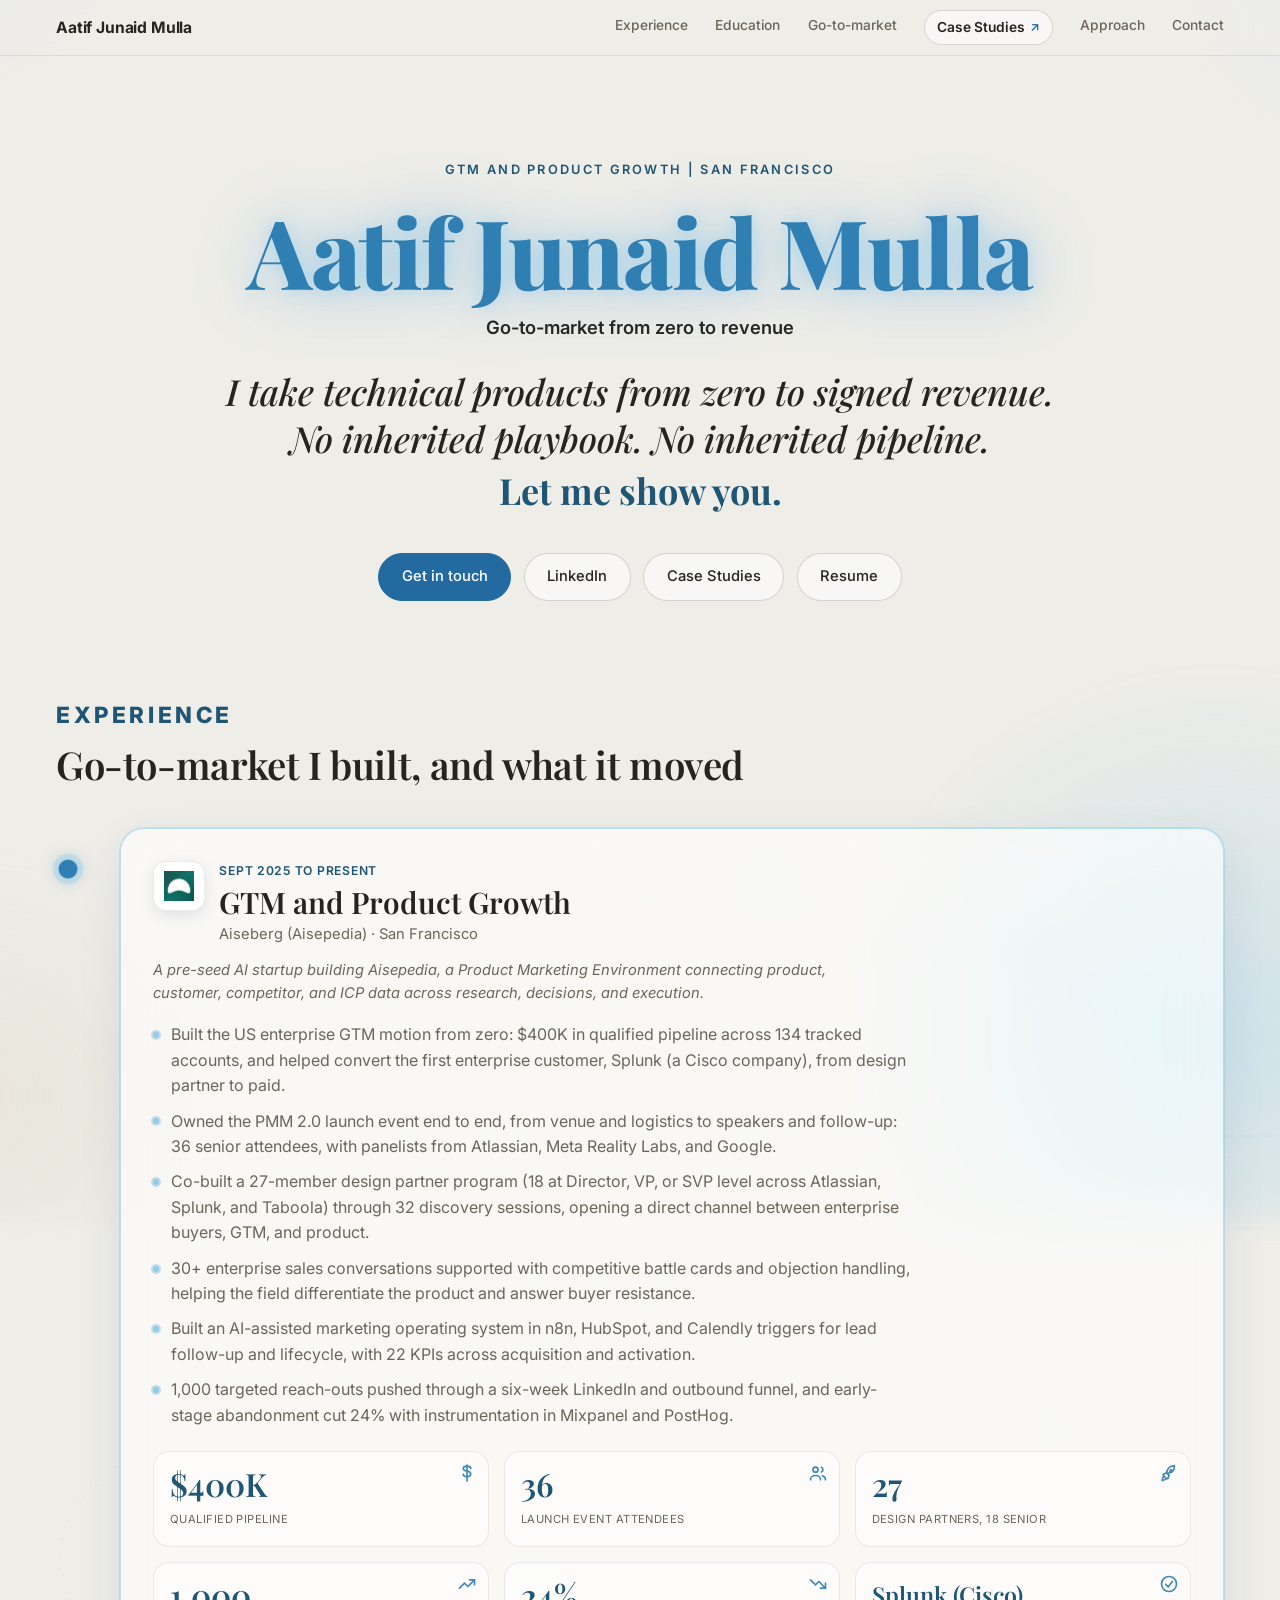
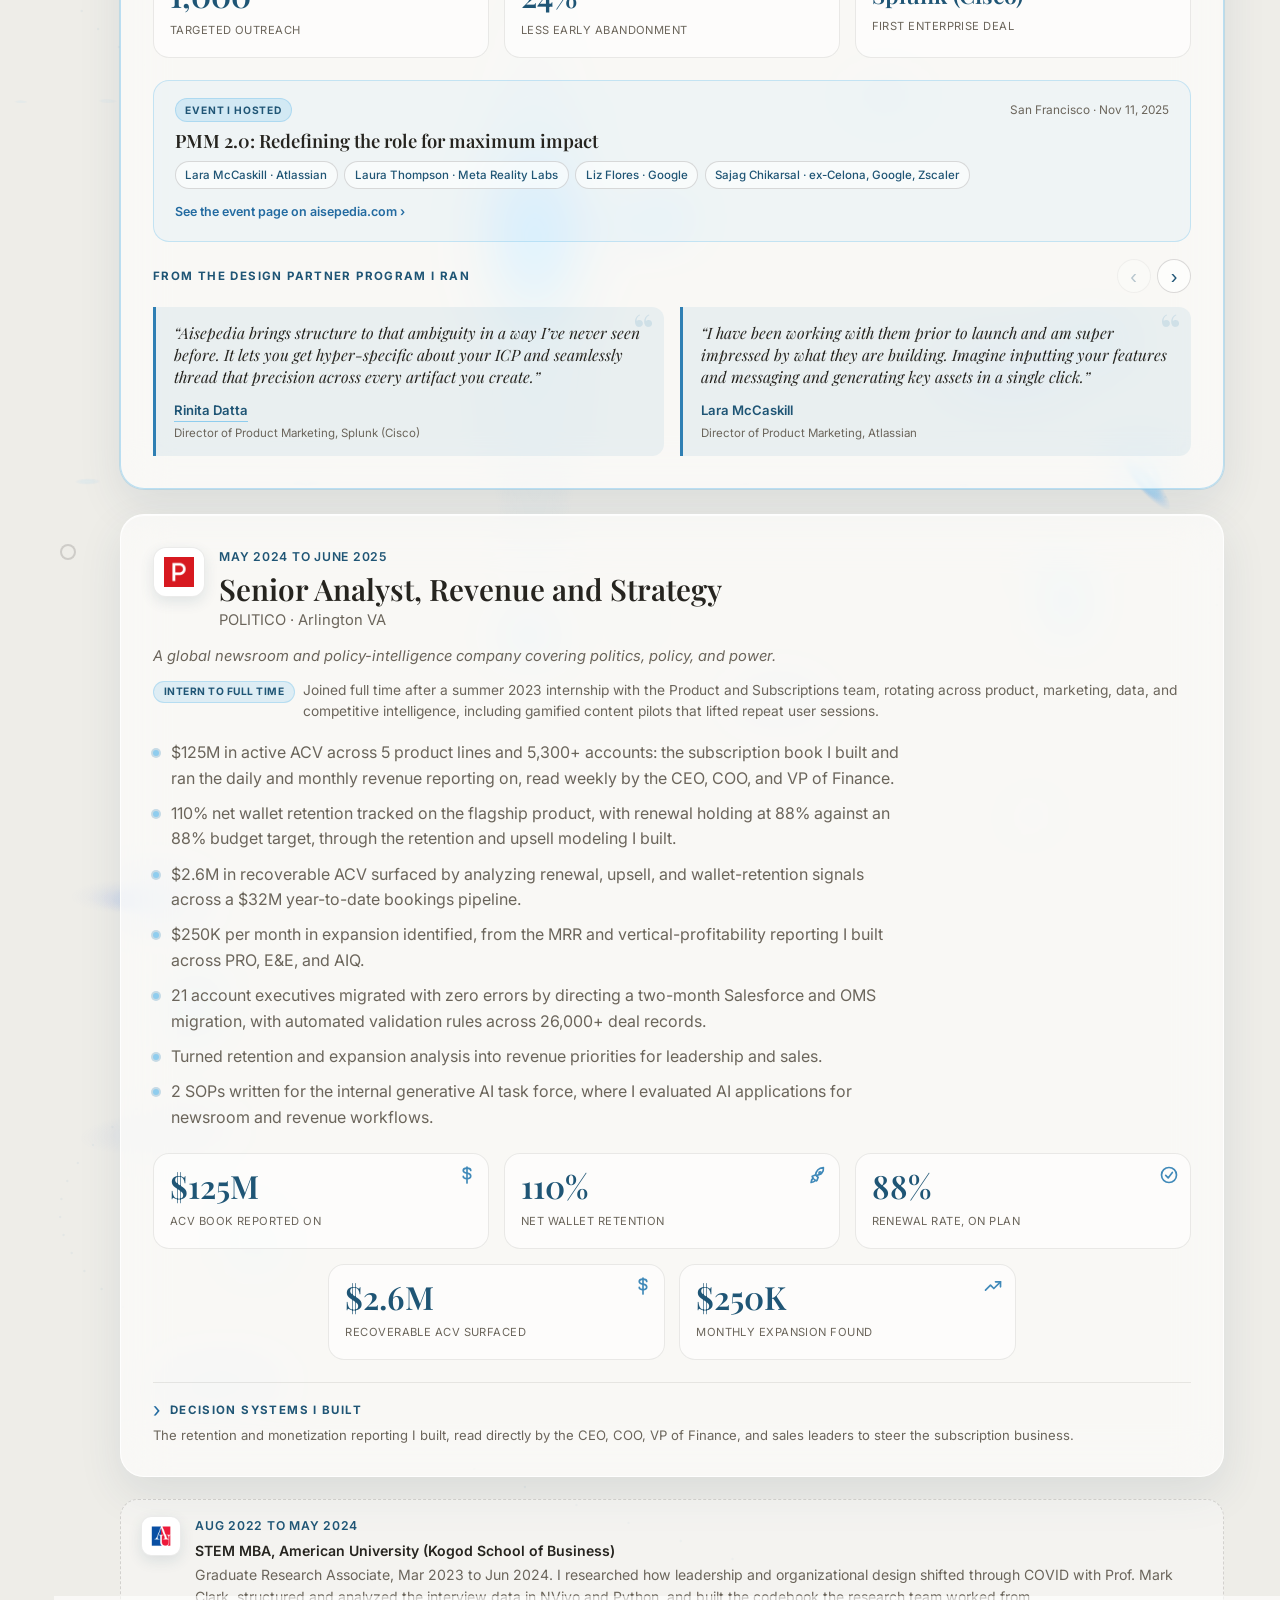
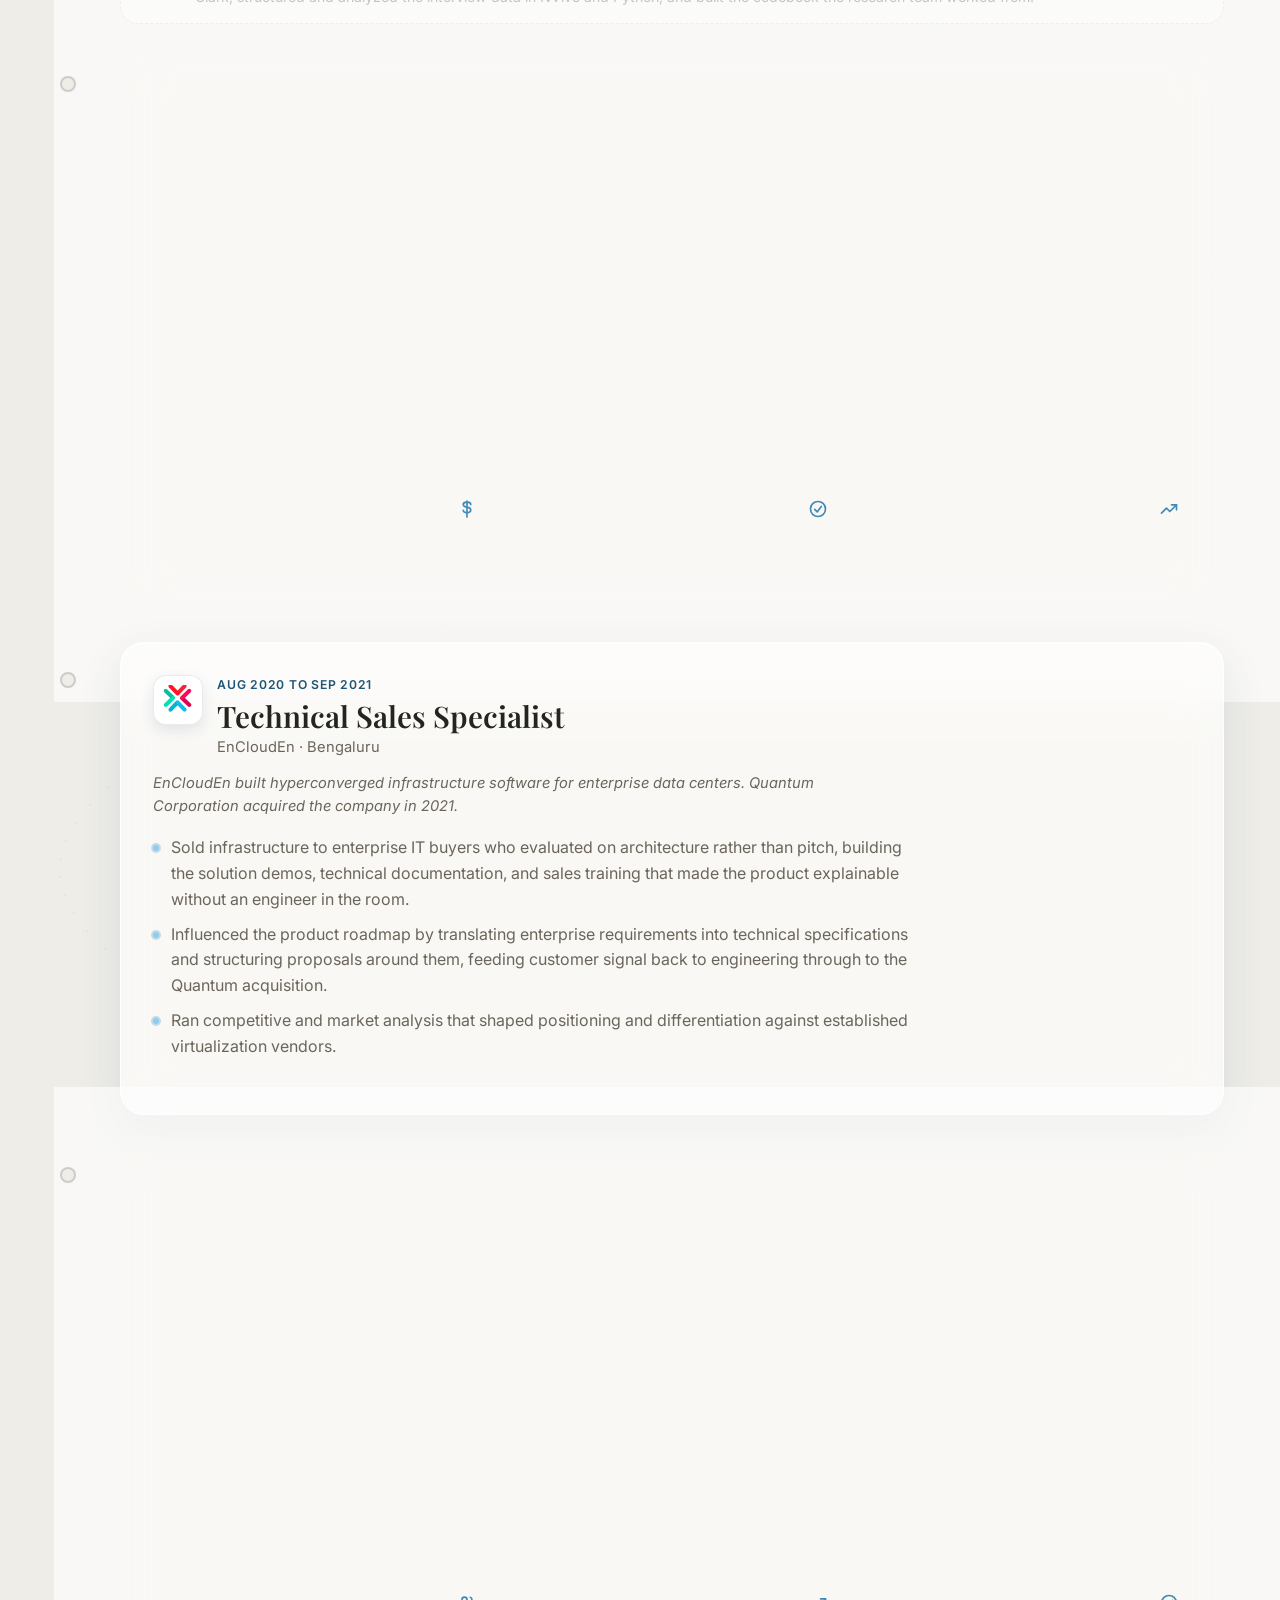
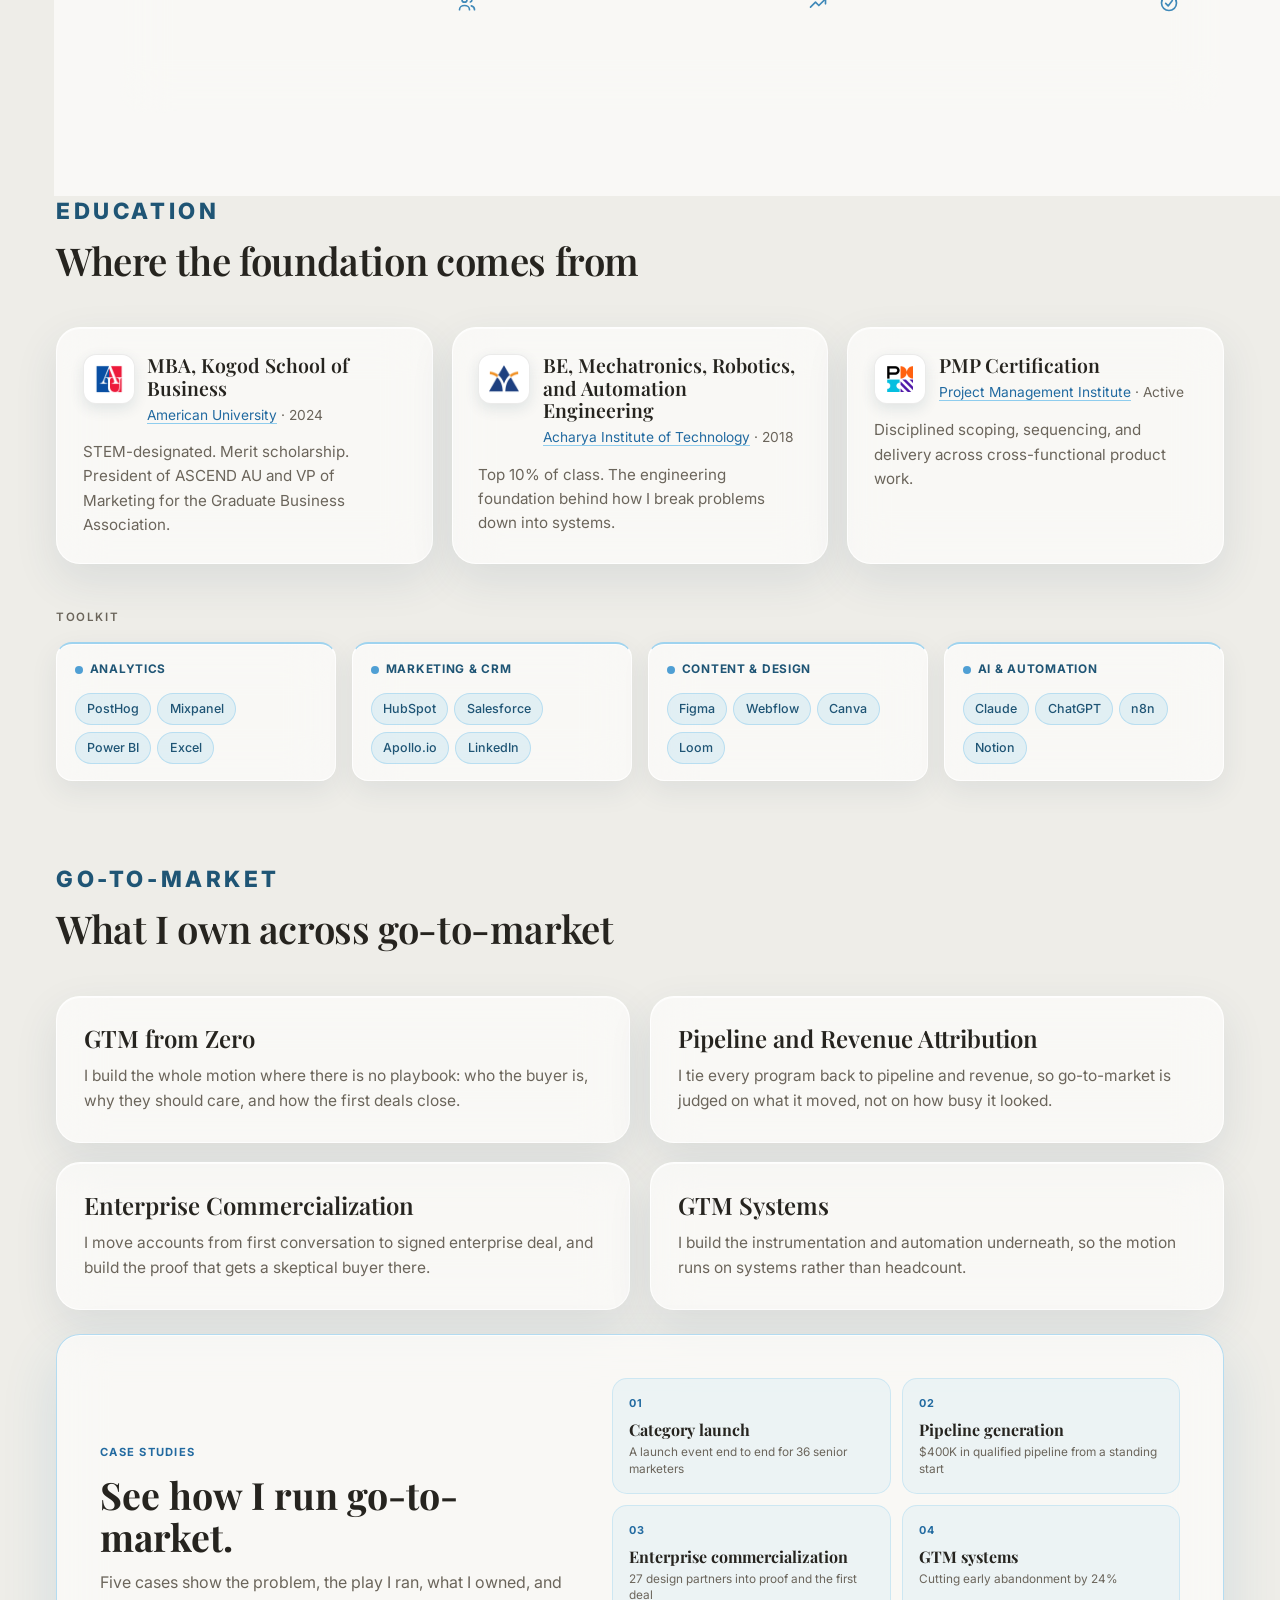
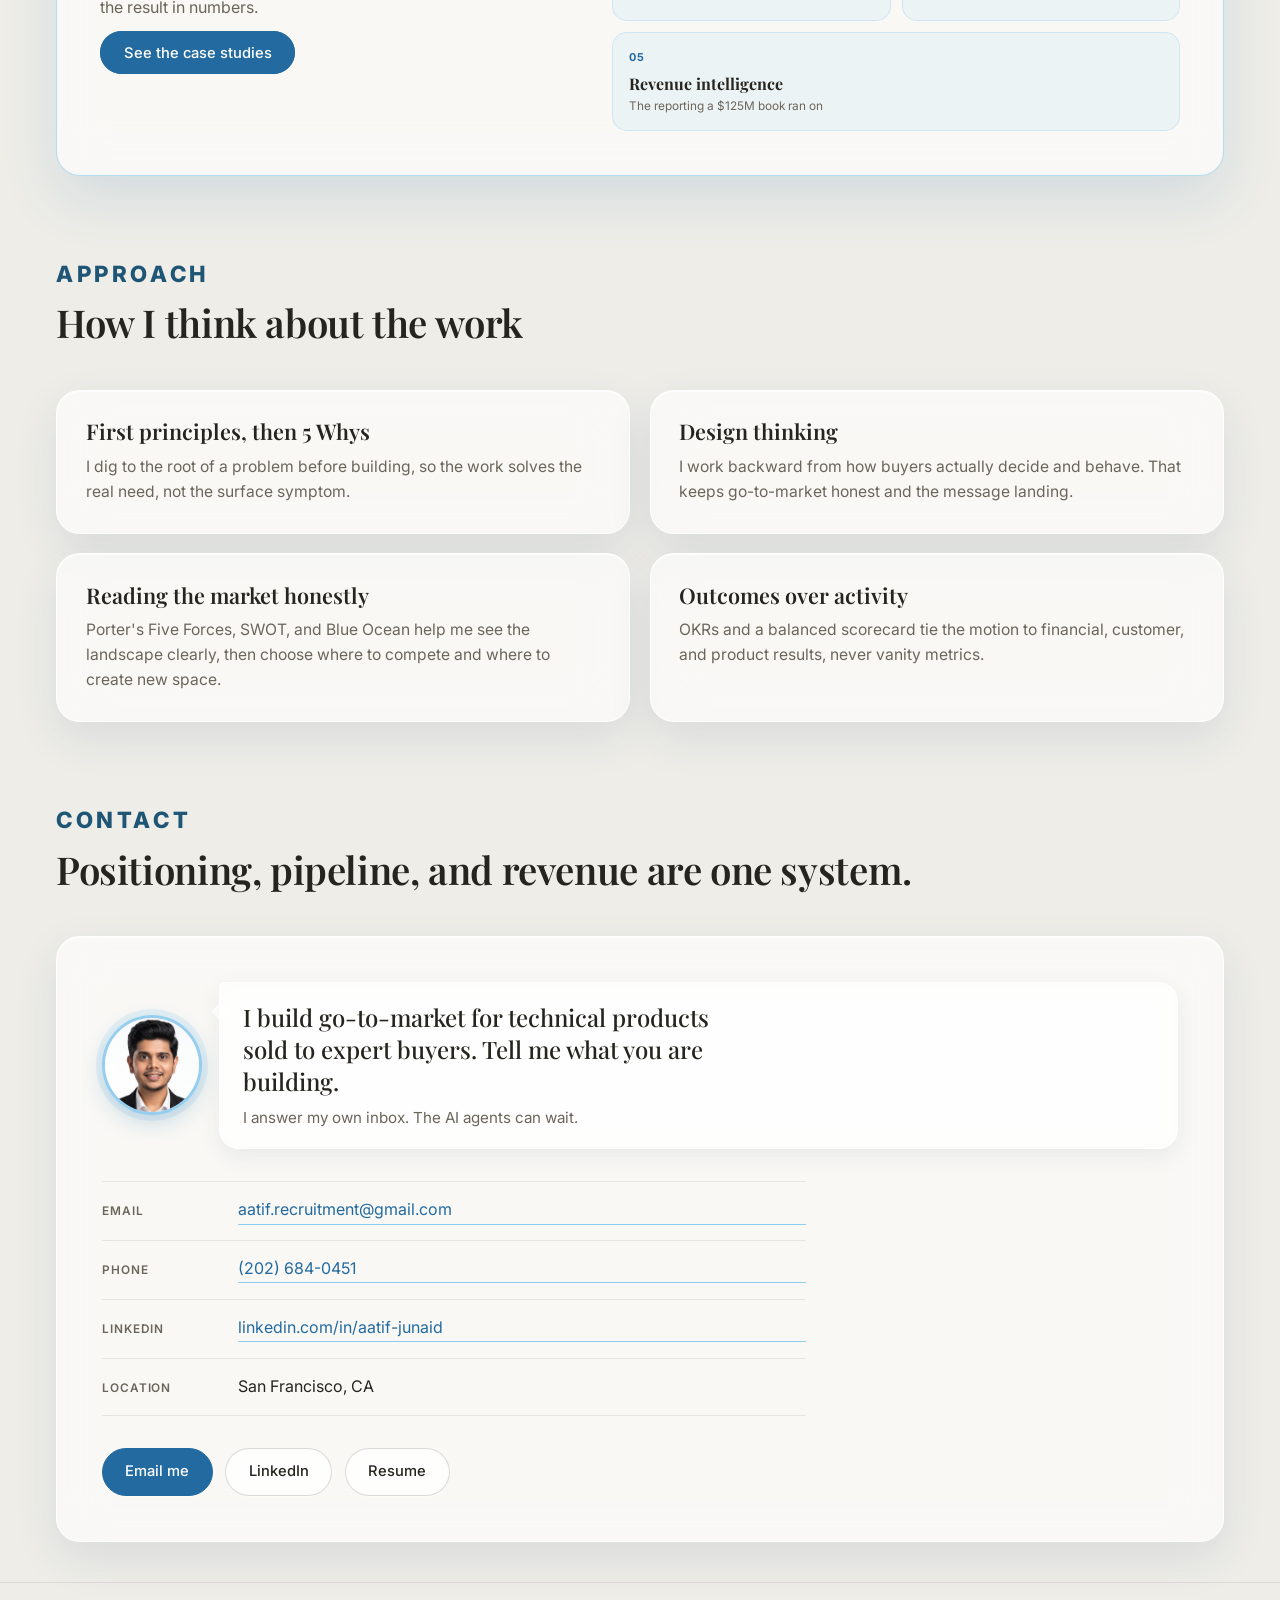
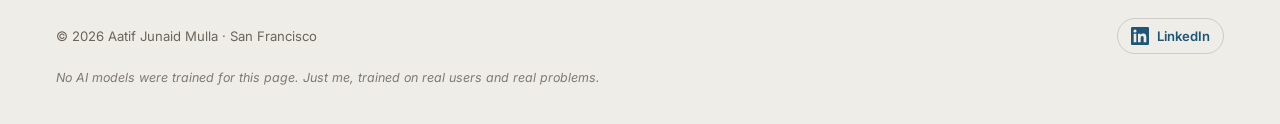
<file: index.html>
<!DOCTYPE html>
<html lang="en">
<head>
  <meta charset="UTF-8" />
  <meta name="viewport" content="width=device-width, initial-scale=1.0" />
  <title>Aatif Junaid Mulla · GTM and Product Growth</title>
  <meta name="description" content="Aatif Junaid Mulla works across GTM and product growth in San Francisco. He takes AI-native and B2B SaaS products from zero to signed revenue: positioning, demand, pipeline, and enterprise commercialization." />

  <!-- Open Graph (controls how the link looks when shared on LinkedIn, Slack, etc.) -->
  <meta property="og:type" content="website" />
  <meta property="og:url" content="https://aatifmulla.me" />
  <meta property="og:title" content="Aatif Junaid Mulla · GTM and Product Growth" />
  <meta property="og:description" content="I take technical products from zero to signed revenue. No inherited playbook. No inherited pipeline." />
  <meta property="og:image" content="https://aatifmulla.me/og-image.jpg?v=4" />
  <meta property="og:image:type" content="image/jpeg" />
  <meta property="og:image:width" content="2400" />
  <meta property="og:image:height" content="1260" />
  <meta property="og:image:alt" content="Aatif Junaid Mulla, GTM and product growth, San Francisco" />
  <meta name="twitter:card" content="summary_large_image" />
  <meta name="twitter:title" content="Aatif Junaid Mulla · GTM and Product Growth" />
  <meta name="twitter:description" content="GTM and product growth: go-to-market from zero, pipeline and revenue attribution, enterprise commercialization." />
  <meta name="twitter:image" content="https://aatifmulla.me/og-image.jpg?v=4" />

  <meta name="theme-color" content="#FBF9F5" />
  <link rel="canonical" href="https://aatifmulla.me/" />
  <meta name="referrer" content="strict-origin-when-cross-origin" />

  <!-- Structured data for richer search results -->
  <script type="application/ld+json">
  {
    "@context": "https://schema.org",
    "@type": "ProfilePage",
    "dateModified": "2026-08-22T08:53:36-07:00",
    "mainEntity": {
      "@type": "Person",
      "@id": "https://aatifmulla.me/#person",
      "name": "Aatif Junaid Mulla",
      "alternateName": "Aatif Mulla",
      "url": "https://aatifmulla.me",
      "image": "https://aatifmulla.me/assets/headshot.jpg",
      "jobTitle": "GTM and Product Growth",
      "description": "GTM and product growth operator in San Francisco. Takes technical products, AI-native and B2B SaaS, from zero to signed revenue, covering ICP and positioning, demand generation, pipeline, enterprise commercialization, and the revenue operations underneath.",
      "email": "mailto:aatif.recruitment@gmail.com",
      "worksFor": {
        "@type": "Organization",
        "name": "Aiseberg",
        "url": "https://www.aiseberg.com/",
        "makesOffer": {
          "@type": "Offer",
          "itemOffered": { "@type": "SoftwareApplication", "name": "Aisepedia", "url": "https://www.aisepedia.com/" }
        }
      },
      "address": { "@type": "PostalAddress", "addressLocality": "San Francisco", "addressRegion": "CA", "addressCountry": "US" },
      "alumniOf": [
        { "@type": "CollegeOrUniversity", "name": "American University, Kogod School of Business", "url": "https://www.american.edu/" },
        { "@type": "CollegeOrUniversity", "name": "Acharya Institute of Technology", "url": "https://www.acharya.ac.in/" }
      ],
      "hasCredential": {
        "@type": "EducationalOccupationalCredential",
        "credentialCategory": "Professional Certification",
        "name": "Project Management Professional (PMP)",
        "recognizedBy": { "@type": "Organization", "name": "Project Management Institute", "url": "https://www.pmi.org/" }
      },
      "knowsAbout": ["Go-to-Market Strategy", "Go-to-Market Execution", "Revenue Operations", "Growth Strategy", "Demand Generation", "Pipeline Development", "Enterprise Commercialization", "Sales Enablement", "Competitive Intelligence", "Customer Discovery", "ICP Definition", "Product Positioning", "Marketing Automation", "B2B SaaS", "Agentic AI"],
      "sameAs": ["https://www.linkedin.com/in/aatif-junaid"]
    }
  }
  </script>
  <link rel="icon" href="/favicon.ico" sizes="any" />
  <link rel="icon" type="image/svg+xml" href="/favicon.svg" />
  <link rel="icon" type="image/png" sizes="32x32" href="/favicon-32x32.png" />
  <link rel="icon" type="image/png" sizes="16x16" href="/favicon-16x16.png" />
  <link rel="apple-touch-icon" sizes="180x180" href="/apple-touch-icon.png" />

  <!-- Fonts: Playfair Display (artistic display) + Inter (hyper-clean body) -->
  <link rel="preconnect" href="https://fonts.googleapis.com" />
  <link rel="preconnect" href="https://fonts.gstatic.com" crossorigin />
  <link rel="preconnect" href="https://static.cloudflareinsights.com" crossorigin />
  <link rel="dns-prefetch" href="https://static.cloudflareinsights.com" />
  <link href="https://fonts.googleapis.com/css2?family=Inter:wght@400;500;600;700&family=Playfair+Display:ital,wght@0,500;0,600;0,700;0,800;1,500&display=swap" rel="stylesheet" />

  <link rel="stylesheet" href="styles.css?v=49" />
  <!-- Without JS the reveal observer never runs, so make sure nothing stays invisible. -->
  <noscript><style>.reveal { opacity: 1 !important; transform: none !important; }</style></noscript>
</head>
<body>

  <a class="skip-link" href="#top">Skip to content</a>

  <!-- Icon sprite for the tiny metric animations -->
  <svg width="0" height="0" style="position:absolute" aria-hidden="true" focusable="false">
    <symbol id="ic-money" viewBox="0 0 24 24" fill="none" stroke="currentColor" stroke-width="2" stroke-linecap="round" stroke-linejoin="round"><line x1="12" y1="2.5" x2="12" y2="21.5"/><path d="M16.5 6.5C16.5 4.8 14.5 3.7 12 3.7S7.5 4.8 7.5 6.5 9.5 9.3 12 9.8s4.5 1.6 4.5 3.4-2 3.1-4.5 3.1-4.5-1-4.5-2.8"/></symbol>
    <symbol id="ic-users" viewBox="0 0 24 24" fill="none" stroke="currentColor" stroke-width="2" stroke-linecap="round" stroke-linejoin="round"><circle cx="9" cy="8" r="3"/><path d="M3 20c0-3 2.7-5 6-5s6 2 6 5"/><path d="M16 5.2a3 3 0 0 1 0 5.6M21 20c0-2.3-1.7-4-3.8-4.6"/></symbol>
    <symbol id="ic-rocket" viewBox="0 0 24 24" fill="none" stroke="currentColor" stroke-width="2" stroke-linecap="round" stroke-linejoin="round"><path d="M12 15l-3-3c.7-5 4.2-8.4 9.5-9 .6 5.3-2.8 8.8-8 9.5z"/><path d="M9 12l-3.5 1.2c-.4.1-.6.6-.4 1l1.4 2.1m1.2 1.2 2.1 1.4c.4.2.9 0 1-.4L12 15"/><path d="M5.5 16.5c-1.3 1.1-1.8 4.5-1.8 4.5s3.4-.5 4.5-1.8"/><circle cx="14.5" cy="9.5" r="1.4"/></symbol>
    <symbol id="ic-up" viewBox="0 0 24 24" fill="none" stroke="currentColor" stroke-width="2" stroke-linecap="round" stroke-linejoin="round"><polyline points="3 17 9 11 13 15 21 7"/><polyline points="15 7 21 7 21 13"/></symbol>
    <symbol id="ic-down" viewBox="0 0 24 24" fill="none" stroke="currentColor" stroke-width="2" stroke-linecap="round" stroke-linejoin="round"><polyline points="3 7 9 13 13 9 21 17"/><polyline points="15 17 21 17 21 11"/></symbol>
    <symbol id="ic-bolt" viewBox="0 0 24 24" fill="currentColor" stroke="none"><path d="M13 2 4 14h6l-1 8 9-12h-6l1-8z"/></symbol>
    <symbol id="ic-win" viewBox="0 0 24 24" fill="none" stroke="currentColor" stroke-width="2" stroke-linecap="round" stroke-linejoin="round"><circle cx="12" cy="12" r="9"/><polyline points="8 12.5 11 15.5 16 9"/></symbol>
  </svg>

  <header class="site-header">
    <a class="wordmark" href="https://www.linkedin.com/in/aatif-junaid/" target="_blank" rel="noopener">Aatif Junaid Mulla</a>
    <nav class="site-nav" aria-label="Primary">
      <a href="#experience">Experience</a>
      <a href="#education">Education</a>
      <a href="#samples">Go-to-market</a>
      <a class="nav-page" href="case-studies.html">Case Studies<span class="nav-page__arrow" aria-hidden="true">&#8599;</span></a>
      <a href="#thinking">Approach</a>
      <a href="#contact">Contact</a>
    </nav>
  </header>

  <main id="top">

    <!-- HERO -->
    <section class="hero">
      <p class="kicker reveal">GTM and Product Growth | San Francisco</p>
      <h1 class="hero__name reveal">Aatif Junaid Mulla</h1>
      <p class="hero__tagline reveal">Go-to-market from zero to revenue</p>
      <div class="hero__story reveal">
        <p class="hero__statement">
          <span>I take technical products from zero to signed revenue.</span>
          <span>No inherited playbook. No inherited pipeline.</span>
          <strong>Let me show you.</strong>
        </p>
      </div>

      <div class="hero__actions reveal">
        <!--email_off--><a class="btn btn--primary" href="mailto:aatif.recruitment@gmail.com">Get in touch</a><!--/email_off-->
        <a class="btn" href="https://www.linkedin.com/in/aatif-junaid" target="_blank" rel="noopener">LinkedIn</a>
        <a class="btn" href="case-studies.html">Case Studies</a>
        <a class="btn" href="resume.pdf?v=2026-08f" target="_blank" rel="noopener">Resume</a>
      </div>
    </section>

    <!-- EXPERIENCE TIMELINE -->
    <section class="section" id="experience">
      <div class="section-head reveal">
        <span class="eyebrow">Experience</span>
        <h2 class="section-title">Go-to-market I built, and what it moved</h2>
      </div>

      <div class="timeline">
        <canvas class="tl-comet" aria-hidden="true"></canvas>
        <ol class="timeline__list">

        <!-- Aiseberg / Aisepedia -->
        <li class="tl-item reveal">
          <span class="tl-dot" aria-hidden="true"></span>
          <div class="tile tl-card">
            <div class="tl-head">
              <a class="logo-chip" href="https://aisepedia.com" target="_blank" rel="noopener" data-mono="A" aria-label="Visit Aisepedia">
                <img src="assets/logos/aisepedia.png" alt="Aisepedia logo" width="256" height="256" loading="lazy" decoding="async" onerror="this.style.display='none'" />
              </a>
              <div class="tl-headtext">
                <div class="tl-date">Sept 2025 to present</div>
                <h3 class="tl-role">GTM and Product Growth</h3>
                <div class="tl-org">Aiseberg (Aisepedia) &middot; San Francisco</div>
              </div>
            </div>
            <p class="tl-desc">A pre-seed AI startup building Aisepedia, a Product Marketing Environment connecting product, customer, competitor, and ICP data across research, decisions, and execution.</p>

            <ul class="tl-points">
              <li>Built the US enterprise GTM motion from zero: $400K in qualified pipeline across 134 tracked accounts, and helped convert the first enterprise customer, Splunk (a Cisco company), from design partner to paid.</li>
              <li>Owned the PMM 2.0 launch event end to end, from venue and logistics to speakers and follow-up: 36 senior attendees, with panelists from Atlassian, Meta Reality Labs, and Google.</li>
              <li>Co-built a 27-member design partner program (18 at Director, VP, or SVP level across Atlassian, Splunk, and Taboola) through 32 discovery sessions, opening a direct channel between enterprise buyers, GTM, and product.</li>
              <li>30+ enterprise sales conversations supported with competitive battle cards and objection handling, helping the field differentiate the product and answer buyer resistance.</li>
              <li>Built an AI-assisted marketing operating system in n8n, HubSpot, and Calendly triggers for lead follow-up and lifecycle, with 22 KPIs across acquisition and activation.</li>
              <li>1,000 targeted reach-outs pushed through a six-week LinkedIn and outbound funnel, and early-stage abandonment cut 24% with instrumentation in Mixpanel and PostHog.</li>
            </ul>

            <div class="metrics" aria-label="Aisepedia results">
              <div class="metric metric--money"><span class="mi" aria-hidden="true"><svg><use href="#ic-money"/></svg></span><span class="metric__num">$400K</span><span class="metric__label">Qualified pipeline</span></div>
              <div class="metric metric--users"><span class="mi" aria-hidden="true"><svg><use href="#ic-users"/></svg></span><span class="metric__num">36</span><span class="metric__label">Launch event attendees</span></div>
              <div class="metric metric--rocket"><span class="mi" aria-hidden="true"><svg><use href="#ic-rocket"/></svg></span><span class="metric__num">27</span><span class="metric__label">Design partners, 18 senior</span></div>
              <div class="metric metric--up"><span class="mi" aria-hidden="true"><svg><use href="#ic-up"/></svg></span><span class="metric__num">1,000</span><span class="metric__label">Targeted outreach</span></div>
              <div class="metric metric--down"><span class="mi" aria-hidden="true"><svg><use href="#ic-down"/></svg></span><span class="metric__num">24%</span><span class="metric__label">Less early abandonment</span></div>
              <div class="metric metric--win"><span class="mi" aria-hidden="true"><svg><use href="#ic-win"/></svg></span><span class="metric__num metric__num--sm">Splunk (Cisco)</span><span class="metric__label">First enterprise deal</span></div>
            </div>

            <a class="event-strip reveal" href="https://www.aisepedia.com/events/pmm-2-0" target="_blank" rel="noopener" aria-label="PMM 2.0 event page on aisepedia.com">
              <div class="event-strip__head">
                <span class="event-strip__badge">Event I hosted</span>
                <span class="event-strip__meta">San Francisco &middot; Nov 11, 2025</span>
              </div>
              <span class="event-strip__title">PMM 2.0: Redefining the role for maximum impact</span>
              <ul class="event-strip__panelists">
                <li>Lara McCaskill &middot; Atlassian</li>
                <li>Laura Thompson &middot; Meta Reality Labs</li>
                <li>Liz Flores &middot; Google</li>
                <li>Sajag Chikarsal &middot; ex-Celona, Google, Zscaler</li>
              </ul>
              <span class="event-strip__link">See the event page on aisepedia.com &rsaquo;</span>
            </a>

            <div class="dp-carousel reveal" aria-label="Design partner testimonials">
              <div class="dp-head">
                <span class="dp-label">From the design partner program I ran</span>
                <div class="dp-nav">
                  <button class="dp-arrow" type="button" data-dir="-1" aria-label="Previous testimonials">&lsaquo;</button>
                  <button class="dp-arrow" type="button" data-dir="1" aria-label="Next testimonials">&rsaquo;</button>
                </div>
              </div>
              <div class="dp-track">
                <figure class="dp-slide">
                  <blockquote>&ldquo;Aisepedia brings structure to that ambiguity in a way I&rsquo;ve never seen before. It lets you get hyper-specific about your ICP and seamlessly thread that precision across every artifact you create.&rdquo;</blockquote>
                  <figcaption>
                    <a class="dp-name" href="https://www.linkedin.com/in/rinitadatta/" target="_blank" rel="noopener">Rinita Datta</a>
                    <span class="dp-role">Director of Product Marketing, Splunk (Cisco)</span>
                  </figcaption>
                </figure>
                <figure class="dp-slide">
                  <blockquote>&ldquo;I have been working with them prior to launch and am super impressed by what they are building. Imagine inputting your features and messaging and generating key assets in a single click.&rdquo;</blockquote>
                  <figcaption>
                    <span class="dp-name">Lara McCaskill</span>
                    <span class="dp-role">Director of Product Marketing, Atlassian</span>
                  </figcaption>
                </figure>
                <figure class="dp-slide">
                  <blockquote>&ldquo;Aisepedia has the potential to be the mecca of PMM AI tools for market research and developing differentiated messaging and positioning.&rdquo;</blockquote>
                  <figcaption>
                    <span class="dp-name">Michele Nieberding</span>
                    <span class="dp-role">Head of Product Marketing, Optiversal</span>
                  </figcaption>
                </figure>
                <figure class="dp-slide">
                  <blockquote>&ldquo;I worked with the team on the ICP Comparison Guide. The depth was immediately obvious: need scoring, ICP fit, buyer dynamics, all in one place. I especially loved the insights about each audience.&rdquo;</blockquote>
                  <figcaption>
                    <span class="dp-name">Katie McPhee</span>
                    <span class="dp-role">Global Product Marketing Leader, WP Engine</span>
                  </figcaption>
                </figure>
              </div>
            </div>
          </div>
        </li>

        <!-- POLITICO -->
        <li class="tl-item reveal">
          <span class="tl-dot" aria-hidden="true"></span>
          <div class="tile tl-card">
            <div class="tl-head">
              <a class="logo-chip" href="https://www.politico.com/" target="_blank" rel="noopener" data-mono="P" aria-label="Visit POLITICO">
                <img src="assets/logos/politico.png" alt="POLITICO logo" width="256" height="256" loading="lazy" decoding="async" onerror="this.style.display='none'" />
              </a>
              <div class="tl-headtext">
                <div class="tl-date">May 2024 to June 2025</div>
                <h3 class="tl-role">Senior Analyst, Revenue and Strategy</h3>
                <div class="tl-org">POLITICO &middot; Arlington VA</div>
              </div>
            </div>
            <p class="tl-desc">A global newsroom and policy-intelligence company covering politics, policy, and power.</p>
            <p class="tl-note"><span class="tl-note__badge">Intern to full time</span><span class="tl-note__text">Joined full time after a summer 2023 internship with the Product and Subscriptions team, rotating across product, marketing, data, and competitive intelligence, including gamified content pilots that lifted repeat user sessions.</span></p>

            <ul class="tl-points">
              <li>$125M in active ACV across 5 product lines and 5,300+ accounts: the subscription book I built and ran the daily and monthly revenue reporting on, read weekly by the CEO, COO, and VP of Finance.</li>
              <li>110% net wallet retention tracked on the flagship product, with renewal holding at 88% against an 88% budget target, through the retention and upsell modeling I built.</li>
              <li>$2.6M in recoverable ACV surfaced by analyzing renewal, upsell, and wallet-retention signals across a $32M year-to-date bookings pipeline.</li>
              <li>$250K per month in expansion identified, from the MRR and vertical-profitability reporting I built across PRO, E&amp;E, and AIQ.</li>
              <li>21 account executives migrated with zero errors by directing a two-month Salesforce and OMS migration, with automated validation rules across 26,000+ deal records.</li>
              <li>Turned retention and expansion analysis into revenue priorities for leadership and sales.</li>
              <li>2 SOPs written for the internal generative AI task force, where I evaluated AI applications for newsroom and revenue workflows.</li>
            </ul>

            <div class="metrics metrics--balanced" aria-label="POLITICO results">
              <div class="metric metric--money"><span class="mi" aria-hidden="true"><svg><use href="#ic-money"/></svg></span><span class="metric__num">$125M</span><span class="metric__label">ACV book reported on</span></div>
              <div class="metric metric--rocket"><span class="mi" aria-hidden="true"><svg><use href="#ic-rocket"/></svg></span><span class="metric__num">110%</span><span class="metric__label">Net wallet retention</span></div>
              <div class="metric metric--win"><span class="mi" aria-hidden="true"><svg><use href="#ic-win"/></svg></span><span class="metric__num">88%</span><span class="metric__label">Renewal rate, on plan</span></div>
              <div class="metric metric--money"><span class="mi" aria-hidden="true"><svg><use href="#ic-money"/></svg></span><span class="metric__num">$2.6M</span><span class="metric__label">Recoverable ACV surfaced</span></div>
              <div class="metric metric--up"><span class="mi" aria-hidden="true"><svg><use href="#ic-up"/></svg></span><span class="metric__num">$250K</span><span class="metric__label">Monthly expansion found</span></div>
            </div>

            <details class="reports">
              <summary class="reports__summary">
                <span class="reports__head">
                  <span class="reports__chev" aria-hidden="true">&rsaquo;</span>
                  <span class="reports__title">Decision systems I built</span>
                </span>
                <span class="reports__meta">The retention and monetization reporting I built, read directly by the CEO, COO, VP of Finance, and sales leaders to steer the subscription business.</span>
              </summary>
              <ul class="reports__list">
                <li class="reports__item"><span class="reports__freq">Daily</span><span class="reports__body"><strong>Wallet Retention Report.</strong> The retention engine tracking renewal and net-retention economics across the full subscription book.</span></li>
                <li class="reports__item"><span class="reports__freq">Weekly</span><span class="reports__body"><strong>Renewal Report.</strong> Flagged every deal renewing flat or under 5% to the sales team and VP of Finance so at-risk renewals surfaced early.</span></li>
                <li class="reports__item"><span class="reports__freq">Monthly</span><span class="reports__body"><strong>MRR Deck.</strong> Refreshed the RevOps slides in the monthly recurring-revenue deck from live data pulls.</span></li>
                <li class="reports__item"><span class="reports__freq">Monthly</span><span class="reports__body"><strong>Vertical Profitability Report.</strong> Tracked profitability across POLITICO's 17 policy verticals month over month, subscriptions against media, and flagged any vertical slipping from the prior month.</span></li>
              </ul>
              <p class="reports__foot">Also day to day: EU mirror-deal setup and account access, assigning every new account to the right AE by industry, RevOps Jira triage, and order verification three times a day.</p>
            </details>
          </div>
        </li>

        <!-- MBA interlude: explains the Jul 2022 to May 2024 gap -->
        <li class="tl-item tl-item--gap reveal">
          <div class="tl-gapcard">
            <a class="logo-chip logo-chip--sm" href="https://www.american.edu/" target="_blank" rel="noopener" aria-label="Visit American University">
              <img src="assets/logos/american.png" alt="American University logo" width="256" height="256" loading="lazy" decoding="async" onerror="this.style.display='none'" />
            </a>
            <div>
              <div class="tl-date">Aug 2022 to May 2024</div>
              <p class="tl-gaptext"><strong>STEM MBA, American University (Kogod School of Business)</strong></p>
              <p class="tl-gaptext">Graduate Research Associate, Mar 2023 to Jun 2024. I researched how leadership and organizational design shifted through COVID with Prof. Mark Clark, structured and analyzed the interview data in NVivo and Python, and built the codebook the research team worked from.</p>
            </div>
          </div>
        </li>

        <!-- Quantum -->
        <li class="tl-item reveal">
          <span class="tl-dot" aria-hidden="true"></span>
          <div class="tile tl-card">
            <div class="tl-head">
              <a class="logo-chip" href="https://www.quantum.com/" target="_blank" rel="noopener" data-mono="Q" aria-label="Visit Quantum">
                <img src="assets/logos/quantum.svg" alt="Quantum Corporation logo" width="200" height="51" loading="lazy" decoding="async" onerror="this.style.display='none'" />
              </a>
              <div class="tl-headtext">
                <div class="tl-date">Oct 2021 to Jul 2022</div>
                <h3 class="tl-role">Technology Sales Specialist</h3>
                <div class="tl-org">Quantum Corporation &middot; Bengaluru</div>
              </div>
            </div>
            <p class="tl-desc">Quantum Corporation (NASDAQ: QMCO) builds data storage and management technology. It acquired EnCloudEn in 2021 (<a href="https://www.prnewswire.com/news-releases/quantum-announces-definitive-agreement-to-acquire-hyperconverged-software-startup-enclouden-technology-301363442.html" target="_blank" rel="noopener" class="tl-link">announcement</a>), and I moved across with the portfolio.</p>

            <ul class="tl-points">
              <li>$473K in YoY revenue recovered by rebuilding Salesforce contract workflows and running renewal audits across 80+ enterprise accounts, closing booking discrepancies with validation logic and pipeline governance.</li>
              <li>105% of the Q1 2022 target hit and 18% growth in major prospects, from partnering with sales leadership on territory design, quota capacity, and performance tracking.</li>
              <li>Ran competitive and market analysis on the data-center virtualization portfolio and fed it into enablement, sharpening how the field positioned against established hypervisor and storage vendors.</li>
            </ul>

            <div class="metrics" aria-label="Quantum results">
              <div class="metric metric--money"><span class="mi" aria-hidden="true"><svg><use href="#ic-money"/></svg></span><span class="metric__num">$473K</span><span class="metric__label">YoY revenue recovered</span></div>
              <div class="metric metric--win"><span class="mi" aria-hidden="true"><svg><use href="#ic-win"/></svg></span><span class="metric__num">105%</span><span class="metric__label">Q1 2022 target</span></div>
              <div class="metric metric--up"><span class="mi" aria-hidden="true"><svg><use href="#ic-up"/></svg></span><span class="metric__num">18%</span><span class="metric__label">Prospect growth</span></div>
            </div>
          </div>
        </li>

        <!-- EnCloudEn -->
        <li class="tl-item reveal">
          <span class="tl-dot" aria-hidden="true"></span>
          <div class="tile tl-card">
            <div class="tl-head">
              <span class="logo-chip logo-chip--mark">
                <img src="assets/logos/enclouden.png" alt="EnCloudEn logo" width="120" height="120" loading="lazy" decoding="async" onerror="this.style.display='none'" />
              </span>
              <div class="tl-headtext">
                <div class="tl-date">Aug 2020 to Sep 2021</div>
                <h3 class="tl-role">Technical Sales Specialist</h3>
                <div class="tl-org">EnCloudEn &middot; Bengaluru</div>
              </div>
            </div>
            <p class="tl-desc">EnCloudEn built hyperconverged infrastructure software for enterprise data centers. Quantum Corporation acquired the company in 2021.</p>

            <ul class="tl-points">
              <li>Sold infrastructure to enterprise IT buyers who evaluated on architecture rather than pitch, building the solution demos, technical documentation, and sales training that made the product explainable without an engineer in the room.</li>
              <li>Influenced the product roadmap by translating enterprise requirements into technical specifications and structuring proposals around them, feeding customer signal back to engineering through to the Quantum acquisition.</li>
              <li>Ran competitive and market analysis that shaped positioning and differentiation against established virtualization vendors.</li>
            </ul>
          </div>
        </li>

        <!-- Peepal -->
        <li class="tl-item reveal">
          <span class="tl-dot" aria-hidden="true"></span>
          <div class="tile tl-card">
            <div class="tl-head">
              <a class="logo-chip logo-chip--dark" href="https://peepalconsulting.com/" target="_blank" rel="noopener" data-mono="P" aria-label="Visit Peepal Consulting">
                <img src="assets/logos/peepal.png" alt="Peepal Consulting logo" width="2482" height="886" loading="lazy" decoding="async" onerror="this.style.display='none'" />
              </a>
              <div class="tl-headtext">
                <div class="tl-date">Dec 2018 to Jul 2020</div>
                <h3 class="tl-role">Lead, Business Strategy</h3>
                <div class="tl-org">Peepal Consulting &middot; Bengaluru</div>
              </div>
            </div>
            <p class="tl-desc">Peepal Consulting is a Bengaluru-based talent and business strategy firm serving enterprise technology clients.</p>
            <p class="tl-note"><span class="tl-note__badge">Associate to Lead</span><span class="tl-note__text">Joined as Associate, Business Strategy in Dec 2018 and stepped up to Lead in Feb 2020, reporting to the CEO and owning the full client cycle from prospecting and negotiation through delivery.</span></p>

            <ul class="tl-points">
              <li>9 consecutive months of beating revenue targets, earning the Peepal Centennial Award, owning delivery and growth across 56 enterprise accounts.</li>
              <li>76% growth in digital reach from an industry-first leadership event I led, alongside targeted campaigns, analytics, and sharper messaging.</li>
              <li>Scaled delivery capacity by leading and mentoring a team of interns on business research and client engagement.</li>
            </ul>

            <div class="metrics" aria-label="Peepal results">
              <div class="metric metric--users"><span class="mi" aria-hidden="true"><svg><use href="#ic-users"/></svg></span><span class="metric__num">56</span><span class="metric__label">Clients owned</span></div>
              <div class="metric metric--up"><span class="mi" aria-hidden="true"><svg><use href="#ic-up"/></svg></span><span class="metric__num">76%</span><span class="metric__label">Digital reach growth</span></div>
              <div class="metric metric--win"><span class="mi" aria-hidden="true"><svg><use href="#ic-win"/></svg></span><span class="metric__num">Award</span><span class="metric__label">Peepal Centennial</span></div>
            </div>
          </div>
        </li>

        </ol>
      </div>
    </section>

    <!-- EDUCATION -->
    <section class="section" id="education">
      <div class="section-head reveal">
        <span class="eyebrow">Education</span>
        <h2 class="section-title">Where the foundation comes from</h2>
      </div>

      <div class="edu-grid">
        <div class="tile edu-card reveal">
          <div class="edu-card__head">
            <a class="logo-chip" href="https://www.american.edu/" target="_blank" rel="noopener" data-mono="A" aria-label="Visit American University">
              <img src="assets/logos/american.png" alt="American University logo" width="256" height="256" loading="lazy" decoding="async" onerror="this.style.display='none'" />
            </a>
            <div>
              <h3 class="edu-card__deg">MBA, Kogod School of Business</h3>
              <div class="edu-card__school"><a href="https://www.american.edu/" target="_blank" rel="noopener" class="tl-link">American University</a> &middot; 2024</div>
            </div>
          </div>
          <p class="edu-card__note">STEM-designated. Merit scholarship. President of ASCEND AU and VP of Marketing for the Graduate Business Association.</p>
        </div>

        <div class="tile edu-card reveal">
          <div class="edu-card__head">
            <a class="logo-chip" href="https://www.acharya.ac.in/" target="_blank" rel="noopener" data-mono="A" aria-label="Visit Acharya Institute of Technology">
              <img src="assets/logos/acharya.png" alt="Acharya Institute of Technology logo" width="256" height="256" loading="lazy" decoding="async" onerror="this.style.display='none'" />
            </a>
            <div>
              <h3 class="edu-card__deg">BE, Mechatronics, Robotics, and Automation Engineering</h3>
              <div class="edu-card__school"><a href="https://www.acharya.ac.in/" target="_blank" rel="noopener" class="tl-link">Acharya Institute of Technology</a> &middot; 2018</div>
            </div>
          </div>
          <p class="edu-card__note">Top 10% of class. The engineering foundation behind how I break problems down into systems.</p>
        </div>

        <div class="tile edu-card reveal">
          <div class="edu-card__head">
            <a class="logo-chip" href="https://www.pmi.org/certifications/project-management-pmp" target="_blank" rel="noopener" data-mono="P" aria-label="About the PMP certification">
              <img src="assets/logos/pmi.png" alt="PMI logo" width="180" height="180" loading="lazy" decoding="async" onerror="this.style.display='none'" />
            </a>
            <div>
              <h3 class="edu-card__deg">PMP Certification</h3>
              <div class="edu-card__school"><a href="https://www.pmi.org/certifications/project-management-pmp" target="_blank" rel="noopener" class="tl-link">Project Management Institute</a> &middot; Active</div>
            </div>
          </div>
          <p class="edu-card__note">Disciplined scoping, sequencing, and delivery across cross-functional product work.</p>
        </div>
      </div>

      <div class="toolkit-wrap reveal">
        <span class="toolkit-label">Toolkit</span>
        <div class="tool-groups">
          <div class="tool-group">
            <span class="tool-group__name">Analytics</span>
            <ul class="tools"><li>PostHog</li><li>Mixpanel</li><li>Power BI</li><li>Excel</li></ul>
          </div>
          <div class="tool-group">
            <span class="tool-group__name">Marketing &amp; CRM</span>
            <ul class="tools"><li>HubSpot</li><li>Salesforce</li><li>Apollo.io</li><li>LinkedIn</li></ul>
          </div>
          <div class="tool-group">
            <span class="tool-group__name">Content &amp; Design</span>
            <ul class="tools"><li>Figma</li><li>Webflow</li><li>Canva</li><li>Loom</li></ul>
          </div>
          <div class="tool-group">
            <span class="tool-group__name">AI &amp; Automation</span>
            <ul class="tools"><li>Claude</li><li>ChatGPT</li><li>n8n</li><li>Notion</li></ul>
          </div>
        </div>
      </div>
    </section>

    <!-- PRODUCT WORK -->
    <section class="section" id="samples">
      <div class="section-head reveal">
        <span class="eyebrow">Go-to-market</span>
        <h2 class="section-title">What I own across go-to-market</h2>
      </div>

      <div class="sample-grid">
        <div class="tile sample reveal">
          <h3 class="sample__title">GTM from Zero</h3>
          <p class="sample__body">I build the whole motion where there is no playbook: who the buyer is, why they should care, and how the first deals close.</p>
        </div>

        <div class="tile sample reveal">
          <h3 class="sample__title">Pipeline and Revenue Attribution</h3>
          <p class="sample__body">I tie every program back to pipeline and revenue, so go-to-market is judged on what it moved, not on how busy it looked.</p>
        </div>

        <div class="tile sample reveal">
          <h3 class="sample__title">Enterprise Commercialization</h3>
          <p class="sample__body">I move accounts from first conversation to signed enterprise deal, and build the proof that gets a skeptical buyer there.</p>
        </div>

        <div class="tile sample reveal">
          <h3 class="sample__title">GTM Systems</h3>
          <p class="sample__body">I build the instrumentation and automation underneath, so the motion runs on systems rather than headcount.</p>
        </div>
      </div>

      <aside class="case-study-spotlight tile reveal" aria-labelledby="case-study-spotlight-title">
        <div class="case-study-spotlight__copy">
          <span class="case-study-spotlight__eyebrow">Case studies</span>
          <h3 id="case-study-spotlight-title">See how I run go-to-market.</h3>
          <p>Five cases show the problem, the play I ran, what I owned, and the result in numbers.</p>
          <a class="btn btn--primary" href="case-studies.html">See the case studies</a>
        </div>
        <ol class="case-study-spotlight__list">
          <li><span>01</span><strong>Category launch</strong><small>A launch event end to end for 36 senior marketers</small></li>
          <li><span>02</span><strong>Pipeline generation</strong><small>$400K in qualified pipeline from a standing start</small></li>
          <li><span>03</span><strong>Enterprise commercialization</strong><small>27 design partners into proof and the first deal</small></li>
          <li><span>04</span><strong>GTM systems</strong><small>Cutting early abandonment by 24%</small></li>
          <li><span>05</span><strong>Revenue intelligence</strong><small>The reporting a $125M book ran on</small></li>
        </ol>
      </aside>

    </section>

    <!-- APPROACH -->
    <section class="section" id="thinking">
      <div class="section-head reveal">
        <span class="eyebrow">Approach</span>
        <h2 class="section-title">How I think about the work</h2>
      </div>

      <div class="framework-grid">
        <div class="tile framework reveal">
          <h3 class="framework__title">First principles, then 5 Whys</h3>
          <p>I dig to the root of a problem before building, so the work solves the real need, not the surface symptom.</p>
        </div>
        <div class="tile framework reveal">
          <h3 class="framework__title">Design thinking</h3>
          <p>I work backward from how buyers actually decide and behave. That keeps go-to-market honest and the message landing.</p>
        </div>
        <div class="tile framework reveal">
          <h3 class="framework__title">Reading the market honestly</h3>
          <p>Porter's Five Forces, SWOT, and Blue Ocean help me see the landscape clearly, then choose where to compete and where to create new space.</p>
        </div>
        <div class="tile framework reveal">
          <h3 class="framework__title">Outcomes over activity</h3>
          <p>OKRs and a balanced scorecard tie the motion to financial, customer, and product results, never vanity metrics.</p>
        </div>
      </div>
    </section>

    <!-- CONTACT -->
    <section class="section section--contact" id="contact">
      <div class="section-head reveal">
        <span class="eyebrow">Contact</span>
        <h2 class="section-title">Positioning, pipeline, and revenue are one system.</h2>
      </div>

      <div class="tile contact-tile reveal">
        <div class="contact-intro">
          <img class="contact-photo" src="assets/headshot.jpg?v=2" alt="Aatif Junaid Mulla" width="100" height="100" loading="lazy" decoding="async" />
          <div class="contact-bubble">
            <p class="contact__lead">
              I build go-to-market for technical products sold to expert buyers. Tell me what you are building.
            </p>
            <p class="contact__joke">I answer my own inbox. The AI agents can wait.</p>
          </div>
        </div>

        <ul class="contact-list">
          <li><span class="contact__key">Email</span><!--email_off--><a href="mailto:aatif.recruitment@gmail.com">aatif.recruitment@gmail.com</a><!--/email_off--></li>
          <li><span class="contact__key">Phone</span><a href="tel:+12026840451">(202) 684-0451</a></li>
          <li><span class="contact__key">LinkedIn</span><a href="https://www.linkedin.com/in/aatif-junaid" target="_blank" rel="noopener">linkedin.com/in/aatif-junaid</a></li>
          <li><span class="contact__key">Location</span><span>San Francisco, CA</span></li>
        </ul>

        <div class="contact__actions">
          <!--email_off--><a class="btn btn--primary" href="mailto:aatif.recruitment@gmail.com">Email me</a><!--/email_off-->
          <a class="btn" href="https://www.linkedin.com/in/aatif-junaid" target="_blank" rel="noopener">LinkedIn</a>
          <a class="btn" href="resume.pdf?v=2026-08f" target="_blank" rel="noopener">Resume</a>
        </div>
      </div>
    </section>

  </main>

  <footer class="site-footer">
    <div class="site-footer__row">
      <span class="site-footer__copy">&copy; <span id="year">2026</span> Aatif Junaid Mulla &middot; San Francisco</span>
      <a class="footer-linkedin" href="https://www.linkedin.com/in/aatif-junaid" target="_blank" rel="noopener" aria-label="Aatif Junaid Mulla on LinkedIn">
        <svg viewBox="0 0 24 24" fill="currentColor" aria-hidden="true"><path d="M20.45 20.45h-3.56v-5.57c0-1.33-.02-3.04-1.85-3.04-1.85 0-2.14 1.45-2.14 2.94v5.67H9.34V9h3.42v1.56h.05c.48-.9 1.64-1.85 3.37-1.85 3.6 0 4.27 2.37 4.27 5.46v6.28zM5.34 7.43a2.07 2.07 0 1 1 0-4.14 2.07 2.07 0 0 1 0 4.14zM7.12 20.45H3.55V9h3.57v11.45zM22.22 0H1.77C.79 0 0 .77 0 1.73v20.54C0 23.22.79 24 1.77 24h20.45c.98 0 1.78-.78 1.78-1.73V1.73C24 .77 23.2 0 22.22 0z"/></svg>
        <span>LinkedIn</span>
      </a>
    </div>
    <p class="site-footer__note">No AI models were trained for this page. Just me, trained on real users and real problems.</p>
  </footer>

  <script>
    // Footer year
    document.getElementById('year').textContent = new Date().getFullYear();

    // Section labels light up as they scroll into the top band, then dim again
    (function () {
      var labels = document.querySelectorAll('.eyebrow');
      if (!labels.length) return;
      if (!('IntersectionObserver' in window)) { labels.forEach(function (l) { l.classList.add('eyebrow--active'); }); return; }
      var io = new IntersectionObserver(function (entries) {
        entries.forEach(function (e) { e.target.classList.toggle('eyebrow--active', e.isIntersecting); });
      }, { rootMargin: '-5% 0px -50% 0px', threshold: 0 });
      labels.forEach(function (l) { io.observe(l); });
    })();

    // Gravity-driven particle comet weaving edge-to-edge BEHIND the experience
    // cards. Full-width background canvas, wide sine trajectory, and proximity
    // highlighting: the card the head is passing behind glows, then dims.
    (function () {
      var timeline = document.querySelector('.timeline');
      var canvas = document.querySelector('.tl-comet');
      if (!timeline || !canvas) return;
      var ctx = canvas.getContext('2d');
      var items = timeline.querySelectorAll('.tl-item');
      var prefersReduced = window.matchMedia('(prefers-reduced-motion: reduce)').matches;

      var dpr = 1, cssW = 0, cssH = 0;
      var head = { x: 0, y: 0 }, targetY = 0, prevY = 0, prevX = 0;
      var parts = [], running = false, inView = false, resizeQueued = false, lastLitY = -999;
      var t0 = performance.now();

      function resize() {
        resizeQueued = false;
        var vw = document.documentElement.clientWidth;
        if (!vw) return;                                                  // skip unpainted/zero-width layout (prevents runaway canvas sizing)
        dpr = Math.max(1, Math.min(1.5, window.devicePixelRatio || 1));   // lighter fill; the comet is a soft glow, 1.5x is plenty
        cssW = vw;                                                        // full viewport width: true edge-to-edge travel
        cssH = timeline.offsetHeight;            // list height (canvas is absolute, no feedback)
        canvas.style.width = cssW + 'px';
        canvas.style.height = cssH + 'px';
        canvas.width = Math.round(cssW * dpr);
        canvas.height = Math.round(cssH * dpr);
        ctx.setTransform(dpr, 0, 0, dpr, 0, 0);
      }
      function queueResize() {
        if (!resizeQueued) { resizeQueued = true; requestAnimationFrame(resize); }
      }
      // symmetric sweep centered at width/2, sized against the card column:
      // the comet rides behind the cards but swings ~110px past their edges
      // at each extreme, peeking out for a moment before tucking back in.
      var SAFE = 60;
      function pathX(y, t) {
        var amp = Math.max(160, Math.min(cssW / 2 - SAFE, timeline.offsetWidth / 2 + 50));
        return cssW / 2 + Math.sin(y * 0.005 + t * 0.3) * amp;
      }
      function computeTarget() {
        var rect = timeline.getBoundingClientRect();
        var vh = window.innerHeight || document.documentElement.clientHeight;
        targetY = Math.max(0, Math.min(cssH, vh * 0.5 - rect.top));
      }
      function litNodes(y) {
        if (Math.abs(y - lastLitY) < 4) return;
        lastLitY = y;
        items.forEach(function (it) {
          var dot = it.querySelector('.tl-dot');
          var c = it.offsetTop + (dot ? dot.offsetTop + dot.offsetHeight / 2 : 0);
          it.classList.toggle('lit', y >= c);
          // proximity: glow while the head is passing behind this card
          it.classList.toggle('comet-near', y > it.offsetTop - 10 && y < it.offsetTop + it.offsetHeight + 10);
        });
      }
      // layered tail plasma, three populations for texture:
      // faint slow violet clouds / blue core streaks / bright fast-dying sparks.
      // Strong negative vy = heavy upward atmospheric drag on everything shed.
      function spawnOne(x, y, speed, hvx) {
        if (parts.length > 500) return;
        var kind = Math.random();
        if (kind < 0.22) {
          parts.push({
            x: x + (Math.random() - 0.5) * 14, y: y + (Math.random() - 0.5) * 10,
            vx: (Math.random() - 0.5) * 0.5 - hvx * 0.2, vy: -(0.25 + Math.random() * 0.5),
            drag: 0.985, life: 1, decay: 0.003 + Math.random() * 0.004,
            size: 4.5 + Math.random() * 5, hue: 'v'
          });
        } else if (kind < 0.75) {
          parts.push({
            x: x + (Math.random() - 0.5) * 5, y: y + (Math.random() - 0.5) * 5,
            vx: (Math.random() - 0.5) * 1.0 - hvx * 0.35, vy: -(0.6 + Math.random() * 1.6) - speed * 0.08,
            drag: 0.965, life: 1, decay: 0.005 + Math.random() * 0.009,
            size: 1.5 + Math.random() * 2.6, hue: 'b'
          });
        } else {
          parts.push({
            x: x + (Math.random() - 0.5) * 4, y: y + (Math.random() - 0.5) * 4,
            vx: (Math.random() - 0.5) * 1.6 - hvx * 0.3, vy: -(0.9 + Math.random() * 1.8) - speed * 0.1,
            drag: 0.94, life: 1, decay: 0.018 + Math.random() * 0.02,
            size: 1.2 + Math.random() * 2.0, hue: 'w'
          });
        }
      }
      // offshoots: fragments breaking off the head, arcing outward and upward,
      // burning out while dragging their own blue/violet mini-tails
      var frags = [];
      function spawnFrag(x, y, hvx) {
        if (frags.length > 8) return;
        var side = Math.random() < 0.5 ? -1 : 1;
        frags.push({
          x: x, y: y,
          vx: side * (0.7 + Math.random() * 1.6) - hvx * 0.2, vy: -(0.9 + Math.random() * 1.6),
          life: 1, decay: 0.007 + Math.random() * 0.010, size: 2 + Math.random() * 2.6
        });
      }
      function layer(rad, c0, c1) {
        var g = ctx.createRadialGradient(0, 0, 0, 0, 0, rad);
        g.addColorStop(0, c0); g.addColorStop(1, c1);
        ctx.fillStyle = g; ctx.beginPath(); ctx.arc(0, 0, rad, 0, 6.2832); ctx.fill();
      }
      function frame(now) {
        if (canvas.offsetParent === null) { running = false; return; }   // paused when hidden (mobile)
        var time = (now - t0) / 1000;
        computeTarget();
        head.y += (targetY - head.y) * 0.12;                 // eased gravity weight
        var dy = head.y - prevY; var speed = Math.abs(dy); prevY = head.y;
        var dirY = dy >= 0 ? 1 : -1;                         // direction of travel
        head.x = pathX(head.y, time);                        // tight weave around the list
        var hvx = head.x - prevX; prevX = head.x;
        litNodes(head.y);

        var emit = Math.min(9, 4 + Math.floor((speed + Math.abs(hvx)) * 1.0));
        for (var e = 0; e < emit; e++) spawnOne(head.x, head.y, speed, hvx);
        if (Math.random() < 0.06 + Math.min(0.2, speed * 0.04)) spawnFrag(head.x, head.y, hvx);

        ctx.clearRect(0, 0, cssW, cssH);

        // faint dotted trajectory tracing the same sweep the comet rides
        ctx.fillStyle = 'rgba(47, 127, 179, 0.10)';
        for (var yy = 6; yy < cssH; yy += 18) { ctx.beginPath(); ctx.arc(pathX(yy, time), yy, 1.2, 0, 6.2832); ctx.fill(); }

        // thick layered plasma tail: soft motion-stretched embers in three
        // populations (violet clouds, blue streaks, white-hot sparks)
        for (var i = parts.length - 1; i >= 0; i--) {
          var p = parts[i];
          p.x += p.vx; p.y += p.vy; p.vx *= p.drag; p.vy *= p.drag; p.life -= p.decay;
          if (p.life <= 0) { parts.splice(i, 1); continue; }
          var vlen = Math.sqrt(p.vx * p.vx + p.vy * p.vy) || 0.001;
          var rr = Math.max(0.7, p.size * (0.5 + p.life)) * 1.7;
          var stretch = 1 + Math.min(3, vlen * 1.7);
          ctx.save();
          ctx.translate(p.x, p.y);
          ctx.rotate(Math.atan2(p.vy, p.vx));
          ctx.scale(stretch, 1);
          var pg = ctx.createRadialGradient(0, 0, 0, 0, 0, rr);
          if (p.hue === 'v') {            // slow faint blue-violet cloud (barely purple)
            pg.addColorStop(0, 'rgba(120, 165, 250, ' + (p.life * 0.16) + ')');
            pg.addColorStop(0.6, 'rgba(105, 145, 240, ' + (p.life * 0.09) + ')');
            pg.addColorStop(1, 'rgba(100, 130, 230, 0)');
          } else if (p.hue === 'w') {     // bright fast-dying spark
            pg.addColorStop(0, 'rgba(240, 250, 255, ' + (p.life * 0.85) + ')');
            pg.addColorStop(0.5, 'rgba(150, 220, 255, ' + (p.life * 0.42) + ')');
            pg.addColorStop(1, 'rgba(80, 180, 255, 0)');
          } else {                        // neon blue core streak
            pg.addColorStop(0, 'rgba(165, 225, 255, ' + (p.life * 0.55) + ')');
            pg.addColorStop(0.55, 'rgba(95, 190, 255, ' + (p.life * 0.28) + ')');
            pg.addColorStop(1, 'rgba(70, 160, 250, 0)');
          }
          ctx.fillStyle = pg; ctx.beginPath(); ctx.arc(0, 0, rr, 0, 6.2832); ctx.fill();
          ctx.restore();
        }

        // offshoots: disintegrating fragments arcing away, each dragging a
        // blue/violet mini-tail that decays and burns out
        for (var k = frags.length - 1; k >= 0; k--) {
          var f = frags[k];
          f.x += f.vx; f.y += f.vy; f.vx *= 0.99; f.vy *= 0.988; f.life -= f.decay;
          if (f.life <= 0) { frags.splice(k, 1); continue; }
          if (parts.length < 490) {
            parts.push({
              x: f.x, y: f.y,
              vx: -f.vx * 0.25 + (Math.random() - 0.5) * 0.3, vy: -0.35 - Math.random() * 0.3,
              drag: 0.95, life: 0.7 * f.life, decay: 0.02 + Math.random() * 0.02,
              size: 0.9 + Math.random() * 1.5, hue: Math.random() < 0.5 ? 'b' : 'v'
            });
          }
          var fg = ctx.createRadialGradient(f.x, f.y, 0, f.x, f.y, f.size * 3.2);
          fg.addColorStop(0, 'rgba(225, 242, 255, ' + (f.life * 0.9) + ')');
          fg.addColorStop(0.45, 'rgba(130, 205, 255, ' + (f.life * 0.48) + ')');
          fg.addColorStop(1, 'rgba(75, 165, 250, 0)');
          ctx.fillStyle = fg; ctx.beginPath(); ctx.arc(f.x, f.y, f.size * 3.2, 0, 6.2832); ctx.fill();
        }

        // blue-to-violet volumetric flares: soft ellipses stretched backward
        // (opposite the travel direction), pulsing and scaling with velocity
        var st = 1 + Math.min(2.2, speed * 0.22 + Math.abs(hvx) * 0.15);
        var fp = 0.7 + 0.3 * Math.sin(time * 5.2);
        function backFlare(offX, w, h, a) {
          ctx.save();
          ctx.translate(head.x + offX, head.y - dirY * h * 0.55);
          ctx.scale(w / 40, (h * st) / 40);
          var g = ctx.createRadialGradient(0, 0, 0, 0, 0, 40);
          g.addColorStop(0, 'rgba(140, 220, 255, ' + (a * fp) + ')');
          g.addColorStop(0.55, 'rgba(90, 185, 255, ' + (a * 0.55 * fp) + ')');
          g.addColorStop(1, 'rgba(70, 150, 245, 0)');
          ctx.fillStyle = g; ctx.beginPath(); ctx.arc(0, 0, 40, 0, 6.2832); ctx.fill();
          ctx.restore();
        }
        backFlare(0, 46, 120, 0.15);
        backFlare(-26, 26, 80, 0.11);
        backFlare(26, 26, 80, 0.11);

        // volumetric elongated body: glare halved on the outer halo, density
        // shifted inward so the core reads thicker than the tail
        ctx.save(); ctx.translate(head.x, head.y); ctx.scale(1, 1.7);
        layer(95, 'rgba(85, 165, 245, 0.06)', 'rgba(85, 165, 245, 0)');
        layer(80, 'rgba(70, 165, 228, 0.12)', 'rgba(70, 165, 228, 0)');
        layer(58, 'rgba(78, 174, 236, 0.46)', 'rgba(78, 174, 236, 0)');
        layer(44, 'rgba(100, 190, 244, 0.66)', 'rgba(95, 185, 240, 0)');
        layer(30, 'rgba(150, 218, 255, 0.85)', 'rgba(120, 205, 250, 0)');
        ctx.restore();

        // the big front: a dense, turbulent core LEADING the motion
        var lx = head.x + Math.sin(time * 9) * 2.5;
        var ly = head.y + dirY * 16 + Math.sin(time * 7) * 2;
        var pulse = 0.9 + 0.1 * Math.sin(time * 4.5);
        var fg2 = ctx.createRadialGradient(lx, ly, 0, lx, ly, 40);
        fg2.addColorStop(0, 'rgba(125, 195, 252, 0.52)');
        fg2.addColorStop(1, 'rgba(115, 165, 245, 0)');
        ctx.fillStyle = fg2; ctx.beginPath(); ctx.arc(lx, ly, 40, 0, 6.2832); ctx.fill();
        var fg3 = ctx.createRadialGradient(lx, ly, 0, lx, ly, 26);
        fg3.addColorStop(0, 'rgba(185, 232, 255, ' + (0.8 * pulse) + ')');
        fg3.addColorStop(1, 'rgba(150, 210, 252, 0)');
        ctx.fillStyle = fg3; ctx.beginPath(); ctx.arc(lx, ly, 26, 0, 6.2832); ctx.fill();
        var fg4 = ctx.createRadialGradient(lx, ly, 0, lx, ly, 13);
        fg4.addColorStop(0, 'rgba(250, 253, 255, ' + pulse + ')');
        fg4.addColorStop(1, 'rgba(200, 240, 255, 0)');
        ctx.fillStyle = fg4; ctx.beginPath(); ctx.arc(lx, ly, 13, 0, 6.2832); ctx.fill();

        if (running) requestAnimationFrame(frame);
      }
      function start() { if (!running) { running = true; requestAnimationFrame(frame); } }
      function stop() { running = false; }

      resize();
      window.addEventListener('resize', queueResize, { passive: true });
      window.addEventListener('load', queueResize, { once: true });
      if (window.ResizeObserver) { new ResizeObserver(queueResize).observe(timeline); }
      if (document.fonts && document.fonts.ready) { document.fonts.ready.then(queueResize); }
      window.__comet = function () { return { y: Math.round(head.y), target: Math.round(targetY), parts: parts.length, w: cssW, h: cssH }; };

      if (prefersReduced) {
        canvas.style.display = 'none';
        function simple() { computeTarget(); litNodes(targetY); }
        window.addEventListener('scroll', simple, { passive: true });
        simple();
        return;
      }
      if ('IntersectionObserver' in window) {
        new IntersectionObserver(function (es) {
          es.forEach(function (en) { inView = en.isIntersecting; if (inView && !document.hidden) start(); else stop(); });
        }, { threshold: 0 }).observe(timeline);
      } else { inView = true; start(); }
      document.addEventListener('visibilitychange', function () { if (inView && !document.hidden) start(); else stop(); });
    })();

    // Mobile/tablet only: neon "focus" glow on the experience card crossing
    // the viewport center, replacing the comet (which is hidden below 768px).
    (function () {
      var mq = window.matchMedia('(max-width: 768px)');
      var items = document.querySelectorAll('.tl-item');
      if (!items.length) return;
      var io = null;
      function cb(entries) {
        entries.forEach(function (en) { en.target.classList.toggle('is-focus', en.isIntersecting); });
      }
      function enable() {
        if (io) return;
        io = new IntersectionObserver(cb, { rootMargin: '-50% 0px -50% 0px', threshold: 0 });
        items.forEach(function (it) { io.observe(it); });
      }
      function disable() {
        if (io) { io.disconnect(); io = null; }
        items.forEach(function (it) { it.classList.remove('is-focus'); });
      }
      function sync() { mq.matches ? enable() : disable(); }
      sync();
      if (mq.addEventListener) mq.addEventListener('change', sync); else mq.addListener(sync);
    })();

    // Design partner testimonials: 2-up carousel with prev/next arrows, swipe,
    // and gentle auto-advance that pauses on interaction.
    (function () {
      var car = document.querySelector('.dp-carousel');
      if (!car) return;
      var track = car.querySelector('.dp-track');
      var arrows = car.querySelectorAll('.dp-arrow');
      if (!track) return;
      function atStart() { return track.scrollLeft <= 2; }
      function atEnd() { return track.scrollLeft >= track.scrollWidth - track.clientWidth - 2; }
      function refresh() { if (arrows[0]) arrows[0].disabled = atStart(); if (arrows[1]) arrows[1].disabled = atEnd(); }
      function move(dir) {
        if (dir > 0 && atEnd()) { track.scrollTo({ left: 0, behavior: 'smooth' }); }
        else if (dir < 0 && atStart()) { track.scrollTo({ left: track.scrollWidth, behavior: 'smooth' }); }
        else { track.scrollBy({ left: dir * track.clientWidth, behavior: 'smooth' }); }
      }
      arrows.forEach(function (a) { a.addEventListener('click', function () { move(parseInt(a.getAttribute('data-dir'), 10)); }); });
      var ticking = false;
      track.addEventListener('scroll', function () { if (!ticking) { ticking = true; requestAnimationFrame(function () { refresh(); ticking = false; }); } }, { passive: true });
      refresh();
      if (!window.matchMedia('(prefers-reduced-motion: reduce)').matches) {
        var paused = false, visible = false;
        setInterval(function () { if (!paused && visible && !document.hidden) move(1); }, 7000);
        ['pointerenter', 'pointerdown', 'focusin'].forEach(function (e) { car.addEventListener(e, function () { paused = true; }, { passive: true }); });
        ['pointerup', 'pointerleave', 'focusout'].forEach(function (e) { car.addEventListener(e, function () { paused = false; }, { passive: true }); });
        if ('IntersectionObserver' in window) {
          new IntersectionObserver(function (entries) { visible = entries[0].isIntersecting; }, { threshold: 0.1 }).observe(car);
        } else { visible = true; }
      }
    })();

    // Smooth scroll for in-page nav links
    document.querySelectorAll('a[href^="#"]').forEach(function (link) {
      link.addEventListener('click', function (e) {
        var id = this.getAttribute('href');
        if (id.length > 1) {
          var target = document.querySelector(id);
          if (target) { e.preventDefault(); target.scrollIntoView({ behavior: 'smooth', block: 'start' }); }
        }
      });
    });

    // Fade-in-up reveal on scroll, disabled if the user prefers reduced motion
    var prefersReduced = window.matchMedia('(prefers-reduced-motion: reduce)').matches;
    var revealEls = document.querySelectorAll('.reveal');
    if (prefersReduced || !('IntersectionObserver' in window)) {
      revealEls.forEach(function (el) { el.classList.add('is-visible'); });
    } else {
      // threshold 0 so tall cards fire the moment any edge enters (a 12% threshold
      // on an 800px card meant ~100px of blank scrolling first), and a positive
      // bottom margin starts the fade just before the element reaches the viewport,
      // so content is already settled by the time it is on screen.
      var io = new IntersectionObserver(function (entries) {
        entries.forEach(function (entry) {
          if (entry.isIntersecting) { entry.target.classList.add('is-visible'); io.unobserve(entry.target); }
        });
      }, { threshold: 0, rootMargin: '0px 0px 15% 0px' });
      revealEls.forEach(function (el) { io.observe(el); });
    }
  </script>

  <!-- Cloudflare Web Analytics -->
  <script defer src='https://static.cloudflareinsights.com/beacon.min.js' data-cf-beacon='{"token": "3bb28b64147b4f9db81fc8ee585187c4"}'></script>
  <!-- End Cloudflare Web Analytics -->
</body>
</html>
</file>
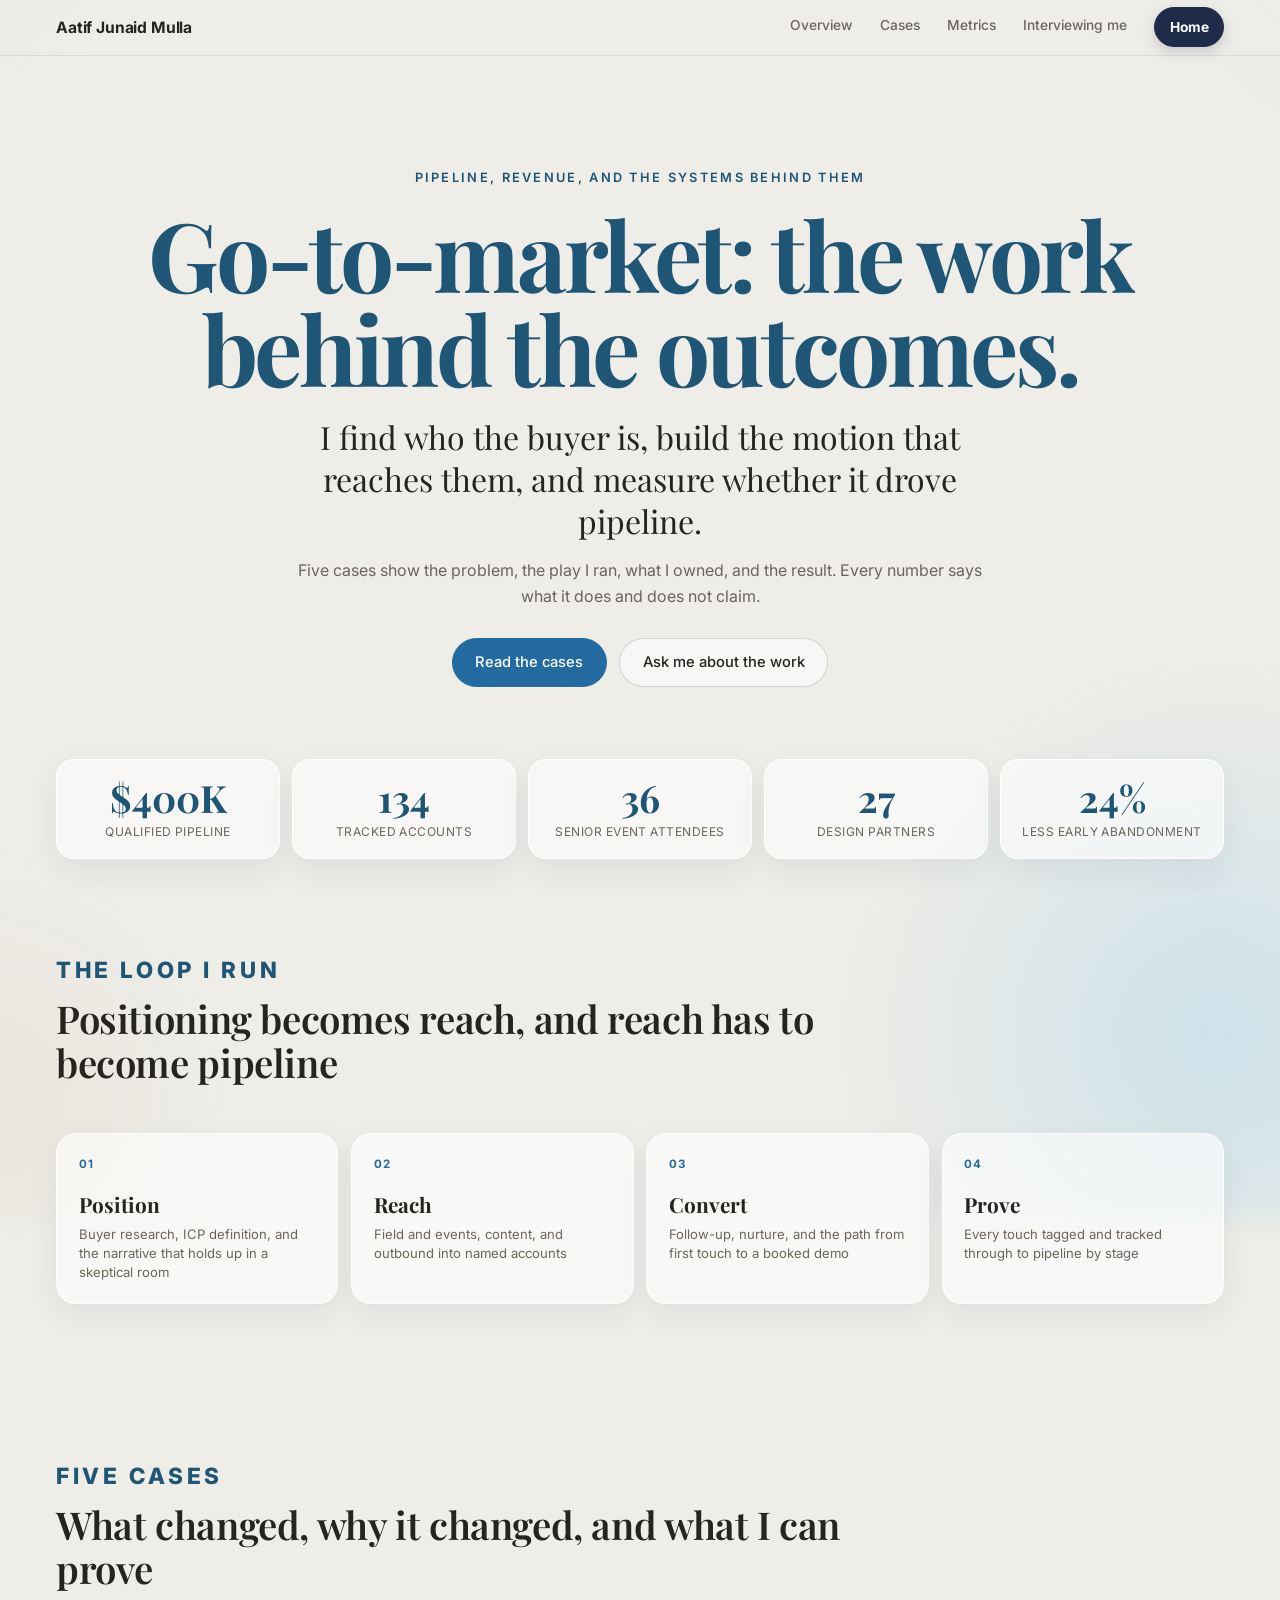
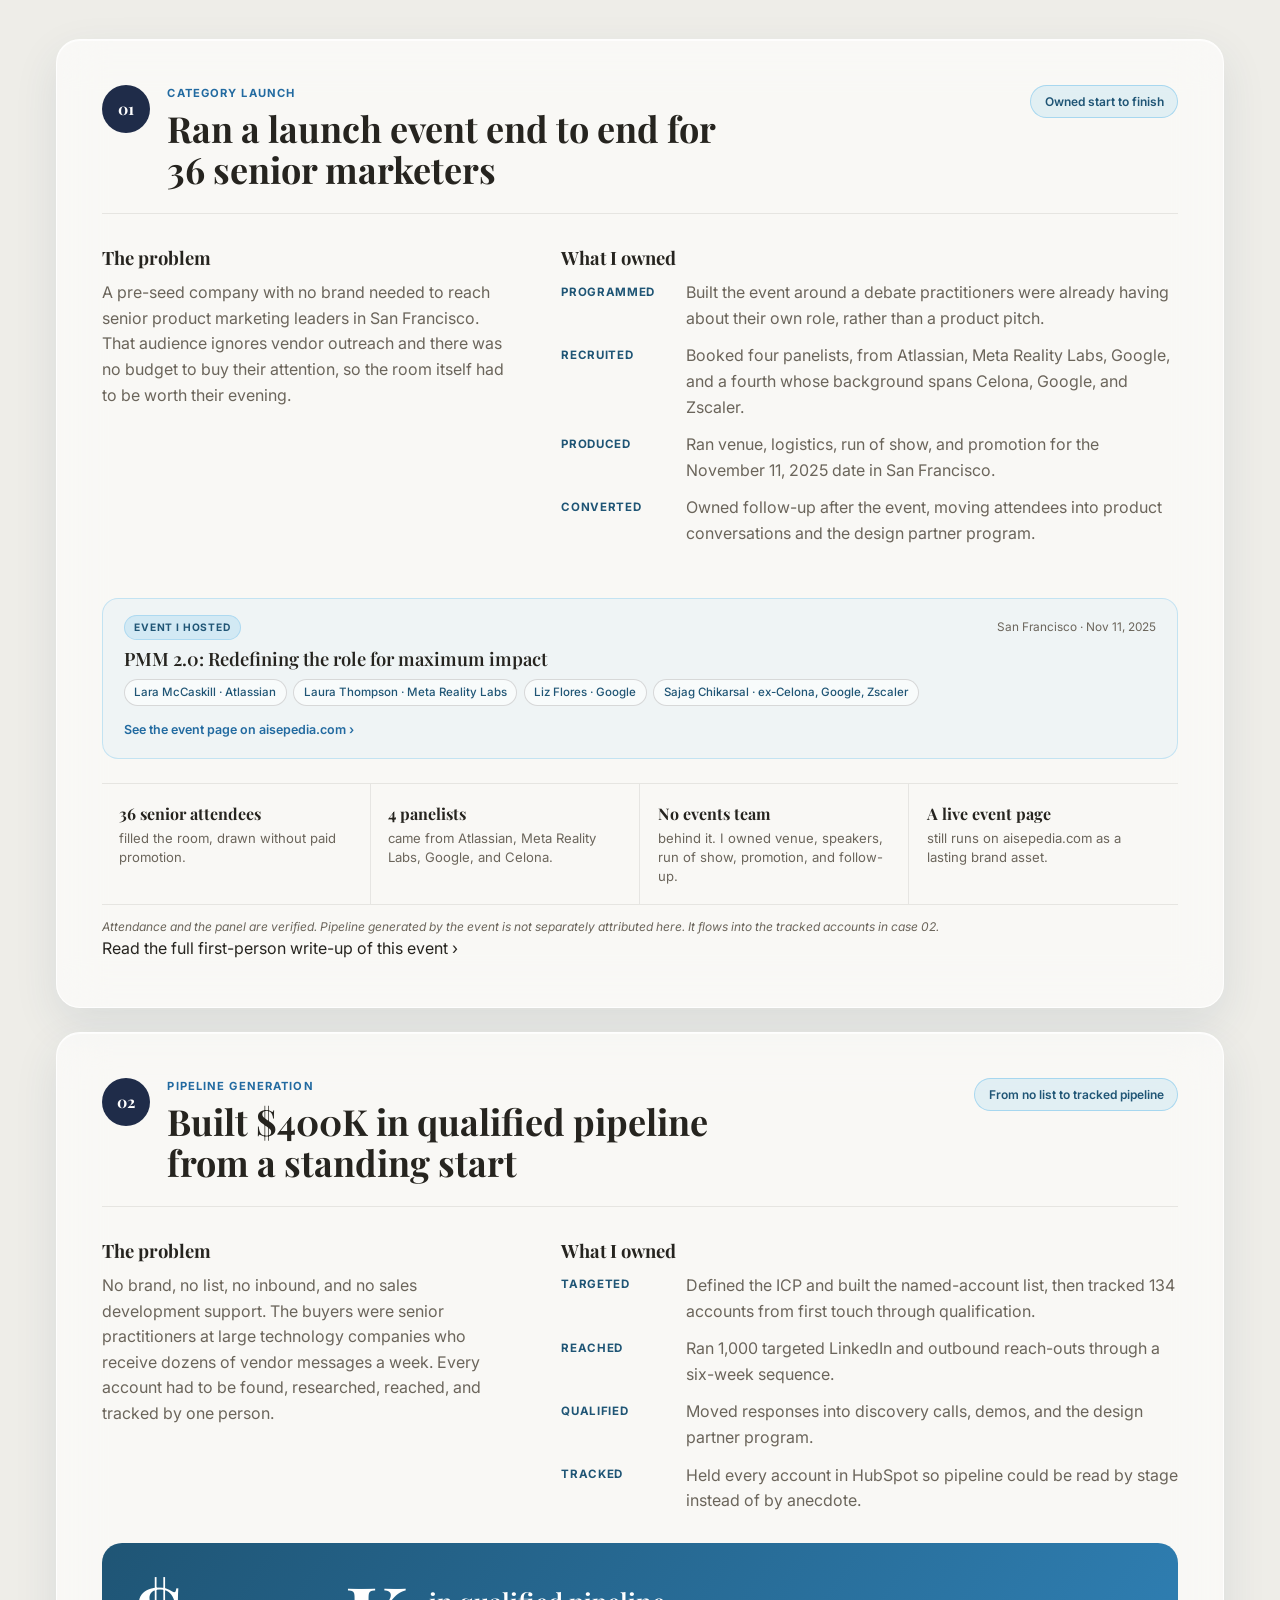
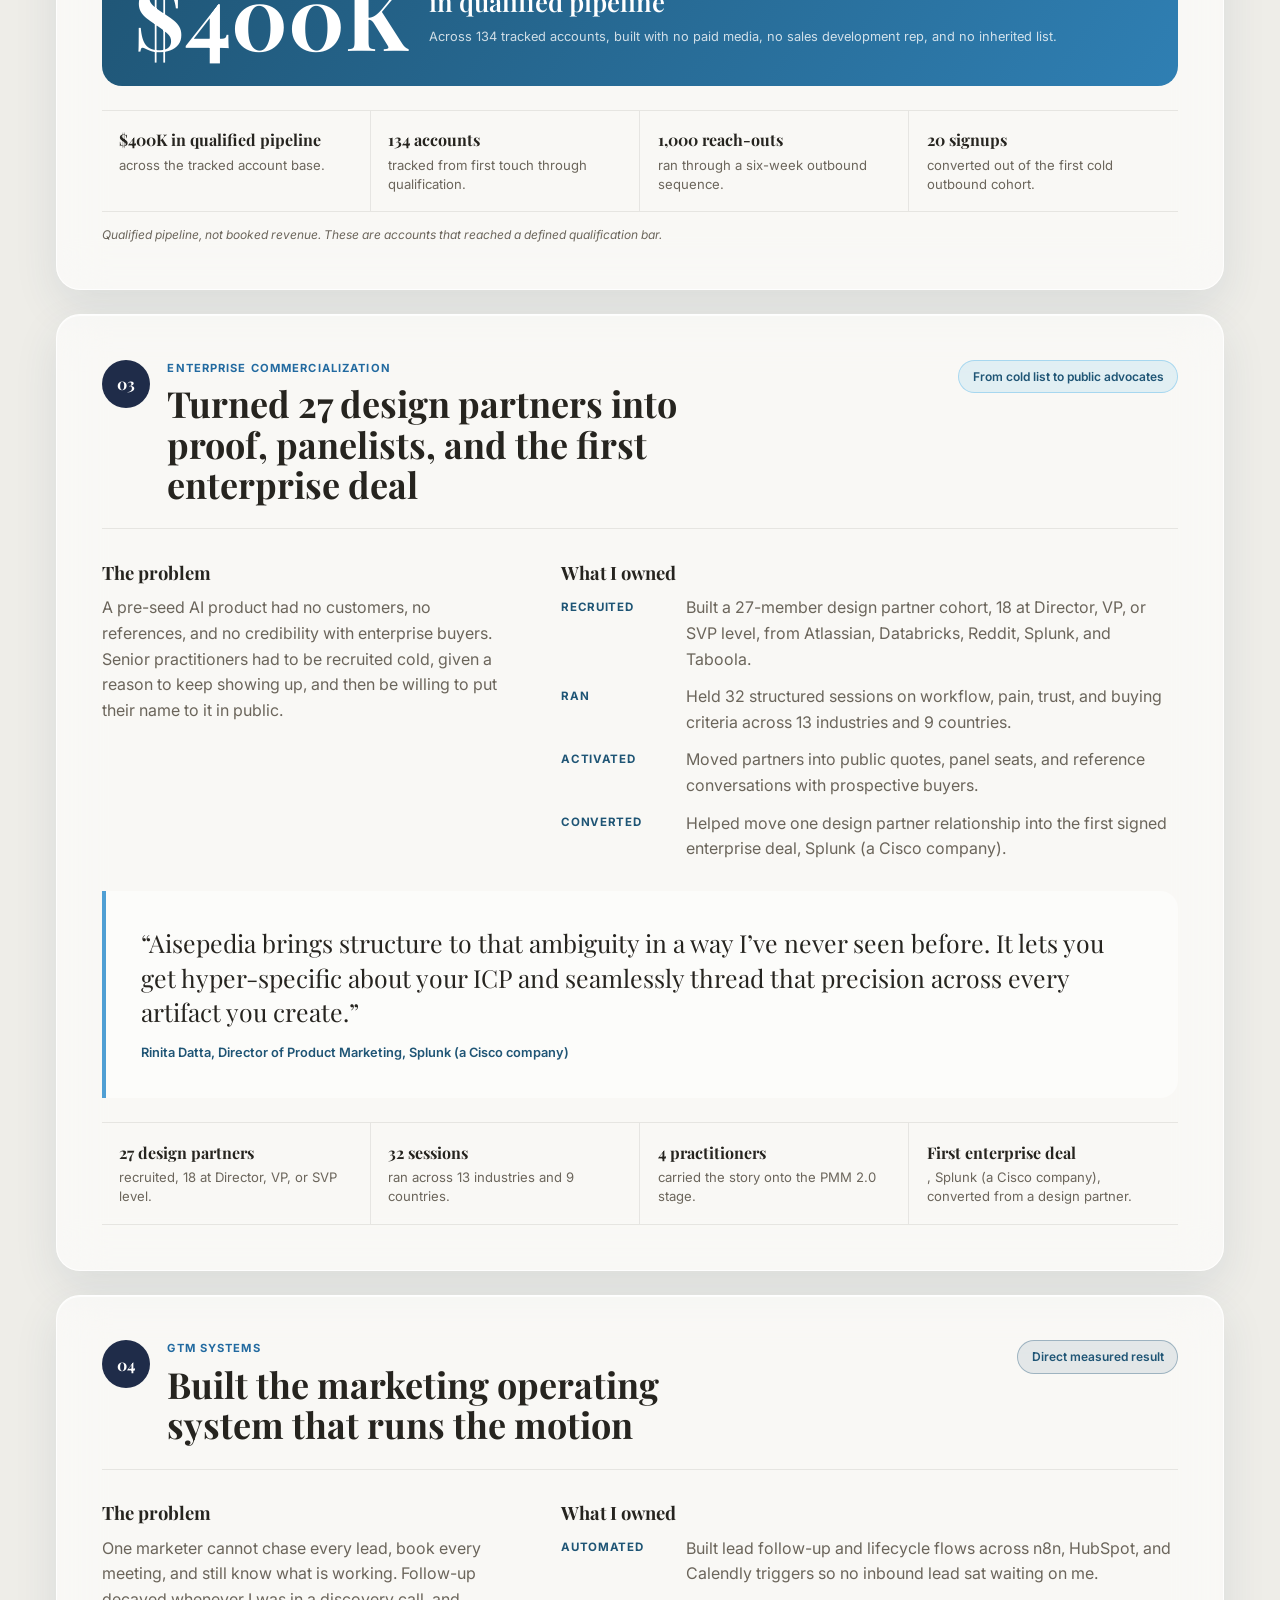
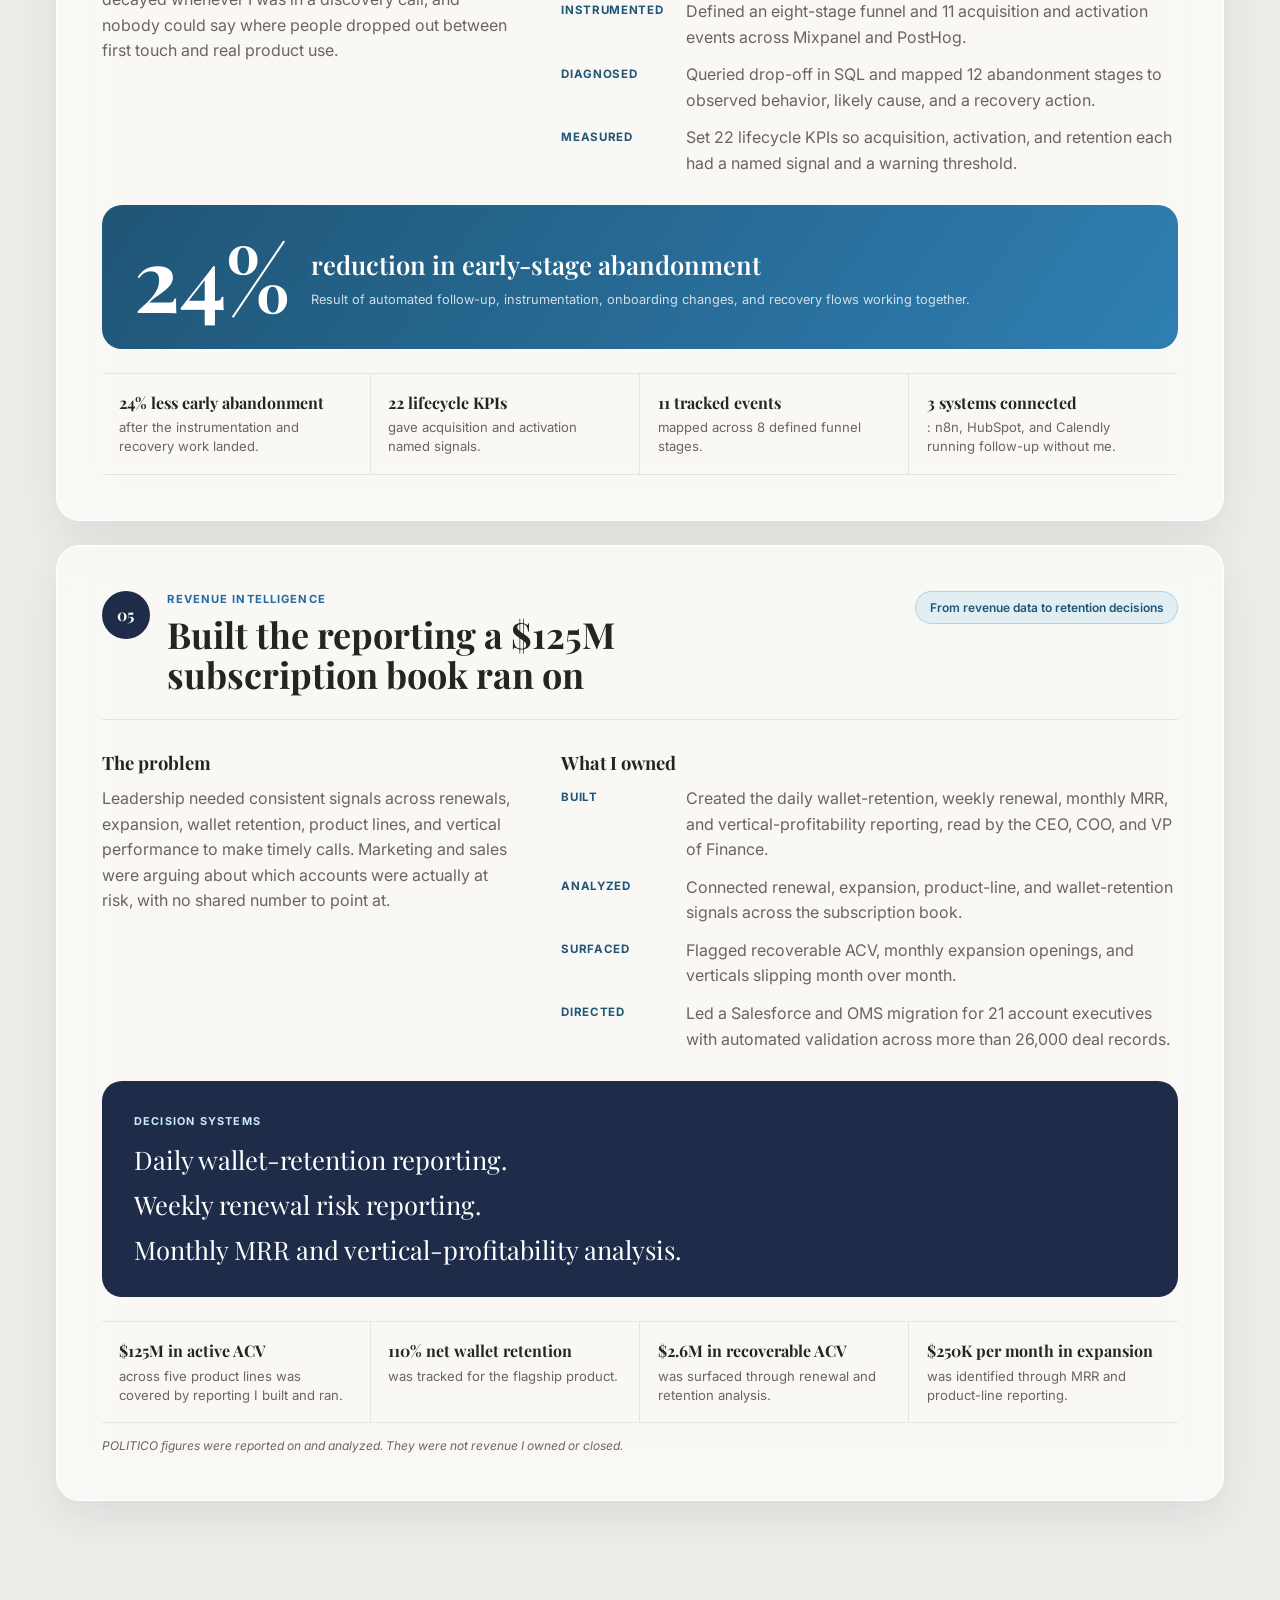
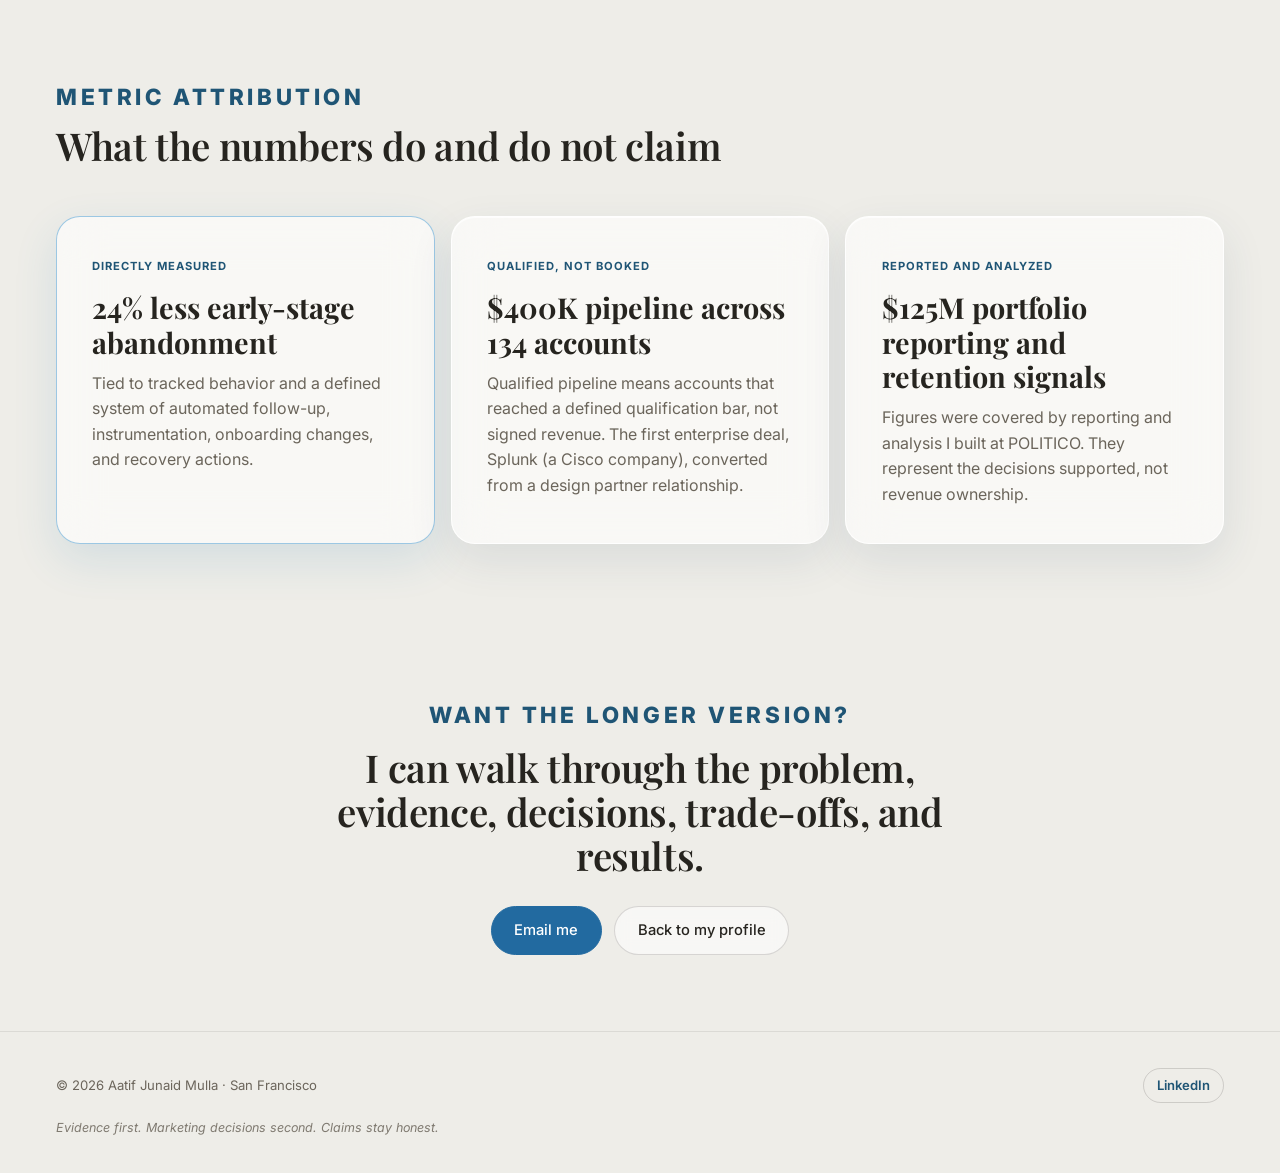
<file: case-studies.html>
<!DOCTYPE html>
<html lang="en">
<head>
  <meta charset="UTF-8" />
  <meta name="viewport" content="width=device-width, initial-scale=1.0" />
  <title>Go-to-Market Case Studies | Aatif Junaid Mulla</title>
  <meta name="description" content="Five go-to-market cases: a launch program for 36 senior operators, qualified enterprise pipeline built from zero, 27 design partners, lifecycle automation, and revenue intelligence." />
  <meta property="og:type" content="website" />
  <meta property="og:url" content="https://aatifmulla.me/case-studies.html" />
  <meta property="og:title" content="Go-to-Market Case Studies | Aatif Junaid Mulla" />
  <meta property="og:description" content="The problem, the play I ran, what I owned, and the pipeline it produced." />
  <meta property="og:image" content="https://aatifmulla.me/og-image.jpg?v=4" />
  <meta property="og:image:type" content="image/jpeg" />
  <meta property="og:image:width" content="2400" />
  <meta property="og:image:height" content="1260" />
  <meta property="og:image:alt" content="Aatif Junaid Mulla, founding go-to-market lead, San Francisco" />
  <meta name="twitter:card" content="summary_large_image" />
  <meta name="twitter:title" content="GTM Case Studies | Aatif Junaid Mulla" />
  <meta name="twitter:description" content="The problem, the play I ran, what I owned, and the pipeline it produced." />
  <meta name="twitter:image" content="https://aatifmulla.me/og-image.jpg?v=4" />
  <meta name="theme-color" content="#FBF9F5" />
  <link rel="canonical" href="https://aatifmulla.me/case-studies.html" />
  <meta name="referrer" content="strict-origin-when-cross-origin" />
  <link rel="icon" href="/favicon.ico" sizes="any" />
  <link rel="icon" type="image/svg+xml" href="/favicon.svg" />
  <link rel="icon" type="image/png" sizes="32x32" href="/favicon-32x32.png" />
  <link rel="icon" type="image/png" sizes="16x16" href="/favicon-16x16.png" />
  <link rel="apple-touch-icon" sizes="180x180" href="/apple-touch-icon.png" />
  <link rel="preconnect" href="https://fonts.googleapis.com" />
  <link rel="preconnect" href="https://fonts.gstatic.com" crossorigin />
  <link href="https://fonts.googleapis.com/css2?family=Inter:wght@400;500;600;700&family=Playfair+Display:ital,wght@0,500;0,600;0,700;0,800;1,500&display=swap" rel="stylesheet" />
  <link rel="stylesheet" href="styles.css?v=49" />

  <!-- Structured data: ties this page back to the same Person entity -->
  <script type="application/ld+json">
  {
    "@context": "https://schema.org",
    "@type": "CollectionPage",
    "name": "GTM and Marketing Case Studies",
    "url": "https://aatifmulla.me/case-studies.html",
    "isPartOf": { "@type": "WebSite", "name": "Aatif Junaid Mulla", "url": "https://aatifmulla.me" },
    "about": {
      "@type": "Person",
      "name": "Aatif Junaid Mulla",
      "url": "https://aatifmulla.me",
      "jobTitle": "Founding GTM Lead",
      "sameAs": ["https://www.linkedin.com/in/aatif-junaid"]
    },
    "breadcrumb": {
      "@type": "BreadcrumbList",
      "itemListElement": [
        { "@type": "ListItem", "position": 1, "name": "Home", "item": "https://aatifmulla.me/" },
        { "@type": "ListItem", "position": 2, "name": "Case Studies", "item": "https://aatifmulla.me/case-studies.html" }
      ]
    }
  }
  </script>
</head>
<body>
  <a class="skip-link" href="#top">Skip to content</a>

  <header class="site-header case-header">
    <a class="wordmark" href="/">Aatif Junaid Mulla</a>
    <nav class="site-nav" aria-label="Case study navigation">
      <a href="#overview">Overview</a>
      <a href="#cases">Cases</a>
      <a href="#attribution">Metrics</a>
      <a href="/interview.html">Interviewing me</a>
      <a class="case-home" href="/" aria-label="Return to the home page">Home</a>
    </nav>
  </header>

  <main class="case-page" id="top">
    <section class="case-hero" id="overview">
      <p class="kicker">Pipeline, revenue, and the systems behind them</p>
      <h1 class="case-hero__title">Go-to-market: the work behind the outcomes.</h1>
      <p class="case-hero__lede">I find who the buyer is, build the motion that reaches them, and measure whether it drove pipeline.</p>
      <p class="case-hero__context">Five cases show the problem, the play I ran, what I owned, and the result. Every number says what it does and does not claim.</p>
      <div class="case-hero__actions">
        <a class="btn btn--primary" href="#cases">Read the cases</a>
        <!--email_off--><a class="btn" href="mailto:aatif.recruitment@gmail.com">Ask me about the work</a><!--/email_off-->
      </div>

      <div class="case-scoreboard" aria-label="Selected outcomes">
        <div class="case-stat"><strong>$400K</strong><span>qualified pipeline</span></div>
        <div class="case-stat"><strong>134</strong><span>tracked accounts</span></div>
        <div class="case-stat"><strong>36</strong><span>senior event attendees</span></div>
        <div class="case-stat"><strong>27</strong><span>design partners</span></div>
        <div class="case-stat"><strong>24%</strong><span>less early abandonment</span></div>
      </div>
    </section>

    <section class="case-section case-section--intro">
      <div class="case-section__head">
        <span class="eyebrow">The loop I run</span>
        <h2 class="section-title">Positioning becomes reach, and reach has to become pipeline</h2>
      </div>
      <div class="message-flow" aria-label="Go-to-market workflow">
        <div><span>01</span><strong>Position</strong><small>Buyer research, ICP definition, and the narrative that holds up in a skeptical room</small></div>
        <div><span>02</span><strong>Reach</strong><small>Field and events, content, and outbound into named accounts</small></div>
        <div><span>03</span><strong>Convert</strong><small>Follow-up, nurture, and the path from first touch to a booked demo</small></div>
        <div><span>04</span><strong>Prove</strong><small>Every touch tagged and tracked through to pipeline by stage</small></div>
      </div>
    </section>

    <section class="case-section" id="cases">
      <div class="case-section__head">
        <span class="eyebrow">Five cases</span>
        <h2 class="section-title">What changed, why it changed, and what I can prove</h2>
      </div>

      <article class="tile case-study" id="events">
        <header class="case-study__header">
          <span class="case-study__number">01</span>
          <div>
            <p class="case-study__label">Category launch</p>
            <h2>Ran a launch event end to end for 36 senior marketers</h2>
          </div>
          <span class="case-study__outcome">Owned start to finish</span>
        </header>
        <div class="case-study__grid">
          <section>
            <h3>The problem</h3>
            <p>A pre-seed company with no brand needed to reach senior product marketing leaders in San Francisco. That audience ignores vendor outreach and there was no budget to buy their attention, so the room itself had to be worth their evening.</p>
          </section>
          <section>
            <h3>What I owned</h3>
            <ol class="case-actions">
              <li><span>Programmed</span>Built the event around a debate practitioners were already having about their own role, rather than a product pitch.</li>
              <li><span>Recruited</span>Booked four panelists, from Atlassian, Meta Reality Labs, Google, and a fourth whose background spans Celona, Google, and Zscaler.</li>
              <li><span>Produced</span>Ran venue, logistics, run of show, and promotion for the November 11, 2025 date in San Francisco.</li>
              <li><span>Converted</span>Owned follow-up after the event, moving attendees into product conversations and the design partner program.</li>
            </ol>
          </section>
        </div>

        <a class="event-strip" href="https://www.aisepedia.com/events/pmm-2-0" target="_blank" rel="noopener" aria-label="PMM 2.0 event page on aisepedia.com">
          <div class="event-strip__head">
            <span class="event-strip__badge">Event I hosted</span>
            <span class="event-strip__meta">San Francisco &middot; Nov 11, 2025</span>
          </div>
          <span class="event-strip__title">PMM 2.0: Redefining the role for maximum impact</span>
          <ul class="event-strip__panelists">
            <li>Lara McCaskill &middot; Atlassian</li>
            <li>Laura Thompson &middot; Meta Reality Labs</li>
            <li>Liz Flores &middot; Google</li>
            <li>Sajag Chikarsal &middot; ex-Celona, Google, Zscaler</li>
          </ul>
          <span class="event-strip__link">See the event page on aisepedia.com &rsaquo;</span>
        </a>

        <div class="case-results">
          <p><strong>36 senior attendees</strong> filled the room, drawn without paid promotion.</p>
          <p><strong>4 panelists</strong> came from Atlassian, Meta Reality Labs, Google, and Celona.</p>
          <p><strong>No events team</strong> behind it. I owned venue, speakers, run of show, promotion, and follow-up.</p>
          <p><strong>A live event page</strong> still runs on aisepedia.com as a lasting brand asset.</p>
        </div>
        <p class="case-note">Attendance and the panel are verified. Pipeline generated by the event is not separately attributed here. It flows into the tracked accounts in case 02.</p>
        <p class="case-readmore"><a href="/field-program.html">Read the full first-person write-up of this event &rsaquo;</a></p>
      </article>

      <article class="tile case-study" id="demand">
        <header class="case-study__header">
          <span class="case-study__number">02</span>
          <div>
            <p class="case-study__label">Pipeline generation</p>
            <h2>Built $400K in qualified pipeline from a standing start</h2>
          </div>
          <span class="case-study__outcome">From no list to tracked pipeline</span>
        </header>
        <div class="case-study__grid">
          <section>
            <h3>The problem</h3>
            <p>No brand, no list, no inbound, and no sales development support. The buyers were senior practitioners at large technology companies who receive dozens of vendor messages a week. Every account had to be found, researched, reached, and tracked by one person.</p>
          </section>
          <section>
            <h3>What I owned</h3>
            <ol class="case-actions">
              <li><span>Targeted</span>Defined the ICP and built the named-account list, then tracked 134 accounts from first touch through qualification.</li>
              <li><span>Reached</span>Ran 1,000 targeted LinkedIn and outbound reach-outs through a six-week sequence.</li>
              <li><span>Qualified</span>Moved responses into discovery calls, demos, and the design partner program.</li>
              <li><span>Tracked</span>Held every account in HubSpot so pipeline could be read by stage instead of by anecdote.</li>
            </ol>
          </section>
        </div>
        <div class="activation-result">
          <strong>$400K</strong>
          <div><span>in qualified pipeline</span><p>Across 134 tracked accounts, built with no paid media, no sales development rep, and no inherited list.</p></div>
        </div>
        <div class="case-results">
          <p><strong>$400K in qualified pipeline</strong> across the tracked account base.</p>
          <p><strong>134 accounts</strong> tracked from first touch through qualification.</p>
          <p><strong>1,000 reach-outs</strong> ran through a six-week outbound sequence.</p>
          <p><strong>20 signups</strong> converted out of the first cold outbound cohort.</p>
        </div>
        <p class="case-note">Qualified pipeline, not booked revenue. These are accounts that reached a defined qualification bar.</p>
      </article>

      <article class="tile case-study" id="advocacy">
        <header class="case-study__header">
          <span class="case-study__number">03</span>
          <div>
            <p class="case-study__label">Enterprise commercialization</p>
            <h2>Turned 27 design partners into proof, panelists, and the first enterprise deal</h2>
          </div>
          <span class="case-study__outcome">From cold list to public advocates</span>
        </header>
        <div class="case-study__grid">
          <section>
            <h3>The problem</h3>
            <p>A pre-seed AI product had no customers, no references, and no credibility with enterprise buyers. Senior practitioners had to be recruited cold, given a reason to keep showing up, and then be willing to put their name to it in public.</p>
          </section>
          <section>
            <h3>What I owned</h3>
            <ol class="case-actions">
              <li><span>Recruited</span>Built a 27-member design partner cohort, 18 at Director, VP, or SVP level, from Atlassian, Databricks, Reddit, Splunk, and Taboola.</li>
              <li><span>Ran</span>Held 32 structured sessions on workflow, pain, trust, and buying criteria across 13 industries and 9 countries.</li>
              <li><span>Activated</span>Moved partners into public quotes, panel seats, and reference conversations with prospective buyers.</li>
              <li><span>Converted</span>Helped move one design partner relationship into the first signed enterprise deal, Splunk (a Cisco company).</li>
            </ol>
          </section>
        </div>
        <figure class="proof-quote">
          <blockquote>&ldquo;Aisepedia brings structure to that ambiguity in a way I&rsquo;ve never seen before. It lets you get hyper-specific about your ICP and seamlessly thread that precision across every artifact you create.&rdquo;</blockquote>
          <figcaption>Rinita Datta, Director of Product Marketing, Splunk (a Cisco company)</figcaption>
        </figure>
        <div class="case-results">
          <p><strong>27 design partners</strong> recruited, 18 at Director, VP, or SVP level.</p>
          <p><strong>32 sessions</strong> ran across 13 industries and 9 countries.</p>
          <p><strong>4 practitioners</strong> carried the story onto the PMM 2.0 stage.</p>
          <p><strong>First enterprise deal</strong>, Splunk (a Cisco company), converted from a design partner.</p>
        </div>
      </article>

      <article class="tile case-study" id="marketing-ops">
        <header class="case-study__header">
          <span class="case-study__number">04</span>
          <div>
            <p class="case-study__label">GTM systems</p>
            <h2>Built the marketing operating system that runs the motion</h2>
          </div>
          <span class="case-study__outcome case-study__outcome--direct">Direct measured result</span>
        </header>
        <div class="case-study__grid">
          <section>
            <h3>The problem</h3>
            <p>One marketer cannot chase every lead, book every meeting, and still know what is working. Follow-up decayed whenever I was in a discovery call, and nobody could say where people dropped out between first touch and real product use.</p>
          </section>
          <section>
            <h3>What I owned</h3>
            <ol class="case-actions">
              <li><span>Automated</span>Built lead follow-up and lifecycle flows across n8n, HubSpot, and Calendly triggers so no inbound lead sat waiting on me.</li>
              <li><span>Instrumented</span>Defined an eight-stage funnel and 11 acquisition and activation events across Mixpanel and PostHog.</li>
              <li><span>Diagnosed</span>Queried drop-off in SQL and mapped 12 abandonment stages to observed behavior, likely cause, and a recovery action.</li>
              <li><span>Measured</span>Set 22 lifecycle KPIs so acquisition, activation, and retention each had a named signal and a warning threshold.</li>
            </ol>
          </section>
        </div>
        <div class="activation-result">
          <strong>24%</strong>
          <div><span>reduction in early-stage abandonment</span><p>Result of automated follow-up, instrumentation, onboarding changes, and recovery flows working together.</p></div>
        </div>
        <div class="case-results">
          <p><strong>24% less early abandonment</strong> after the instrumentation and recovery work landed.</p>
          <p><strong>22 lifecycle KPIs</strong> gave acquisition and activation named signals.</p>
          <p><strong>11 tracked events</strong> mapped across 8 defined funnel stages.</p>
          <p><strong>3 systems connected</strong>: n8n, HubSpot, and Calendly running follow-up without me.</p>
        </div>
      </article>

      <article class="tile case-study" id="revenue-intelligence">
        <header class="case-study__header">
          <span class="case-study__number">05</span>
          <div>
            <p class="case-study__label">Revenue intelligence</p>
            <h2>Built the reporting a $125M subscription book ran on</h2>
          </div>
          <span class="case-study__outcome">From revenue data to retention decisions</span>
        </header>
        <div class="case-study__grid">
          <section>
            <h3>The problem</h3>
            <p>Leadership needed consistent signals across renewals, expansion, wallet retention, product lines, and vertical performance to make timely calls. Marketing and sales were arguing about which accounts were actually at risk, with no shared number to point at.</p>
          </section>
          <section>
            <h3>What I owned</h3>
            <ol class="case-actions">
              <li><span>Built</span>Created the daily wallet-retention, weekly renewal, monthly MRR, and vertical-profitability reporting, read by the CEO, COO, and VP of Finance.</li>
              <li><span>Analyzed</span>Connected renewal, expansion, product-line, and wallet-retention signals across the subscription book.</li>
              <li><span>Surfaced</span>Flagged recoverable ACV, monthly expansion openings, and verticals slipping month over month.</li>
              <li><span>Directed</span>Led a Salesforce and OMS migration for 21 account executives with automated validation across more than 26,000 deal records.</li>
            </ol>
          </section>
        </div>
        <div class="message-proof">
          <p class="message-proof__label">Decision systems</p>
          <blockquote>Daily wallet-retention reporting.</blockquote>
          <blockquote>Weekly renewal risk reporting.</blockquote>
          <blockquote>Monthly MRR and vertical-profitability analysis.</blockquote>
        </div>
        <div class="case-results">
          <p><strong>$125M in active ACV</strong> across five product lines was covered by reporting I built and ran.</p>
          <p><strong>110% net wallet retention</strong> was tracked for the flagship product.</p>
          <p><strong>$2.6M in recoverable ACV</strong> was surfaced through renewal and retention analysis.</p>
          <p><strong>$250K per month in expansion</strong> was identified through MRR and product-line reporting.</p>
        </div>
        <p class="case-note">POLITICO figures were reported on and analyzed. They were not revenue I owned or closed.</p>
      </article>
    </section>

    <section class="case-section" id="attribution">
      <div class="case-section__head">
        <span class="eyebrow">Metric attribution</span>
        <h2 class="section-title">What the numbers do and do not claim</h2>
      </div>
      <div class="attribution-grid">
        <div class="tile attribution-card attribution-card--direct">
          <span>Directly measured</span>
          <h3>24% less early-stage abandonment</h3>
          <p>Tied to tracked behavior and a defined system of automated follow-up, instrumentation, onboarding changes, and recovery actions.</p>
        </div>
        <div class="tile attribution-card">
          <span>Qualified, not booked</span>
          <h3>$400K pipeline across 134 accounts</h3>
          <p>Qualified pipeline means accounts that reached a defined qualification bar, not signed revenue. The first enterprise deal, Splunk (a Cisco company), converted from a design partner relationship.</p>
        </div>
        <div class="tile attribution-card">
          <span>Reported and analyzed</span>
          <h3>$125M portfolio reporting and retention signals</h3>
          <p>Figures were covered by reporting and analysis I built at POLITICO. They represent the decisions supported, not revenue ownership.</p>
        </div>
      </div>
    </section>

    <section class="case-section case-cta">
      <span class="eyebrow">Want the longer version?</span>
      <h2 class="section-title">I can walk through the problem, evidence, decisions, trade-offs, and results.</h2>
      <div class="case-hero__actions">
        <!--email_off--><a class="btn btn--primary" href="mailto:aatif.recruitment@gmail.com">Email me</a><!--/email_off-->
        <a class="btn" href="/">Back to my profile</a>
      </div>
    </section>
  </main>

  <footer class="site-footer">
    <div class="site-footer__row">
      <span class="site-footer__copy">&copy; <span id="year">2026</span> Aatif Junaid Mulla &middot; San Francisco</span>
      <a class="footer-linkedin" href="https://www.linkedin.com/in/aatif-junaid" target="_blank" rel="noopener">LinkedIn</a>
    </div>
    <p class="site-footer__note">Evidence first. Marketing decisions second. Claims stay honest.</p>
  </footer>

  <script>
    document.getElementById('year').textContent = new Date().getFullYear();
    document.querySelectorAll('a[href^="#"]').forEach(function (link) {
      link.addEventListener('click', function (event) {
        var target = document.querySelector(this.getAttribute('href'));
        if (target) { event.preventDefault(); target.scrollIntoView({ behavior: 'smooth', block: 'start' }); }
      });
    });

    (function () {
      var studies = Array.prototype.slice.call(document.querySelectorAll('.case-study'));
      var frameRequested = false;

      if (!studies.length) return;

      function updateFocusedStudy() {
        var viewportHeight = window.innerHeight || document.documentElement.clientHeight;
        var viewportCenter = viewportHeight * 0.5;
        var closestStudy = null;
        var closestDistance = Infinity;

        studies.forEach(function (study) {
          var bounds = study.getBoundingClientRect();
          if (bounds.bottom <= 0 || bounds.top >= viewportHeight) return;

          var studyCenter = bounds.top + (bounds.height * 0.5);
          var distance = Math.abs(studyCenter - viewportCenter);
          if (distance < closestDistance) {
            closestDistance = distance;
            closestStudy = study;
          }
        });

        studies.forEach(function (study) {
          study.classList.toggle('is-focus', study === closestStudy);
        });
        frameRequested = false;
      }

      function requestFocusUpdate() {
        if (frameRequested) return;
        frameRequested = true;
        window.requestAnimationFrame(updateFocusedStudy);
      }

      window.addEventListener('scroll', requestFocusUpdate, { passive: true });
      window.addEventListener('resize', requestFocusUpdate, { passive: true });
      requestFocusUpdate();
    })();
  </script>
</body>
</html>
</file>
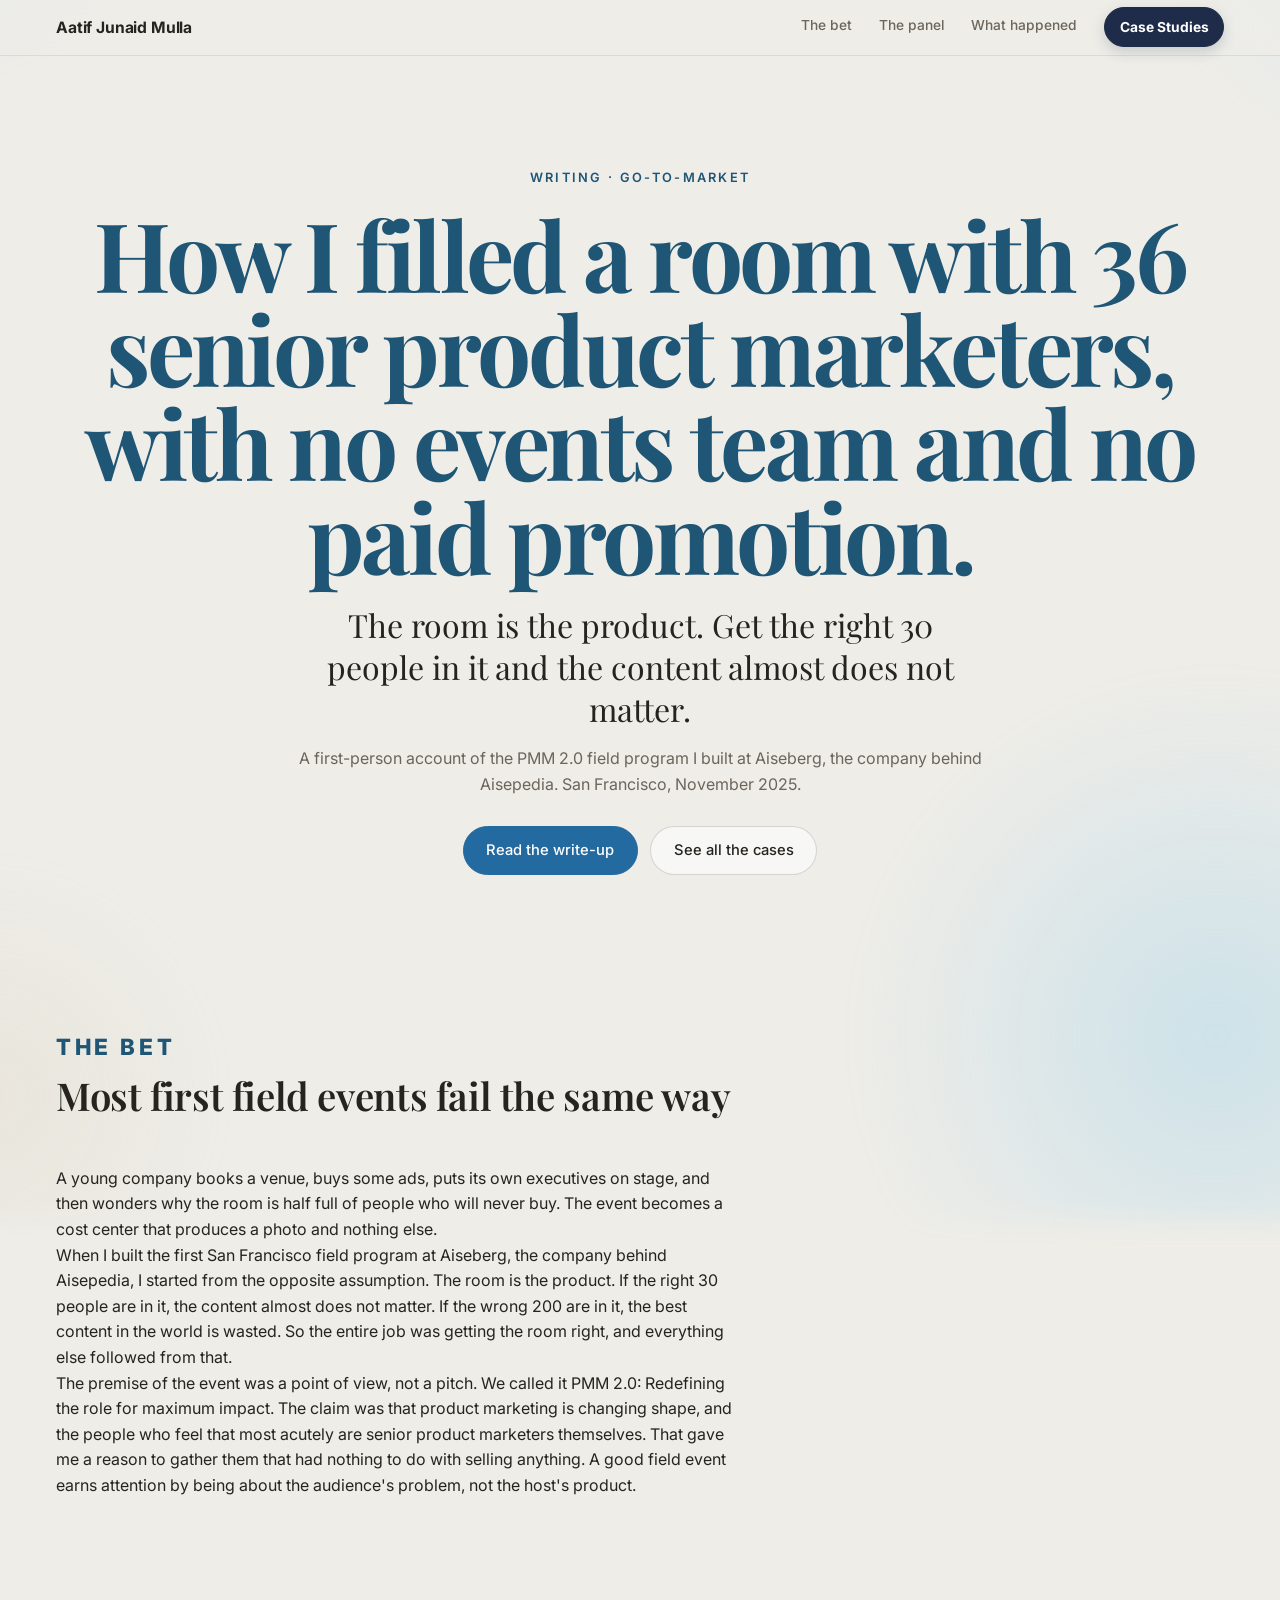
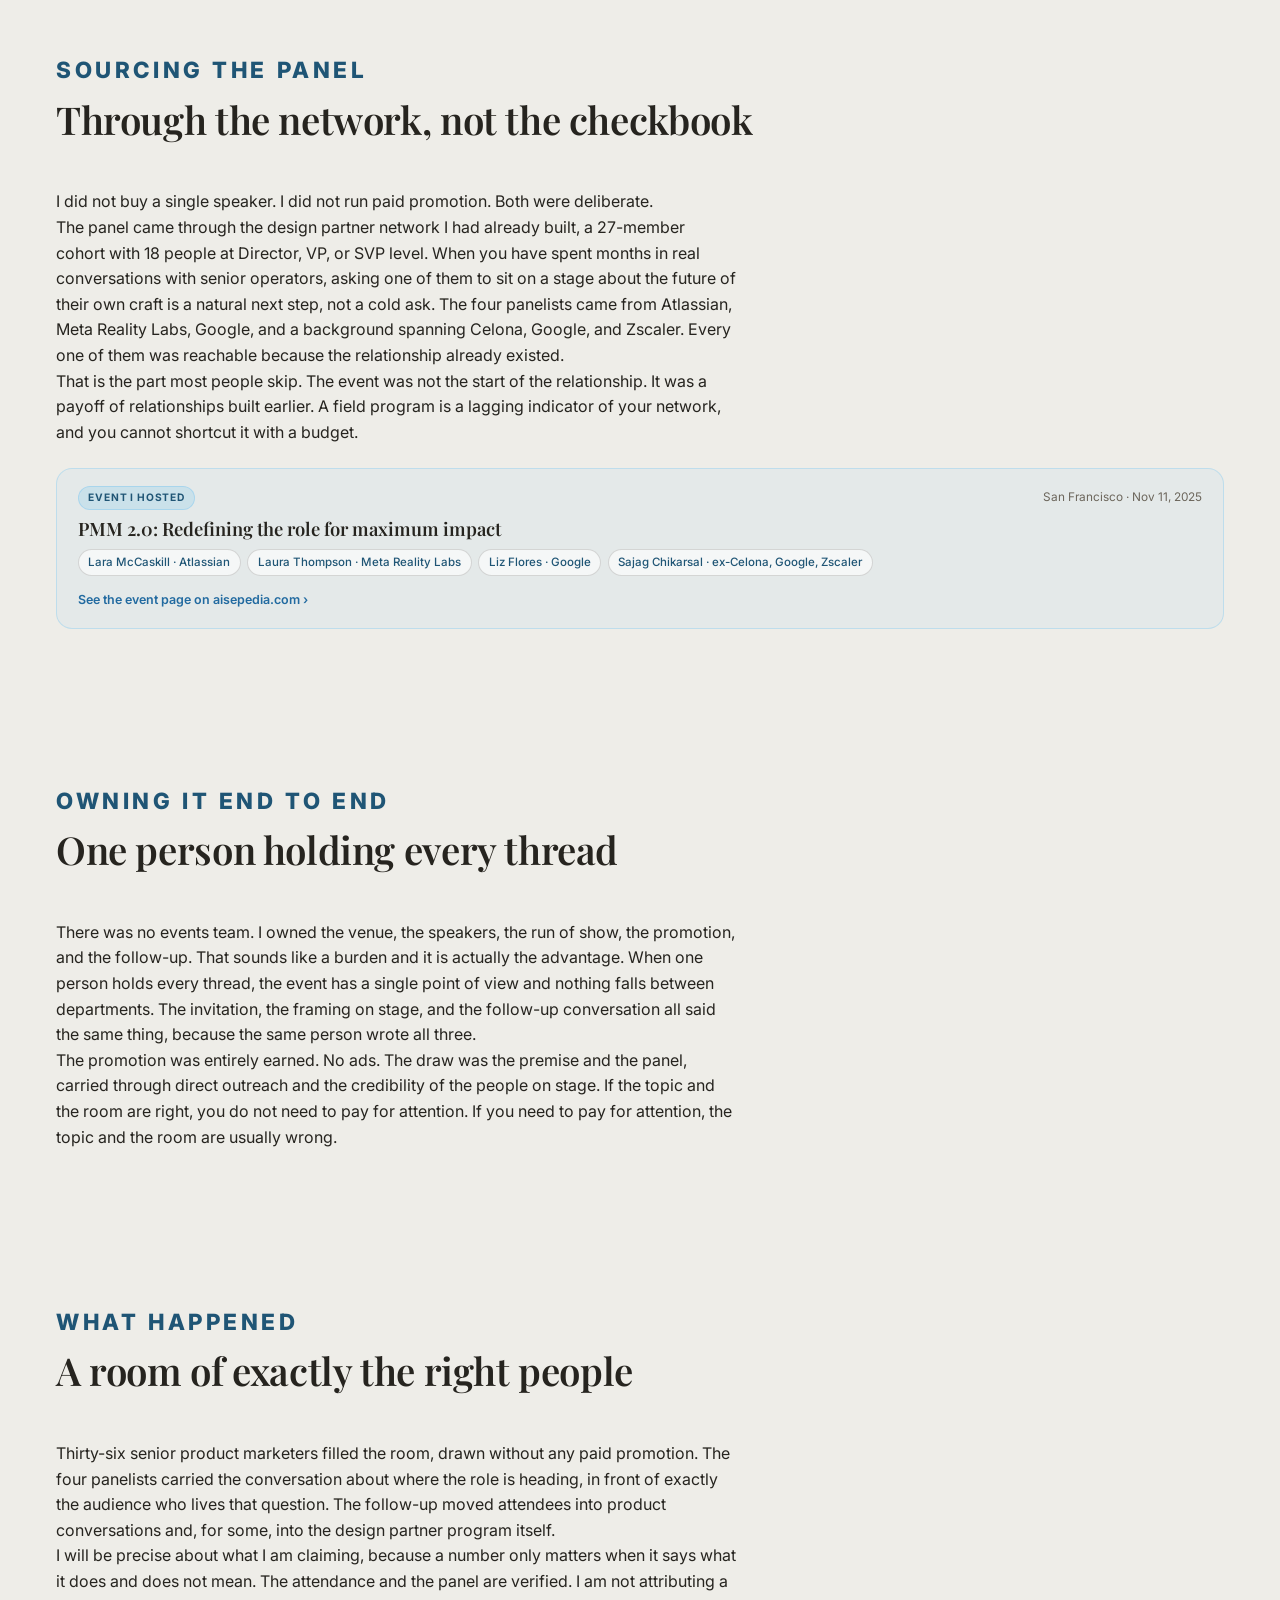
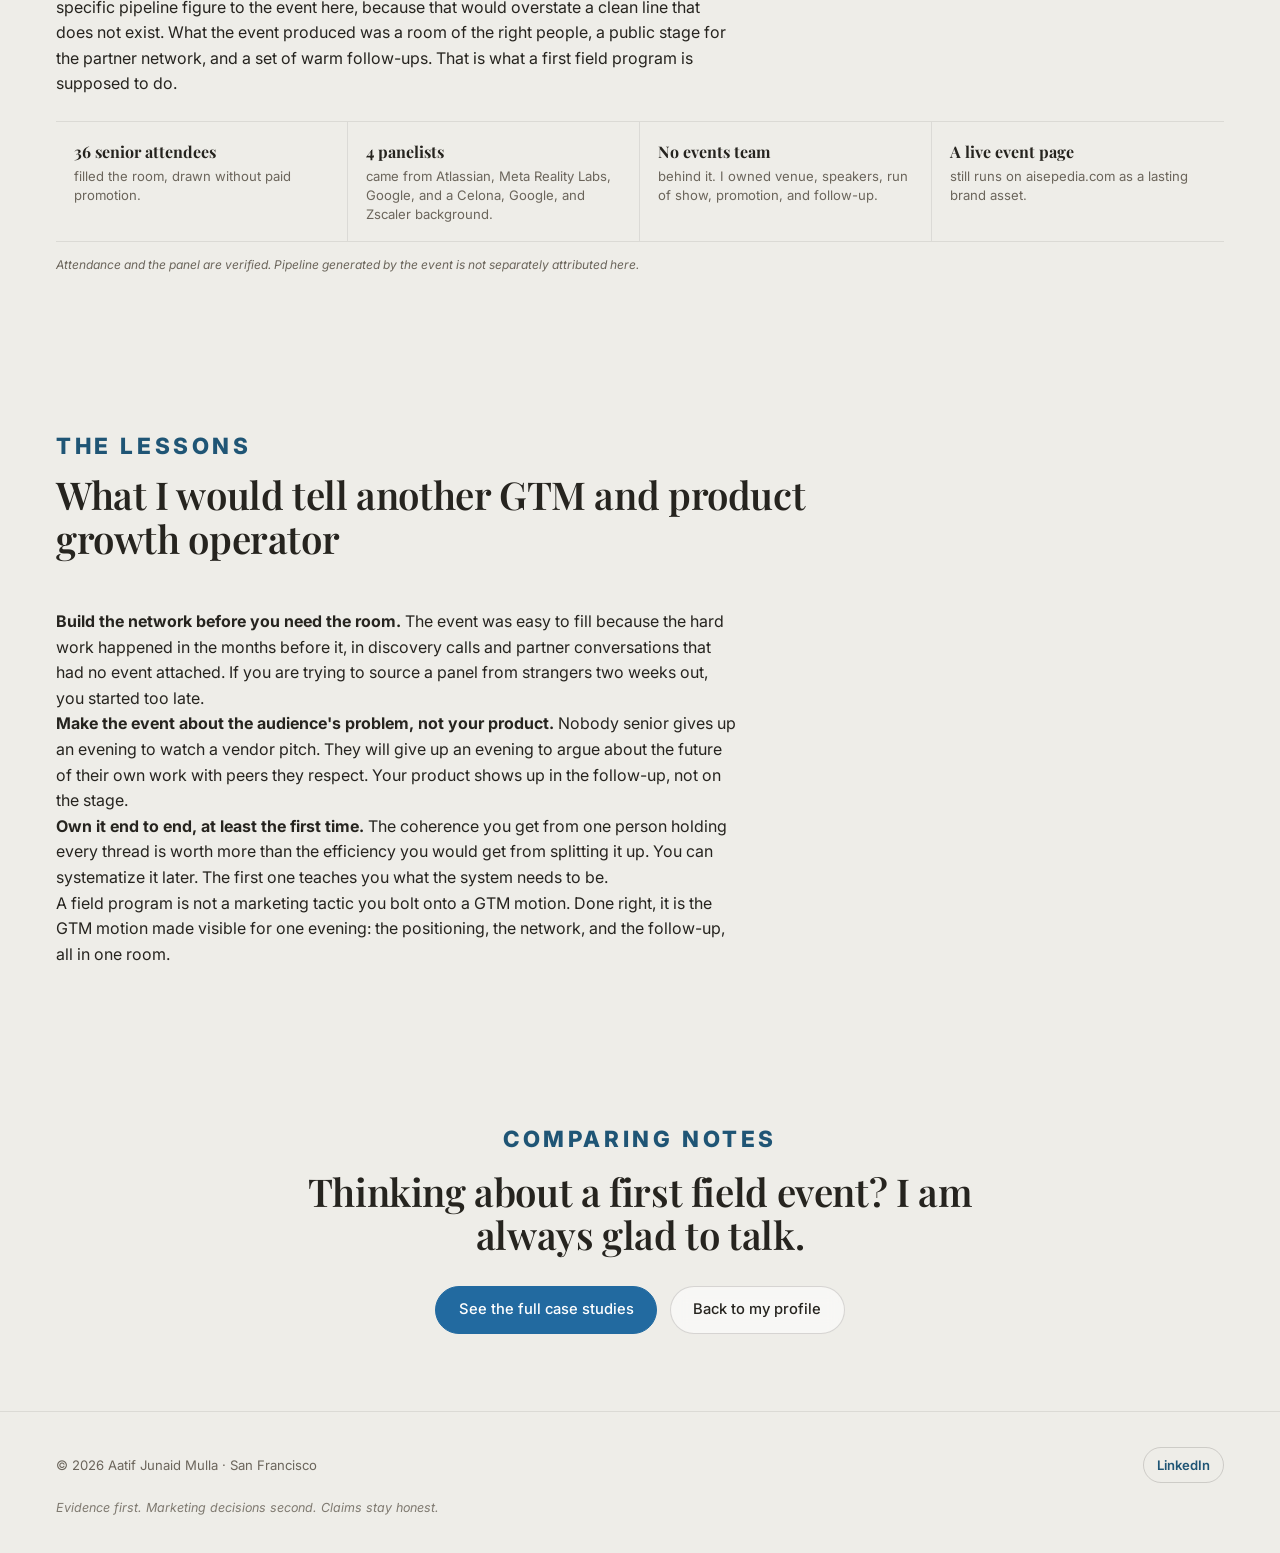
<file: field-program.html>
<!DOCTYPE html>
<html lang="en">
<head>
  <meta charset="UTF-8" />
  <meta name="viewport" content="width=device-width, initial-scale=1.0" />
  <title>Running a go-to-market field program from zero | Aatif Junaid Mulla</title>
  <meta name="description" content="A first-person account of building a first go-to-market field program with no events team and no paid promotion: how I filled a room with 36 senior product marketers by sourcing the panel through a design partner network." />
  <meta property="og:type" content="article" />
  <meta property="og:url" content="https://aatifmulla.me/field-program.html" />
  <meta property="og:title" content="Running a go-to-market field program from zero" />
  <meta property="og:description" content="How I filled a room with 36 senior product marketers, with no events team and no paid promotion. The room is the product." />
  <meta property="og:image" content="https://aatifmulla.me/og-image.jpg?v=4" />
  <meta property="og:image:type" content="image/jpeg" />
  <meta property="og:image:width" content="2400" />
  <meta property="og:image:height" content="1260" />
  <meta property="og:image:alt" content="Aatif Junaid Mulla, GTM and product growth, San Francisco" />
  <meta name="twitter:card" content="summary_large_image" />
  <meta name="twitter:title" content="Running a go-to-market field program from zero" />
  <meta name="twitter:description" content="How I filled a room with 36 senior product marketers, with no events team and no paid promotion." />
  <meta name="twitter:image" content="https://aatifmulla.me/og-image.jpg?v=4" />
  <meta name="theme-color" content="#FBF9F5" />
  <link rel="canonical" href="https://aatifmulla.me/field-program.html" />
  <meta name="referrer" content="strict-origin-when-cross-origin" />
  <link rel="icon" href="/favicon.ico" sizes="any" />
  <link rel="icon" type="image/svg+xml" href="/favicon.svg" />
  <link rel="icon" type="image/png" sizes="32x32" href="/favicon-32x32.png" />
  <link rel="icon" type="image/png" sizes="16x16" href="/favicon-16x16.png" />
  <link rel="apple-touch-icon" sizes="180x180" href="/apple-touch-icon.png" />
  <link rel="preconnect" href="https://fonts.googleapis.com" />
  <link rel="preconnect" href="https://fonts.gstatic.com" crossorigin />
  <link href="https://fonts.googleapis.com/css2?family=Inter:wght@400;500;600;700&family=Playfair+Display:ital,wght@0,500;0,600;0,700;0,800;1,500&display=swap" rel="stylesheet" />
  <link rel="stylesheet" href="styles.css?v=49" />

  <!-- Structured data: an article authored by the same Person entity -->
  <script type="application/ld+json">
  {
    "@context": "https://schema.org",
    "@type": "BlogPosting",
    "headline": "Running a go-to-market field program from zero",
    "url": "https://aatifmulla.me/field-program.html",
    "datePublished": "2026-08-20T23:40:15-07:00",
    "dateModified": "2026-08-22T08:53:36-07:00",
    "image": "https://aatifmulla.me/og-image.jpg?v=4",
    "author": {
      "@type": "Person",
      "@id": "https://aatifmulla.me/#person",
      "name": "Aatif Junaid Mulla",
      "url": "https://aatifmulla.me",
      "jobTitle": "GTM and Product Growth",
      "sameAs": ["https://www.linkedin.com/in/aatif-junaid"]
    },
    "publisher": {
      "@type": "Person",
      "name": "Aatif Junaid Mulla",
      "url": "https://aatifmulla.me"
    },
    "mainEntityOfPage": { "@type": "WebPage", "@id": "https://aatifmulla.me/field-program.html" },
    "about": "Go-to-market field marketing and events",
    "breadcrumb": {
      "@type": "BreadcrumbList",
      "itemListElement": [
        { "@type": "ListItem", "position": 1, "name": "Home", "item": "https://aatifmulla.me/" },
        { "@type": "ListItem", "position": 2, "name": "Case Studies", "item": "https://aatifmulla.me/case-studies.html" },
        { "@type": "ListItem", "position": 3, "name": "Field program write-up", "item": "https://aatifmulla.me/field-program.html" }
      ]
    }
  }
  </script>
</head>
<body>
  <a class="skip-link" href="#top">Skip to content</a>

  <header class="site-header case-header">
    <a class="wordmark" href="/">Aatif Junaid Mulla</a>
    <nav class="site-nav" aria-label="Article navigation">
      <a href="#bet">The bet</a>
      <a href="#panel">The panel</a>
      <a href="#result">What happened</a>
      <a class="case-home" href="/case-studies.html" aria-label="Back to case studies">Case Studies</a>
    </nav>
  </header>

  <main class="case-page" id="top">
    <section class="case-hero" id="overview">
      <p class="kicker">Writing &middot; Go-to-market</p>
      <h1 class="case-hero__title">How I filled a room with 36 senior product marketers, with no events team and no paid promotion.</h1>
      <p class="case-hero__lede">The room is the product. Get the right 30 people in it and the content almost does not matter.</p>
      <p class="case-hero__context">A first-person account of the PMM 2.0 field program I built at Aiseberg, the company behind Aisepedia. San Francisco, November 2025.</p>
      <div class="case-hero__actions">
        <a class="btn btn--primary" href="#bet">Read the write-up</a>
        <a class="btn" href="/case-studies.html">See all the cases</a>
      </div>
    </section>

    <section class="case-section" id="bet">
      <div class="case-section__head">
        <span class="eyebrow">The bet</span>
        <h2 class="section-title">Most first field events fail the same way</h2>
      </div>
      <div style="max-width:68ch">
        <p>A young company books a venue, buys some ads, puts its own executives on stage, and then wonders why the room is half full of people who will never buy. The event becomes a cost center that produces a photo and nothing else.</p>
        <p>When I built the first San Francisco field program at Aiseberg, the company behind Aisepedia, I started from the opposite assumption. The room is the product. If the right 30 people are in it, the content almost does not matter. If the wrong 200 are in it, the best content in the world is wasted. So the entire job was getting the room right, and everything else followed from that.</p>
        <p>The premise of the event was a point of view, not a pitch. We called it PMM 2.0: Redefining the role for maximum impact. The claim was that product marketing is changing shape, and the people who feel that most acutely are senior product marketers themselves. That gave me a reason to gather them that had nothing to do with selling anything. A good field event earns attention by being about the audience's problem, not the host's product.</p>
      </div>
    </section>

    <section class="case-section" id="panel">
      <div class="case-section__head">
        <span class="eyebrow">Sourcing the panel</span>
        <h2 class="section-title">Through the network, not the checkbook</h2>
      </div>
      <div style="max-width:68ch">
        <p>I did not buy a single speaker. I did not run paid promotion. Both were deliberate.</p>
        <p>The panel came through the design partner network I had already built, a 27-member cohort with 18 people at Director, VP, or SVP level. When you have spent months in real conversations with senior operators, asking one of them to sit on a stage about the future of their own craft is a natural next step, not a cold ask. The four panelists came from Atlassian, Meta Reality Labs, Google, and a background spanning Celona, Google, and Zscaler. Every one of them was reachable because the relationship already existed.</p>
        <p>That is the part most people skip. The event was not the start of the relationship. It was a payoff of relationships built earlier. A field program is a lagging indicator of your network, and you cannot shortcut it with a budget.</p>
      </div>

      <a class="event-strip" href="https://www.aisepedia.com/events/pmm-2-0" target="_blank" rel="noopener" aria-label="PMM 2.0 event page on aisepedia.com">
        <div class="event-strip__head">
          <span class="event-strip__badge">Event I hosted</span>
          <span class="event-strip__meta">San Francisco &middot; Nov 11, 2025</span>
        </div>
        <span class="event-strip__title">PMM 2.0: Redefining the role for maximum impact</span>
        <ul class="event-strip__panelists">
          <li>Lara McCaskill &middot; Atlassian</li>
          <li>Laura Thompson &middot; Meta Reality Labs</li>
          <li>Liz Flores &middot; Google</li>
          <li>Sajag Chikarsal &middot; ex-Celona, Google, Zscaler</li>
        </ul>
        <span class="event-strip__link">See the event page on aisepedia.com &rsaquo;</span>
      </a>
    </section>

    <section class="case-section">
      <div class="case-section__head">
        <span class="eyebrow">Owning it end to end</span>
        <h2 class="section-title">One person holding every thread</h2>
      </div>
      <div style="max-width:68ch">
        <p>There was no events team. I owned the venue, the speakers, the run of show, the promotion, and the follow-up. That sounds like a burden and it is actually the advantage. When one person holds every thread, the event has a single point of view and nothing falls between departments. The invitation, the framing on stage, and the follow-up conversation all said the same thing, because the same person wrote all three.</p>
        <p>The promotion was entirely earned. No ads. The draw was the premise and the panel, carried through direct outreach and the credibility of the people on stage. If the topic and the room are right, you do not need to pay for attention. If you need to pay for attention, the topic and the room are usually wrong.</p>
      </div>
    </section>

    <section class="case-section" id="result">
      <div class="case-section__head">
        <span class="eyebrow">What happened</span>
        <h2 class="section-title">A room of exactly the right people</h2>
      </div>
      <div style="max-width:68ch">
        <p>Thirty-six senior product marketers filled the room, drawn without any paid promotion. The four panelists carried the conversation about where the role is heading, in front of exactly the audience who lives that question. The follow-up moved attendees into product conversations and, for some, into the design partner program itself.</p>
        <p>I will be precise about what I am claiming, because a number only matters when it says what it does and does not mean. The attendance and the panel are verified. I am not attributing a specific pipeline figure to the event here, because that would overstate a clean line that does not exist. What the event produced was a room of the right people, a public stage for the partner network, and a set of warm follow-ups. That is what a first field program is supposed to do.</p>
      </div>

      <div class="case-results">
        <p><strong>36 senior attendees</strong> filled the room, drawn without paid promotion.</p>
        <p><strong>4 panelists</strong> came from Atlassian, Meta Reality Labs, Google, and a Celona, Google, and Zscaler background.</p>
        <p><strong>No events team</strong> behind it. I owned venue, speakers, run of show, promotion, and follow-up.</p>
        <p><strong>A live event page</strong> still runs on aisepedia.com as a lasting brand asset.</p>
      </div>
      <p class="case-note">Attendance and the panel are verified. Pipeline generated by the event is not separately attributed here.</p>
    </section>

    <section class="case-section">
      <div class="case-section__head">
        <span class="eyebrow">The lessons</span>
        <h2 class="section-title">What I would tell another GTM and product growth operator</h2>
      </div>
      <div style="max-width:68ch">
        <p><strong>Build the network before you need the room.</strong> The event was easy to fill because the hard work happened in the months before it, in discovery calls and partner conversations that had no event attached. If you are trying to source a panel from strangers two weeks out, you started too late.</p>
        <p><strong>Make the event about the audience's problem, not your product.</strong> Nobody senior gives up an evening to watch a vendor pitch. They will give up an evening to argue about the future of their own work with peers they respect. Your product shows up in the follow-up, not on the stage.</p>
        <p><strong>Own it end to end, at least the first time.</strong> The coherence you get from one person holding every thread is worth more than the efficiency you would get from splitting it up. You can systematize it later. The first one teaches you what the system needs to be.</p>
        <p>A field program is not a marketing tactic you bolt onto a GTM motion. Done right, it is the GTM motion made visible for one evening: the positioning, the network, and the follow-up, all in one room.</p>
      </div>
    </section>

    <section class="case-section case-cta">
      <span class="eyebrow">Comparing notes</span>
      <h2 class="section-title">Thinking about a first field event? I am always glad to talk.</h2>
      <div class="case-hero__actions">
        <a class="btn btn--primary" href="/case-studies.html">See the full case studies</a>
        <a class="btn" href="/">Back to my profile</a>
      </div>
    </section>
  </main>

  <footer class="site-footer">
    <div class="site-footer__row">
      <span class="site-footer__copy">&copy; <span id="year">2026</span> Aatif Junaid Mulla &middot; San Francisco</span>
      <a class="footer-linkedin" href="https://www.linkedin.com/in/aatif-junaid" target="_blank" rel="noopener">LinkedIn</a>
    </div>
    <p class="site-footer__note">Evidence first. Marketing decisions second. Claims stay honest.</p>
  </footer>

  <script>
    document.getElementById('year').textContent = new Date().getFullYear();
    document.querySelectorAll('a[href^="#"]').forEach(function (link) {
      link.addEventListener('click', function (event) {
        var target = document.querySelector(this.getAttribute('href'));
        if (target) { event.preventDefault(); target.scrollIntoView({ behavior: 'smooth', block: 'start' }); }
      });
    });
  </script>
</body>
</html>
</file>
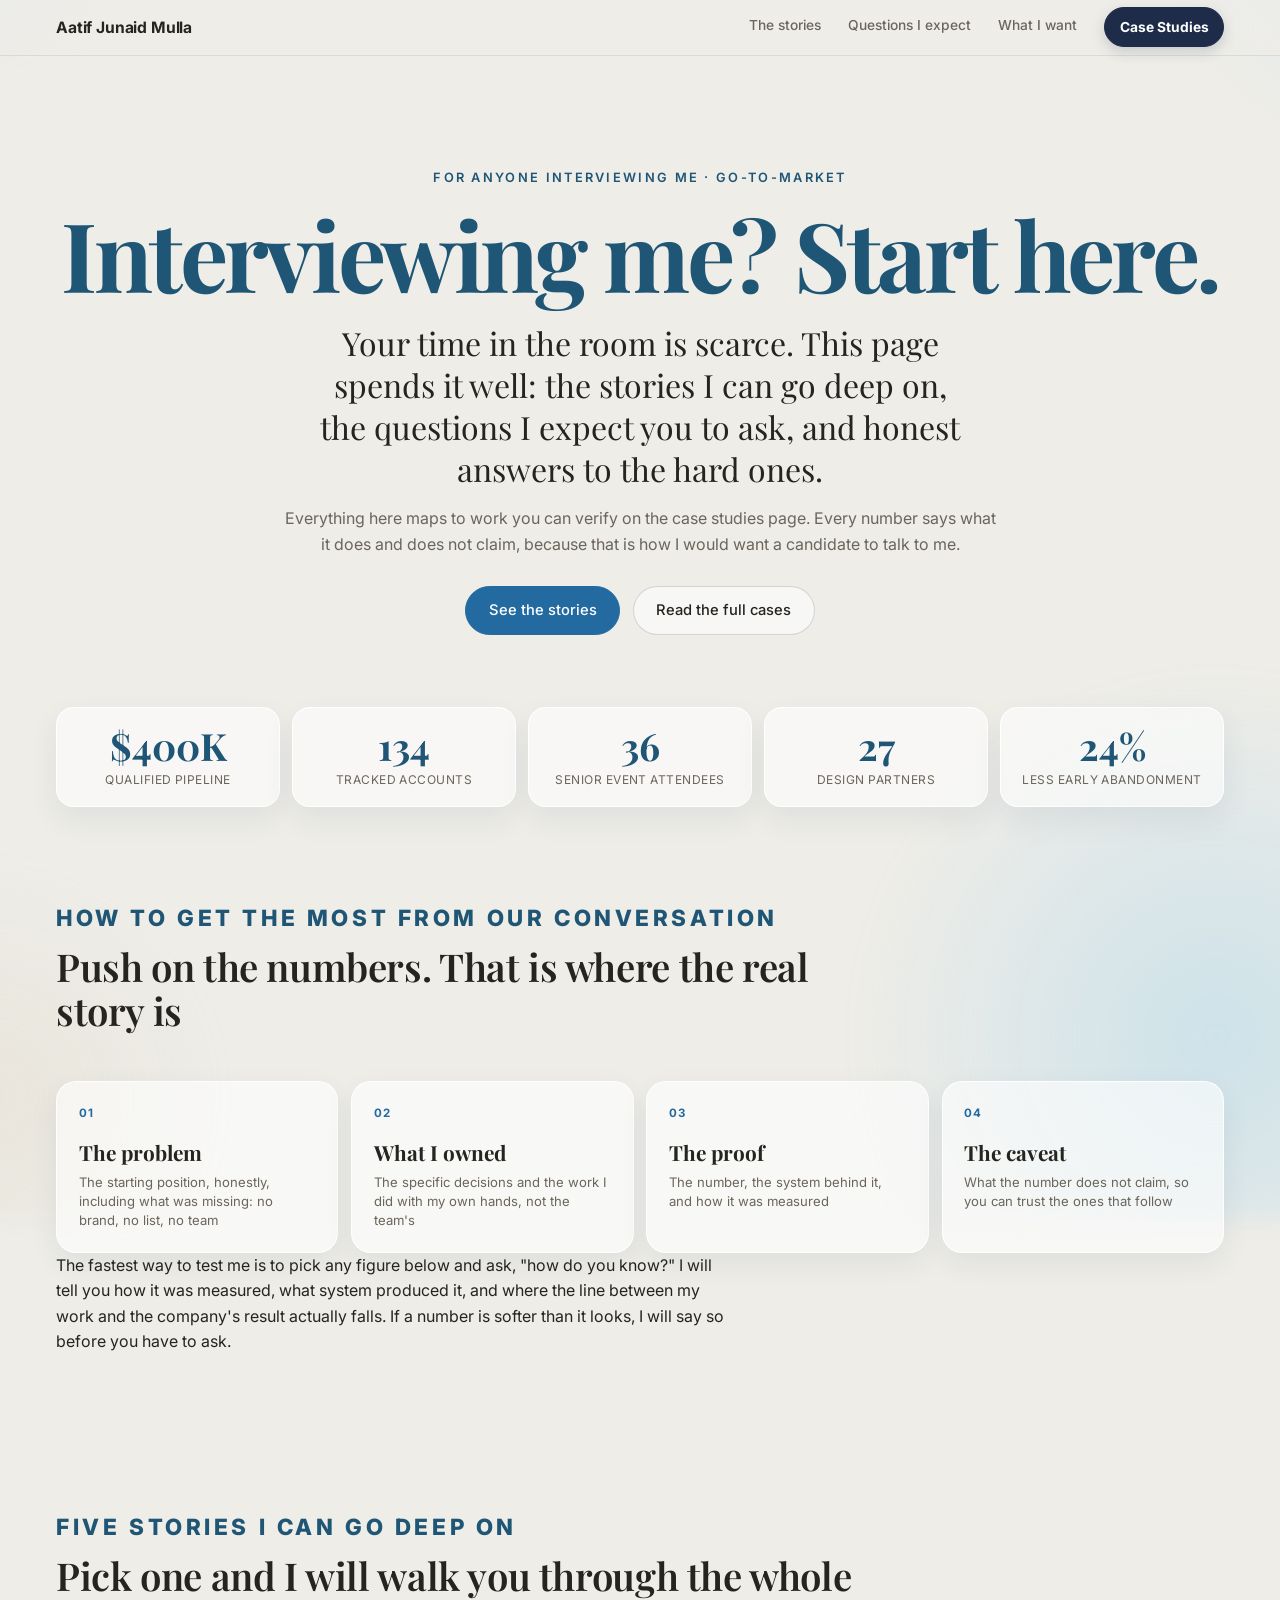
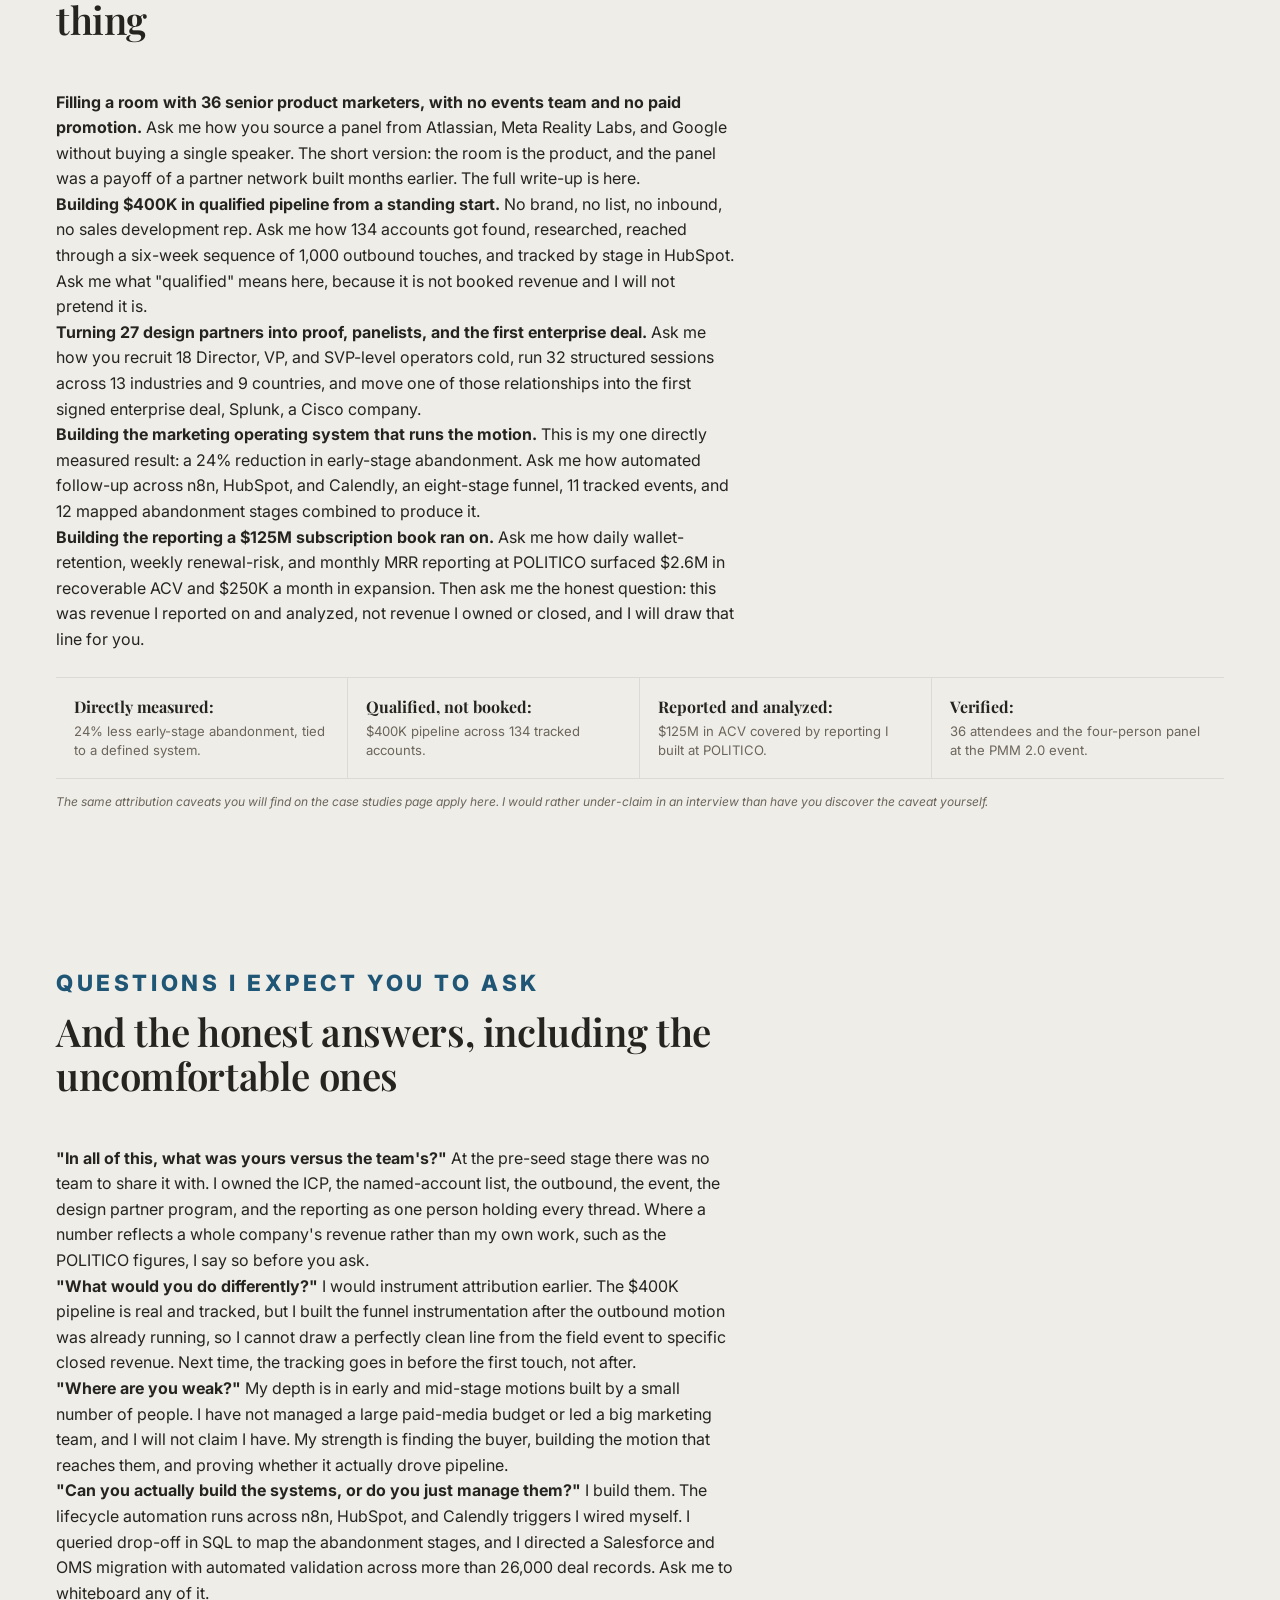
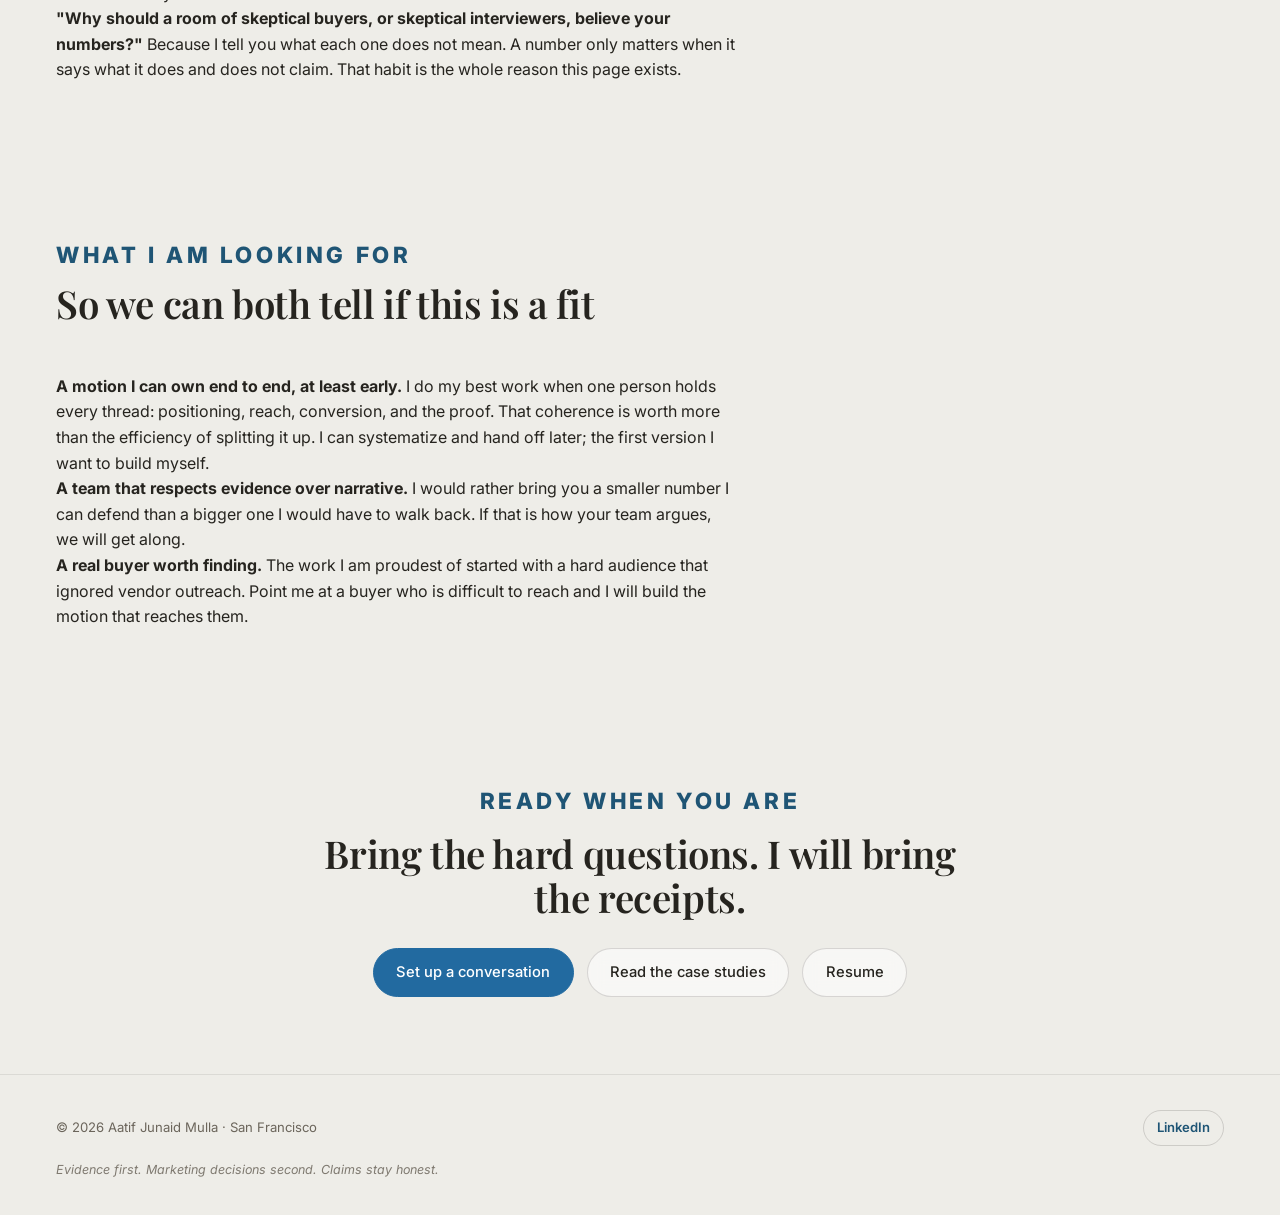
<file: interview.html>
<!DOCTYPE html>
<html lang="en">
<head>
  <meta charset="UTF-8" />
  <meta name="viewport" content="width=device-width, initial-scale=1.0" />
  <title>Interviewing me? Start here | Aatif Junaid Mulla</title>
  <meta name="description" content="A prep pack for anyone interviewing Aatif Junaid Mulla for a go-to-market role: the five stories I can go deep on, the questions I expect you to ask, honest answers to the hard ones, and what I am looking for in a role." />
  <meta property="og:type" content="article" />
  <meta property="og:url" content="https://aatifmulla.me/interview.html" />
  <meta property="og:title" content="Interviewing me? Start here" />
  <meta property="og:description" content="The five stories I can go deep on, the questions I expect you to ask, and honest answers to the hard ones. Evidence first." />
  <meta property="og:image" content="https://aatifmulla.me/og-image.jpg?v=4" />
  <meta property="og:image:type" content="image/jpeg" />
  <meta property="og:image:width" content="2400" />
  <meta property="og:image:height" content="1260" />
  <meta property="og:image:alt" content="Aatif Junaid Mulla, GTM and product growth, San Francisco" />
  <meta name="twitter:card" content="summary_large_image" />
  <meta name="twitter:title" content="Interviewing me? Start here" />
  <meta name="twitter:description" content="The five stories I can go deep on, the questions I expect you to ask, and honest answers to the hard ones." />
  <meta name="twitter:image" content="https://aatifmulla.me/og-image.jpg?v=4" />
  <meta name="theme-color" content="#FBF9F5" />
  <link rel="canonical" href="https://aatifmulla.me/interview.html" />
  <meta name="referrer" content="strict-origin-when-cross-origin" />
  <link rel="icon" href="/favicon.ico" sizes="any" />
  <link rel="icon" type="image/svg+xml" href="/favicon.svg" />
  <link rel="icon" type="image/png" sizes="32x32" href="/favicon-32x32.png" />
  <link rel="icon" type="image/png" sizes="16x16" href="/favicon-16x16.png" />
  <link rel="apple-touch-icon" sizes="180x180" href="/apple-touch-icon.png" />
  <link rel="preconnect" href="https://fonts.googleapis.com" />
  <link rel="preconnect" href="https://fonts.gstatic.com" crossorigin />
  <link href="https://fonts.googleapis.com/css2?family=Inter:wght@400;500;600;700&family=Playfair+Display:ital,wght@0,500;0,600;0,700;0,800;1,500&display=swap" rel="stylesheet" />
  <link rel="stylesheet" href="styles.css?v=49" />

  <!-- Structured data: an FAQ prep page tied to the same Person entity -->
  <script type="application/ld+json">
  {
    "@context": "https://schema.org",
    "@type": "FAQPage",
    "url": "https://aatifmulla.me/interview.html",
    "about": {
      "@type": "Person",
      "@id": "https://aatifmulla.me/#person",
      "name": "Aatif Junaid Mulla",
      "url": "https://aatifmulla.me",
      "jobTitle": "GTM and Product Growth",
      "sameAs": ["https://www.linkedin.com/in/aatif-junaid"]
    },
    "mainEntity": [
      {
        "@type": "Question",
        "name": "In the go-to-market work, what was yours versus the team's?",
        "acceptedAnswer": {
          "@type": "Answer",
          "text": "At the pre-seed stage there was no team to share it with. I owned the ICP, the named-account list, the outbound, the event, the design partner program, and the reporting as one person. Where a number reflects a whole company's revenue rather than my own work, I say so plainly."
        }
      },
      {
        "@type": "Question",
        "name": "What would you do differently?",
        "acceptedAnswer": {
          "@type": "Answer",
          "text": "I would instrument attribution earlier. The $400K pipeline is real and tracked, but I cannot draw a perfectly clean line from the field event to specific closed revenue, because I built the funnel instrumentation after the outbound motion was already running rather than before."
        }
      },
      {
        "@type": "Question",
        "name": "Where are you weak?",
        "acceptedAnswer": {
          "@type": "Answer",
          "text": "My depth is in early and mid-stage motions built by a small number of people. I have not run a large paid-media budget or managed a big team of marketers, and I would not claim to. My strength is finding the buyer, building the motion, and proving whether it worked."
        }
      }
    ],
    "breadcrumb": {
      "@type": "BreadcrumbList",
      "itemListElement": [
        { "@type": "ListItem", "position": 1, "name": "Home", "item": "https://aatifmulla.me/" },
        { "@type": "ListItem", "position": 2, "name": "Interviewing me", "item": "https://aatifmulla.me/interview.html" }
      ]
    }
  }
  </script>
</head>
<body>
  <a class="skip-link" href="#top">Skip to content</a>

  <header class="site-header case-header">
    <a class="wordmark" href="/">Aatif Junaid Mulla</a>
    <nav class="site-nav" aria-label="Interview prep navigation">
      <a href="#stories">The stories</a>
      <a href="#questions">Questions I expect</a>
      <a href="#fit">What I want</a>
      <a class="case-home" href="/case-studies.html" aria-label="See the case studies">Case Studies</a>
    </nav>
  </header>

  <main class="case-page" id="top">
    <section class="case-hero" id="overview">
      <p class="kicker">For anyone interviewing me &middot; Go-to-market</p>
      <h1 class="case-hero__title">Interviewing me? Start here.</h1>
      <p class="case-hero__lede">Your time in the room is scarce. This page spends it well: the stories I can go deep on, the questions I expect you to ask, and honest answers to the hard ones.</p>
      <p class="case-hero__context">Everything here maps to work you can verify on the case studies page. Every number says what it does and does not claim, because that is how I would want a candidate to talk to me.</p>
      <div class="case-hero__actions">
        <a class="btn btn--primary" href="#stories">See the stories</a>
        <a class="btn" href="/case-studies.html">Read the full cases</a>
      </div>

      <div class="case-scoreboard" aria-label="Selected outcomes I can speak to in depth">
        <div class="case-stat"><strong>$400K</strong><span>qualified pipeline</span></div>
        <div class="case-stat"><strong>134</strong><span>tracked accounts</span></div>
        <div class="case-stat"><strong>36</strong><span>senior event attendees</span></div>
        <div class="case-stat"><strong>27</strong><span>design partners</span></div>
        <div class="case-stat"><strong>24%</strong><span>less early abandonment</span></div>
      </div>
    </section>

    <section class="case-section case-section--intro">
      <div class="case-section__head">
        <span class="eyebrow">How to get the most from our conversation</span>
        <h2 class="section-title">Push on the numbers. That is where the real story is</h2>
      </div>
      <div class="message-flow" aria-label="How I structure an answer">
        <div><span>01</span><strong>The problem</strong><small>The starting position, honestly, including what was missing: no brand, no list, no team</small></div>
        <div><span>02</span><strong>What I owned</strong><small>The specific decisions and the work I did with my own hands, not the team's</small></div>
        <div><span>03</span><strong>The proof</strong><small>The number, the system behind it, and how it was measured</small></div>
        <div><span>04</span><strong>The caveat</strong><small>What the number does not claim, so you can trust the ones that follow</small></div>
      </div>
      <div style="max-width:68ch">
        <p>The fastest way to test me is to pick any figure below and ask, "how do you know?" I will tell you how it was measured, what system produced it, and where the line between my work and the company's result actually falls. If a number is softer than it looks, I will say so before you have to ask.</p>
      </div>
    </section>

    <section class="case-section" id="stories">
      <div class="case-section__head">
        <span class="eyebrow">Five stories I can go deep on</span>
        <h2 class="section-title">Pick one and I will walk you through the whole thing</h2>
      </div>

      <div style="max-width:68ch">
        <p><strong>Filling a room with 36 senior product marketers, with no events team and no paid promotion.</strong> Ask me how you source a panel from Atlassian, Meta Reality Labs, and Google without buying a single speaker. The short version: the room is the product, and the panel was a payoff of a partner network built months earlier. <a href="/field-program.html">The full write-up is here.</a></p>
        <p><strong>Building $400K in qualified pipeline from a standing start.</strong> No brand, no list, no inbound, no sales development rep. Ask me how 134 accounts got found, researched, reached through a six-week sequence of 1,000 outbound touches, and tracked by stage in HubSpot. Ask me what "qualified" means here, because it is not booked revenue and I will not pretend it is.</p>
        <p><strong>Turning 27 design partners into proof, panelists, and the first enterprise deal.</strong> Ask me how you recruit 18 Director, VP, and SVP-level operators cold, run 32 structured sessions across 13 industries and 9 countries, and move one of those relationships into the first signed enterprise deal, Splunk, a Cisco company.</p>
        <p><strong>Building the marketing operating system that runs the motion.</strong> This is my one directly measured result: a 24% reduction in early-stage abandonment. Ask me how automated follow-up across n8n, HubSpot, and Calendly, an eight-stage funnel, 11 tracked events, and 12 mapped abandonment stages combined to produce it.</p>
        <p><strong>Building the reporting a $125M subscription book ran on.</strong> Ask me how daily wallet-retention, weekly renewal-risk, and monthly MRR reporting at POLITICO surfaced $2.6M in recoverable ACV and $250K a month in expansion. Then ask me the honest question: this was revenue I reported on and analyzed, not revenue I owned or closed, and I will draw that line for you.</p>
      </div>

      <div class="case-results">
        <p><strong>Directly measured:</strong> 24% less early-stage abandonment, tied to a defined system.</p>
        <p><strong>Qualified, not booked:</strong> $400K pipeline across 134 tracked accounts.</p>
        <p><strong>Reported and analyzed:</strong> $125M in ACV covered by reporting I built at POLITICO.</p>
        <p><strong>Verified:</strong> 36 attendees and the four-person panel at the PMM 2.0 event.</p>
      </div>
      <p class="case-note">The same attribution caveats you will find on the case studies page apply here. I would rather under-claim in an interview than have you discover the caveat yourself.</p>
    </section>

    <section class="case-section" id="questions">
      <div class="case-section__head">
        <span class="eyebrow">Questions I expect you to ask</span>
        <h2 class="section-title">And the honest answers, including the uncomfortable ones</h2>
      </div>
      <div style="max-width:68ch">
        <p><strong>"In all of this, what was yours versus the team's?"</strong> At the pre-seed stage there was no team to share it with. I owned the ICP, the named-account list, the outbound, the event, the design partner program, and the reporting as one person holding every thread. Where a number reflects a whole company's revenue rather than my own work, such as the POLITICO figures, I say so before you ask.</p>
        <p><strong>"What would you do differently?"</strong> I would instrument attribution earlier. The $400K pipeline is real and tracked, but I built the funnel instrumentation after the outbound motion was already running, so I cannot draw a perfectly clean line from the field event to specific closed revenue. Next time, the tracking goes in before the first touch, not after.</p>
        <p><strong>"Where are you weak?"</strong> My depth is in early and mid-stage motions built by a small number of people. I have not managed a large paid-media budget or led a big marketing team, and I will not claim I have. My strength is finding the buyer, building the motion that reaches them, and proving whether it actually drove pipeline.</p>
        <p><strong>"Can you actually build the systems, or do you just manage them?"</strong> I build them. The lifecycle automation runs across n8n, HubSpot, and Calendly triggers I wired myself. I queried drop-off in SQL to map the abandonment stages, and I directed a Salesforce and OMS migration with automated validation across more than 26,000 deal records. Ask me to whiteboard any of it.</p>
        <p><strong>"Why should a room of skeptical buyers, or skeptical interviewers, believe your numbers?"</strong> Because I tell you what each one does not mean. A number only matters when it says what it does and does not claim. That habit is the whole reason this page exists.</p>
      </div>
    </section>

    <section class="case-section" id="fit">
      <div class="case-section__head">
        <span class="eyebrow">What I am looking for</span>
        <h2 class="section-title">So we can both tell if this is a fit</h2>
      </div>
      <div style="max-width:68ch">
        <p><strong>A motion I can own end to end, at least early.</strong> I do my best work when one person holds every thread: positioning, reach, conversion, and the proof. That coherence is worth more than the efficiency of splitting it up. I can systematize and hand off later; the first version I want to build myself.</p>
        <p><strong>A team that respects evidence over narrative.</strong> I would rather bring you a smaller number I can defend than a bigger one I would have to walk back. If that is how your team argues, we will get along.</p>
        <p><strong>A real buyer worth finding.</strong> The work I am proudest of started with a hard audience that ignored vendor outreach. Point me at a buyer who is difficult to reach and I will build the motion that reaches them.</p>
      </div>
    </section>

    <section class="case-section case-cta">
      <span class="eyebrow">Ready when you are</span>
      <h2 class="section-title">Bring the hard questions. I will bring the receipts.</h2>
      <div class="case-hero__actions">
        <!--email_off--><a class="btn btn--primary" href="mailto:aatif.recruitment@gmail.com">Set up a conversation</a><!--/email_off-->
        <a class="btn" href="/case-studies.html">Read the case studies</a>
        <a class="btn" href="/resume.pdf?v=2026-08f" target="_blank" rel="noopener">Resume</a>
      </div>
    </section>
  </main>

  <footer class="site-footer">
    <div class="site-footer__row">
      <span class="site-footer__copy">&copy; <span id="year">2026</span> Aatif Junaid Mulla &middot; San Francisco</span>
      <a class="footer-linkedin" href="https://www.linkedin.com/in/aatif-junaid" target="_blank" rel="noopener">LinkedIn</a>
    </div>
    <p class="site-footer__note">Evidence first. Marketing decisions second. Claims stay honest.</p>
  </footer>

  <script>
    document.getElementById('year').textContent = new Date().getFullYear();
    document.querySelectorAll('a[href^="#"]').forEach(function (link) {
      link.addEventListener('click', function (event) {
        var target = document.querySelector(this.getAttribute('href'));
        if (target) { event.preventDefault(); target.scrollIntoView({ behavior: 'smooth', block: 'start' }); }
      });
    });
  </script>
</body>
</html>
</file>
<file: styles.css>
/* =========================================================
   Aatif Junaid Mulla — personal site
   Bright paper, Apple Liquid Glass tiles, sky-blue accents,
   Playfair + Inter, particle-comet timeline, tiny metric anims.
   ========================================================= */

:root {
  --paper: #EEEDE8;
  --paper-2: #E7E3DA;
  --ink: #26241f;
  --ink-soft: #6b655b;

  --blue: #2f7fb3;           /* brand accent: buttons, dots, icons, hero gradient */
  --blue-deep: #1f5575;
  --blue-text: #226aa0;      /* AA-safe accent for small text and links (>=4.5:1 on paper and glass) */
  --sky: #8fcdee;
  --sky-deep: #4f9fd4;
  --sky-bright: #cdebfb;
  --navy: #1f2c49;           /* single toolkit navy */

  --line: rgba(38, 36, 31, 0.09);
  --line-strong: rgba(38, 36, 31, 0.16);

  --tile-bg: rgba(255, 255, 255, 0.62);
  --tile-bg-hover: rgba(255, 255, 255, 0.78);
  --tile-border: rgba(255, 255, 255, 0.85);
  --tile-shadow: 0 16px 44px rgba(40, 70, 95, 0.10);
  --tile-shadow-hover: 0 26px 64px rgba(40, 110, 160, 0.18);
  --tile-inset: inset 0 1px 0 rgba(255, 255, 255, 0.7);

  --serif: "Playfair Display", Georgia, "Times New Roman", serif;
  --sans: "Inter", -apple-system, BlinkMacSystemFont, "Segoe UI", Helvetica, Arial, sans-serif;

  --maxw: 1380px;
  --gutter: clamp(1.25rem, 5vw, 3.5rem);
  --radius: 24px;
}

/* ---------- reset ---------- */
*, *::before, *::after { box-sizing: border-box; }
html { -webkit-text-size-adjust: 100%; scroll-behavior: smooth; }
body {
  margin: 0; background: var(--paper); color: var(--ink);
  font-family: var(--sans); font-size: 16px; line-height: 1.6;
  -webkit-font-smoothing: antialiased; text-rendering: optimizeLegibility; overflow-x: hidden; overflow-wrap: break-word; word-wrap: break-word;
}
h1, h2, h3, p, ul, ol { margin: 0; }
ul, ol { padding: 0; list-style: none; }
a { color: inherit; text-decoration: none; }
img { display: block; max-width: 100%; }

/* soft drifting color field */
body::before {
  content: ""; position: fixed; inset: -25vmax; z-index: -1;
  background:
    radial-gradient(40vmax 40vmax at 12% 6%,  rgba(143, 205, 238, 0.40), transparent 60%),
    radial-gradient(34vmax 34vmax at 90% 14%, rgba(205, 235, 251, 0.52), transparent 60%),
    radial-gradient(46vmax 46vmax at 80% 88%, rgba(143, 205, 238, 0.34), transparent 62%),
    radial-gradient(30vmax 30vmax at 16% 92%, rgba(214, 199, 170, 0.20), transparent 62%);
  filter: blur(12px);
  animation: drift 36s ease-in-out infinite alternate;
}
@keyframes drift {
  from { transform: translate3d(0, 0, 0) scale(1); }
  to   { transform: translate3d(3%, -2.5%, 0) scale(1.08); }
}

/* ---------- liquid glass tile ---------- */
.tile {
  position: relative;
  background: var(--tile-bg);
  -webkit-backdrop-filter: blur(24px) saturate(160%);
  backdrop-filter: blur(24px) saturate(160%);
  border: 1px solid var(--tile-border);
  border-radius: var(--radius);
  box-shadow: var(--tile-shadow), var(--tile-inset);
  transition: transform 0.45s cubic-bezier(0.2, 0.7, 0.2, 1),
              box-shadow 0.45s cubic-bezier(0.2, 0.7, 0.2, 1), background 0.45s ease, border-color 0.45s ease;
}
.tile:hover { transform: translateY(-6px); background: var(--tile-bg-hover); box-shadow: var(--tile-shadow-hover), var(--tile-inset); }

/* ---------- header ---------- */
.site-header {
  position: sticky; top: 0; z-index: 20; display: flex; align-items: center; justify-content: space-between;
  gap: 1rem; padding: 0.9rem var(--gutter);
  background: rgba(238, 237, 232, 0.7);
  -webkit-backdrop-filter: blur(18px) saturate(160%); backdrop-filter: blur(18px) saturate(160%);
  border-bottom: 1px solid var(--line);
}
.wordmark { font-size: 0.98rem; letter-spacing: -0.01em; font-weight: 700; color: var(--ink); }
.wordmark:hover { color: var(--blue-text); }
.site-nav { display: flex; gap: clamp(0.8rem, 2.4vw, 1.7rem); }
.site-nav a {
  font-size: 0.86rem; font-weight: 500; color: var(--ink-soft); padding-bottom: 3px;
  border-bottom: 1.5px solid transparent; transition: color 0.2s ease, border-color 0.2s ease;
}
.site-nav a:hover { color: var(--ink); border-color: var(--sky); }
.site-nav .case-home {
  align-self: center; padding: 0.5rem 0.9rem; margin: -0.45rem 0; border: 1px solid var(--navy); border-radius: 999px;
  background: var(--navy); color: #fff; font-weight: 700; box-shadow: 0 5px 14px rgba(20,48,76,0.18);
  transition: background 0.2s ease, border-color 0.2s ease, box-shadow 0.2s ease, transform 0.2s ease;
}
.site-nav .case-home:hover {
  background: var(--blue-text); border-color: var(--blue-text); color: #fff; box-shadow: 0 7px 18px rgba(47,127,179,0.25); transform: translateY(-1px);
}
/* Case Studies leaves the page, so it reads as a destination, not a jump link. */
.site-nav .nav-page {
  display: inline-flex; align-items: center; gap: 0.3rem; align-self: center;
  padding: 0.34rem 0.75rem; margin: -0.34rem 0; border: 1px solid var(--line-strong);
  border-radius: 999px; background: rgba(255, 255, 255, 0.6); color: var(--ink); font-weight: 600;
  transition: color 0.2s ease, border-color 0.2s ease, background 0.2s ease, transform 0.2s ease;
}
.site-nav .nav-page:hover {
  color: var(--blue-text); border-color: var(--sky-deep); background: rgba(143, 205, 238, 0.22); transform: translateY(-1px);
}
.nav-page__arrow { font-size: 0.92em; line-height: 1; color: var(--blue-text); }

/* ---------- shared layout ---------- */
.hero, .section, .site-footer { padding-left: var(--gutter); padding-right: var(--gutter); }

/* ---------- hero ---------- */
.hero { max-width: var(--maxw); margin: 0 auto; padding-top: clamp(3.5rem, 9vw, 6.5rem); padding-bottom: clamp(2rem, 5vw, 3.5rem); text-align: center; }
.kicker { font-size: 0.8rem; letter-spacing: 0.18em; text-transform: uppercase; color: var(--blue-deep); font-weight: 600; margin-bottom: 1.1rem; }
/* Display name: bold and luminous rather than heavy. No dark outline or drop
   shadow (they read as muddy against the paper); the weight plus a bright
   two-layer glow carries it. Gradient starts at --blue, not --blue-deep. */
.hero__name {
  font-family: var(--serif); font-weight: 800;
  font-size: clamp(2.8rem, 8.4vw, 6rem); line-height: 1.1; letter-spacing: -0.015em; padding-bottom: 0.1em;
  /* #3585bd, not --sky-deep: sky-deep is only 2.47:1 on paper and fails AA even
     for large text. This reads as the same lift in the shimmer at 3.4:1. */
  background: linear-gradient(110deg, var(--blue) 0%, var(--blue) 26%, #3585bd 62%, var(--blue) 100%);
  background-size: 220% auto; -webkit-background-clip: text; background-clip: text; color: transparent; -webkit-text-fill-color: transparent;
  filter: drop-shadow(0 0 9px rgba(143, 205, 238, 0.62))    /* tight highlight */
          drop-shadow(0 0 30px rgba(79, 159, 212, 0.42));   /* wide sky-blue aura */
  animation: shimmer 9s ease-in-out infinite;
}
@keyframes shimmer { 0% { background-position: 0% center; } 50% { background-position: 100% center; } 100% { background-position: 0% center; } }
.hero__tagline { font-size: clamp(0.95rem, 2.2vw, 1.15rem); font-weight: 600; color: var(--ink); margin-bottom: 1.6rem; }
.hero__story { position: relative; max-width: 52rem; margin: 0 auto 2.4rem; }
.hero__statement {
  font-family: var(--serif); font-weight: 500; font-style: italic;
  font-size: clamp(1.4rem, 3.4vw, 2.25rem); line-height: 1.3; color: var(--ink); margin: 0 auto;
}
.hero__statement span, .hero__statement strong { display: block; }
.hero__statement strong { margin-top: 0.16em; }
.hero__statement strong { font-style: normal; font-weight: 700; color: var(--blue-deep); }
.hero__actions { justify-content: center; }

/* buttons */
.hero__actions, .contact__actions, .samples__cta { display: flex; flex-wrap: wrap; gap: 0.8rem; }
.btn {
  font-family: var(--sans); font-size: 0.92rem; font-weight: 500; color: var(--ink);
  padding: 0.72rem 1.4rem; border: 1px solid var(--line-strong); border-radius: 999px;
  background: rgba(255, 255, 255, 0.55); -webkit-backdrop-filter: blur(8px); backdrop-filter: blur(8px);
  transition: transform 0.25s ease, background 0.25s ease, color 0.25s ease, box-shadow 0.25s ease, border-color 0.25s ease;
}
.btn:hover { transform: translateY(-2px); box-shadow: 0 12px 26px rgba(40, 110, 160, 0.2); }
/* --blue-text, not --blue: white on #2f7fb3 is 4.37:1 and fails AA. */
.btn--primary { background: var(--blue-text); color: #fff; border-color: var(--blue-text); }
.btn--primary:hover { background: var(--blue-deep); border-color: var(--blue-deep); }
.btn:not(.btn--primary):hover { border-color: var(--blue); color: var(--blue-deep); }

/* ---------- section scaffold ---------- */
.section { max-width: var(--maxw); margin: 0 auto; padding-top: clamp(1.75rem, 4vw, 2.5rem); padding-bottom: clamp(1.75rem, 4vw, 2.5rem); }
.section-head { margin-bottom: clamp(1.8rem, 4vw, 2.8rem); }
.eyebrow { display: block; font-size: clamp(1.05rem, 1.9vw, 1.4rem); letter-spacing: 0.16em; text-transform: uppercase; font-weight: 800; color: var(--blue-deep); margin-bottom: 0.6rem; transition: color 0.4s ease, text-shadow 0.4s ease; }
.eyebrow--active { color: var(--blue-text); text-shadow: 0 0 22px rgba(47, 127, 179, 0.55); }
.toolkit-wrap { margin-top: clamp(1.75rem, 4vw, 2.75rem); }
.toolkit-label { display: block; font-size: 0.72rem; letter-spacing: 0.14em; text-transform: uppercase; font-weight: 600; color: var(--ink-soft); margin-bottom: 0.95rem; }
.section-title { font-family: var(--serif); font-weight: 600; font-size: clamp(1.6rem, 3.6vw, 2.4rem); line-height: 1.14; letter-spacing: -0.01em; }

/* ---------- shared logo chip ---------- */
.logo-chip {
  flex: 0 0 auto; height: 50px; min-width: 50px; width: auto; max-width: 100%; border-radius: 13px;
  background: #fff; border: 1px solid var(--line); overflow: hidden; display: inline-flex; align-items: center; justify-content: center;
  padding: 6px 10px; box-shadow: 0 5px 14px rgba(40, 70, 95, 0.12); transition: transform 0.3s ease, box-shadow 0.3s ease;
}
.logo-chip img { height: 30px; width: auto; max-width: 100%; object-fit: contain; }
.logo-duo { display: flex; align-items: center; gap: 0.5rem; flex: 0 0 auto; }
.logo-plus { font-family: var(--sans); font-size: 1.05rem; font-weight: 600; color: var(--ink-soft); line-height: 1; }
.logo-chip--mark { padding: 5px; }
.logo-chip--dark { background: #23262e; border-color: #23262e; }
a.logo-chip:hover { transform: translateY(-2px) scale(1.04); box-shadow: 0 9px 22px rgba(40, 110, 160, 0.28); }

/* ---------- experience timeline: particle comet ---------- */
.timeline { position: relative; padding-left: 0; }
/* canvas spans the full list height (top+bottom:0) so the comet track maps
   exactly to the experience section and can never go stale */
.tl-comet {
  position: absolute; left: 50%; transform: translateX(-50%); top: 0; width: 100vw; pointer-events: none; z-index: 0; opacity: 0.5;
  -webkit-mask-image: linear-gradient(to bottom, transparent 0, #000 7%, #000 93%, transparent 100%);
  mask-image: linear-gradient(to bottom, transparent 0, #000 7%, #000 93%, transparent 100%);
}
.timeline__list { position: relative; z-index: 1; margin: 0; padding: 0; }
/* proximity highlight: the card the comet head is passing behind lifts and glows */
.tl-card { transition: box-shadow 0.6s ease, border-color 0.6s ease, transform 0.6s ease; }
@media (min-width: 769px) {
  .tl-item.comet-near .tl-card {
    border-color: rgba(143, 205, 238, 0.95);
    transform: translateY(-3px);
    box-shadow: 0 22px 56px rgba(40, 110, 160, 0.20),
                0 0 0 1px rgba(143, 205, 238, 0.45),
                0 0 36px 8px rgba(143, 205, 238, 0.24);
  }
}

.tl-item { position: relative; padding-left: 64px; margin-bottom: 1.4rem; }
.tl-item:last-child { margin-bottom: 0; }
.tl-dot {
  position: absolute; left: 4px; top: 30px; width: 16px; height: 16px; border-radius: 50%; z-index: 2;
  background: var(--paper); border: 2px solid var(--line-strong);
  transition: background 0.4s ease, border-color 0.4s ease, box-shadow 0.4s ease, transform 0.4s ease;
}
.tl-item.lit .tl-dot {
  border-color: var(--blue); background: var(--blue);
  box-shadow: 0 0 0 5px rgba(143, 205, 238, 0.35), 0 0 14px rgba(47, 127, 179, 0.5); transform: scale(1.18);
}
.tl-card { padding: clamp(1.4rem, 3vw, 2rem); }
.tl-item.lit .tl-card { border-color: rgba(143, 205, 238, 0.6); box-shadow: var(--tile-shadow), 0 0 0 1px rgba(143, 205, 238, 0.4); }

.tl-head { display: flex; align-items: flex-start; gap: 0.9rem; margin-bottom: 0.8rem; }
.tl-headtext { min-width: 0; }
.tl-date { font-size: 0.76rem; letter-spacing: 0.06em; text-transform: uppercase; font-weight: 600; color: var(--blue-deep); margin-bottom: 0.3rem; }
.tl-role { font-family: var(--serif); font-weight: 600; font-size: clamp(1.35rem, 3vw, 1.85rem); line-height: 1.12; }
.tl-org { font-size: 0.92rem; color: var(--ink-soft); margin-top: 0.25rem; }
.tl-link { color: var(--blue-text); border-bottom: 1.5px solid var(--sky); transition: color 0.2s ease; }
.tl-link:hover { color: var(--blue-deep); }
.tl-desc { font-style: italic; font-size: 0.92rem; color: var(--ink-soft); line-height: 1.55; margin-bottom: 1.1rem; }
.tl-note { display: flex; align-items: baseline; gap: 0.5rem; font-size: 0.86rem; color: var(--ink-soft); line-height: 1.55; margin: -0.35rem 0 1.1rem; }
.tl-note__badge {
  display: inline-block; flex: 0 0 auto; padding: 0.14rem 0.6rem; border-radius: 999px;
  font-size: 0.64rem; font-weight: 700; letter-spacing: 0.05em; text-transform: uppercase;
  color: var(--blue-deep); background: rgba(143, 205, 238, 0.26); border: 1px solid rgba(143, 205, 238, 0.5);
  vertical-align: 1px;
}
/* MBA interlude: a slim dashed card, deliberately lighter than a job card */
.tl-gapcard {
  display: flex; align-items: flex-start; gap: 0.9rem;
  padding: 0.95rem 1.25rem; border: 1.5px dashed var(--line-strong); border-radius: 18px;
  background: rgba(255, 255, 255, 0.35);
}
.logo-chip--sm { height: 40px; min-width: 40px; padding: 6px; border-radius: 10px; }
.logo-chip--sm img { height: 22px; }
.tl-gaptext { margin: 0.15rem 0 0; font-size: 0.88rem; line-height: 1.55; color: var(--ink-soft); }
.tl-gaptext strong { color: var(--ink); font-weight: 600; }
.tl-lead { font-size: 1.05rem; line-height: 1.6; margin-bottom: 1rem; max-width: 64ch; }
.tl-points { display: grid; gap: 0.6rem; margin-bottom: 1.4rem; }
.tl-points li { position: relative; padding-left: 1.1rem; color: var(--ink-soft); }
/* Readability: the timeline card runs to 1380px, which pushed body copy to about
   97 characters per line. Cap the measure without narrowing the tiles themselves. */
.tl-desc, .tl-points li { max-width: 76ch; }
.tl-points li::before { content: ""; position: absolute; left: 0; top: 0.62em; width: 6px; height: 6px; border-radius: 50%; background: var(--sky); box-shadow: 0 0 0 2px rgba(47, 127, 179, 0.25); }

/* metrics with tiny animated icons */
.metrics { display: grid; grid-template-columns: repeat(3, 1fr); gap: 0.9rem; margin-bottom: 0.2rem; }
.metrics > .metric:nth-child(4):last-child { grid-column: 2 / 3; }   /* center a lone 4th tile */
/* 5 tiles: three across the top, the last two centered underneath */
.metrics--balanced { grid-template-columns: repeat(6, 1fr); }
.metrics--balanced > .metric { grid-column: span 2; }
.metrics--balanced > .metric:nth-child(4) { grid-column: 2 / span 2; }

/* reports owned: collapsible depth panel in the POLITICO card */
.reports { margin-top: 1.4rem; border-top: 1px solid var(--line); padding-top: 1.05rem; }
.reports__summary { display: block; cursor: pointer; list-style: none; }
.reports__summary::-webkit-details-marker { display: none; }
.reports__head { display: flex; align-items: center; justify-content: flex-start; gap: 0.55rem; }
.reports__title { font-size: 0.72rem; letter-spacing: 0.12em; text-transform: uppercase; font-weight: 700; color: var(--blue-deep); }
.reports__chev { color: var(--blue-text); font-size: 1.3rem; line-height: 1; transition: transform 0.3s ease; }
.reports[open] .reports__chev { transform: rotate(90deg); }
.reports__meta { display: block; margin-top: 0.3rem; font-size: 0.82rem; line-height: 1.4; color: var(--ink-soft); }
.reports__list { margin: 1rem 0 0; display: grid; gap: 0.75rem; }
.reports__item { display: flex; gap: 0.75rem; align-items: flex-start; }
.reports__freq { flex: 0 0 auto; align-self: flex-start; font-size: 0.64rem; font-weight: 700; letter-spacing: 0.05em; text-transform: uppercase; color: var(--blue-deep); background: rgba(143, 205, 238, 0.26); border: 1px solid rgba(143, 205, 238, 0.5); border-radius: 999px; padding: 0.24rem 0; width: 72px; text-align: center; }
.reports__body { font-size: 0.9rem; line-height: 1.5; color: var(--ink-soft); }
.reports__body strong { color: var(--ink); font-weight: 600; }
.reports__foot { margin: 0.95rem 0 0; font-size: 0.82rem; line-height: 1.5; color: var(--ink-soft); }
.metric {
  position: relative; background: rgba(255, 255, 255, 0.55); border: 1px solid var(--line);
  border-radius: 16px; padding: 1rem 1rem 0.95rem; overflow: hidden;
  transition: transform 0.3s ease, background 0.3s ease, box-shadow 0.3s ease, border-color 0.3s ease;
}
.metric:hover { transform: translateY(-4px); background: rgba(255, 255, 255, 0.9); box-shadow: 0 12px 26px rgba(40, 110, 160, 0.18); border-color: var(--sky); }
.metric .mi { position: absolute; top: 0.7rem; right: 0.7rem; width: 20px; height: 20px; color: var(--blue); opacity: 0.92; }
.metric .mi svg { width: 20px; height: 20px; display: block; }
.metric__num { display: block; font-family: var(--serif); font-size: clamp(1.5rem, 3vw, 2rem); line-height: 1; font-weight: 600; color: var(--blue-deep); margin-bottom: 0.35rem; padding-right: 1.6rem; }
.metric__num--sm { font-size: clamp(1.15rem, 2.2vw, 1.45rem); padding-top: 0.3rem; }
.metric__label { font-size: 0.7rem; letter-spacing: 0.04em; text-transform: uppercase; color: var(--ink-soft); line-height: 1.3; }

/* design-partner quote */
.quote { position: relative; overflow: hidden; margin: 1.5rem 0 0; padding: 1.5rem 1.7rem 1.2rem; background: rgba(47, 127, 179, 0.08); border-left: 3px solid var(--blue); border-radius: 0 14px 14px 0; }
.quote::before { content: "\201C"; position: absolute; top: 0.1rem; right: 0.9rem; font-family: var(--serif); font-weight: 700; font-size: 4.2rem; line-height: 1; color: rgba(47, 127, 179, 0.14); pointer-events: none; }
.quote__text { position: relative; font-family: var(--serif); font-style: italic; font-size: clamp(1.15rem, 2.4vw, 1.45rem); line-height: 1.42; margin-bottom: 0.85rem; }
.quote__cite { display: flex; flex-direction: column; gap: 0.1rem; }
.quote__name { align-self: flex-start; font-weight: 600; font-size: 0.95rem; color: var(--blue-deep); border-bottom: 1.5px solid var(--sky); transition: color 0.2s ease; }
.quote__name:hover { color: var(--blue-text); }
.quote__role { font-size: 0.78rem; color: var(--ink-soft); }

/* design partner testimonial carousel (inside the Aisepedia card) */
/* PMM 2.0 event strip: hosted-event proof inside the Aisepedia card */
.event-strip {
  display: block; margin-top: 1.4rem; padding: 1.05rem 1.3rem;
  background: rgba(143, 205, 238, 0.10); border: 1px solid rgba(143, 205, 238, 0.45);
  border-radius: 16px;
  transition: background 0.25s ease, border-color 0.25s ease, transform 0.25s ease, box-shadow 0.25s ease;
}
.event-strip:hover { background: rgba(143, 205, 238, 0.18); border-color: var(--sky-deep); transform: translateY(-2px); box-shadow: 0 10px 26px rgba(40, 110, 160, 0.14); }
.event-strip__head { display: flex; align-items: center; justify-content: space-between; gap: 0.8rem; flex-wrap: wrap; margin-bottom: 0.45rem; }
.event-strip__badge { font-size: 0.64rem; font-weight: 700; letter-spacing: 0.08em; text-transform: uppercase; color: var(--blue-deep); background: rgba(143, 205, 238, 0.3); border: 1px solid rgba(143, 205, 238, 0.55); border-radius: 999px; padding: 0.18rem 0.6rem; }
.event-strip__meta { font-size: 0.74rem; color: var(--ink-soft); }
.event-strip__title { display: block; font-family: var(--serif); font-weight: 600; font-size: 1.15rem; line-height: 1.25; color: var(--ink); margin-bottom: 0.55rem; }
.event-strip__panelists { display: flex; flex-wrap: wrap; gap: 0.4rem; margin: 0 0 0.6rem; padding: 0; list-style: none; }
.event-strip__panelists li { font-size: 0.72rem; font-weight: 500; color: var(--blue-deep); background: rgba(255, 255, 255, 0.6); border: 1px solid var(--line-strong); border-radius: 999px; padding: 0.22rem 0.6rem; }
.event-strip__link { font-size: 0.78rem; font-weight: 600; color: var(--blue-text); }

.dp-carousel { margin-top: 1.1rem; }
.dp-head { display: flex; align-items: center; justify-content: space-between; gap: 1rem; margin-bottom: 0.85rem; }
.dp-label { display: block; font-size: 0.72rem; letter-spacing: 0.12em; text-transform: uppercase; font-weight: 700; color: var(--blue-deep); }
.dp-nav { display: flex; gap: 0.4rem; flex: 0 0 auto; }
.dp-arrow {
  width: 34px; height: 34px; border-radius: 50%; border: 1px solid var(--line-strong);
  background: rgba(255, 255, 255, 0.6); color: var(--blue-deep); font-size: 1.25rem; line-height: 1;
  display: inline-flex; align-items: center; justify-content: center; cursor: pointer;
  transition: background 0.25s ease, border-color 0.25s ease, transform 0.25s ease, opacity 0.25s ease;
}
.dp-arrow:hover { background: rgba(143, 205, 238, 0.35); border-color: var(--sky-deep); transform: translateY(-1px); }
.dp-arrow:disabled { opacity: 0.3; cursor: default; transform: none; }
.dp-track { display: flex; gap: 1rem; overflow-x: auto; scroll-snap-type: x mandatory; scroll-behavior: smooth; scrollbar-width: none; -webkit-overflow-scrolling: touch; }
.dp-track::-webkit-scrollbar { display: none; }
.dp-slide {
  flex: 0 0 calc(50% - 0.5rem); min-width: calc(50% - 0.5rem); scroll-snap-align: start; margin: 0;
  display: flex; flex-direction: column; position: relative; overflow: hidden;
  padding: 0.95rem 1.15rem 0.85rem; background: rgba(47, 127, 179, 0.08);
  border-left: 3px solid var(--blue); border-radius: 0 12px 12px 0;
}
.dp-slide::before { content: "\201C"; position: absolute; top: 0; right: 0.6rem; font-family: var(--serif); font-weight: 700; font-size: 2.8rem; line-height: 1; color: rgba(47, 127, 179, 0.14); pointer-events: none; }
.dp-slide blockquote { position: relative; margin: 0 0 0.55rem; font-family: var(--serif); font-style: italic; font-size: clamp(0.85rem, 1.5vw, 0.98rem); line-height: 1.4; }
.dp-slide figcaption { margin-top: auto; }
.dp-name { display: inline-block; font-weight: 600; font-size: 0.82rem; color: var(--blue-deep); }
a.dp-name { border-bottom: 1.5px solid var(--sky); transition: color 0.2s ease; }
a.dp-name:hover { color: var(--blue-text); }
.dp-role { display: block; font-size: 0.72rem; color: var(--ink-soft); margin-top: 0.1rem; }

/* ---------- design-partner testimonials ---------- */

/* ---------- education ---------- */
.edu-grid { display: grid; grid-template-columns: repeat(3, 1fr); gap: 1.2rem; margin-bottom: 1.2rem; }
.edu-card { padding: 1.6rem 1.6rem; }
.edu-card__head { display: flex; align-items: flex-start; gap: 0.8rem; margin-bottom: 0.9rem; }
.edu-card__deg { font-family: var(--serif); font-weight: 600; font-size: 1.22rem; line-height: 1.15; }
.edu-card__school { font-size: 0.86rem; color: var(--ink-soft); margin-top: 0.3rem; }
.edu-card__note { color: var(--ink-soft); font-size: 0.95rem; }

/* ---------- toolkit: standardized single navy ---------- */
.tool-groups { display: grid; grid-template-columns: repeat(4, 1fr); gap: 1rem; }
.tool-group {
  background: var(--tile-bg);
  -webkit-backdrop-filter: blur(24px) saturate(160%); backdrop-filter: blur(24px) saturate(160%);
  border: 1px solid var(--tile-border); border-top: 2px solid rgba(143, 205, 238, 0.85);
  border-radius: 16px; padding: 1.05rem 1.1rem;
  box-shadow: 0 10px 28px rgba(40, 70, 95, 0.08); box-shadow: 0 10px 28px rgba(40, 70, 95, 0.08), var(--tile-inset);
}
.tool-group__name { display: flex; align-items: center; gap: 0.45rem; font-size: 0.74rem; letter-spacing: 0.06em; text-transform: uppercase; color: var(--blue-deep); font-weight: 700; margin-bottom: 0.85rem; }
.tool-group__name::before { content: ""; width: 8px; height: 8px; border-radius: 50%; background: var(--sky-deep); flex: 0 0 auto; }
.tools { display: flex; flex-wrap: wrap; gap: 0.4rem; }
.tools li {
  font-size: 0.78rem; font-weight: 500; color: var(--blue-deep);
  background: rgba(143, 205, 238, 0.22); border: 1px solid rgba(143, 205, 238, 0.5);
  border-radius: 999px; padding: 0.32rem 0.7rem;
  transition: border-color 0.2s ease, color 0.2s ease, background 0.2s ease, transform 0.2s ease, box-shadow 0.2s ease;
}
.tools li:hover {
  border-color: rgba(120, 200, 255, 0.6); color: var(--blue-deep); background: rgba(143, 205, 238, 0.34);
  transform: translateY(-1px);
  box-shadow: 0 4px 12px rgba(40, 110, 160, 0.15);
}

/* ---------- work / what I build ---------- */
.sample-grid { display: grid; grid-template-columns: repeat(2, 1fr); gap: 1.2rem; }
.sample { padding: 1.8rem 1.7rem; }
.sample__title { font-family: var(--serif); font-weight: 600; font-size: 1.5rem; line-height: 1.14; margin-bottom: 0.7rem; }
.sample__body { color: var(--ink-soft); font-size: 0.97rem; }
.samples__cta { justify-content: center; margin-top: 1.5rem; }
.case-study-spotlight {
  display: grid; grid-template-columns: minmax(0, 0.9fr) minmax(0, 1.1fr); gap: clamp(1.5rem, 4vw, 3rem);
  align-items: center; margin-top: 1.5rem; padding: clamp(1.5rem, 4vw, 2.7rem);
  border-color: rgba(143,205,238,0.65); box-shadow: 0 22px 56px rgba(40,110,160,0.14), var(--tile-inset);
}
.case-study-spotlight__eyebrow { display: block; color: var(--blue-text); font-size: 0.7rem; font-weight: 700; letter-spacing: 0.11em; text-transform: uppercase; margin-bottom: 0.65rem; }
.case-study-spotlight h3 { font-family: var(--serif); font-size: clamp(1.6rem, 3.4vw, 2.35rem); line-height: 1.12; max-width: 20ch; }
.case-study-spotlight__copy p { color: var(--ink-soft); max-width: 54ch; margin: 0.8rem 0 1.2rem; }
.case-study-spotlight__list { display: grid; grid-template-columns: repeat(2, minmax(0, 1fr)); gap: 0.7rem; }
.case-study-spotlight__list li { min-width: 0; padding: 1rem; border-radius: 15px; background: rgba(143,205,238,0.12); border: 1px solid rgba(143,205,238,0.34); }
.case-study-spotlight__list span { display: block; color: var(--blue-text); font-size: 0.68rem; font-weight: 700; letter-spacing: 0.08em; margin-bottom: 0.45rem; }
.case-study-spotlight__list strong { display: block; font-family: var(--serif); font-size: 1rem; line-height: 1.2; }
.case-study-spotlight__list small { display: block; color: var(--ink-soft); font-size: 0.74rem; line-height: 1.4; margin-top: 0.3rem; }
.case-study-spotlight__list li:last-child:nth-child(odd) { grid-column: 1 / -1; }

/* ---------- positioning and messaging case studies ---------- */
.case-page { overflow: clip; }
.case-hero, .case-section {
  max-width: var(--maxw); margin: 0 auto; padding-left: var(--gutter); padding-right: var(--gutter);
}
.case-hero { padding-top: clamp(4rem, 9vw, 7rem); padding-bottom: clamp(3rem, 6vw, 5rem); text-align: center; }
.case-hero__title {
  font-family: var(--serif); font-size: clamp(3rem, 7.5vw, 6.2rem); line-height: 0.98; letter-spacing: -0.035em;
  color: var(--blue-deep); margin-bottom: 1.35rem;
}
.case-hero__lede { max-width: 34ch; margin: 0 auto 1rem; font-family: var(--serif); font-size: clamp(1.35rem, 3vw, 2rem); line-height: 1.32; }
.case-hero__context { max-width: 72ch; margin: 0 auto; color: var(--ink-soft); font-size: 1rem; }
.case-hero__actions { display: flex; flex-wrap: wrap; justify-content: center; gap: 0.8rem; margin-top: 1.8rem; }
.case-scoreboard {
  display: grid; grid-template-columns: repeat(5, 1fr); gap: 0.75rem; margin-top: clamp(2.5rem, 6vw, 4.5rem);
}
.case-stat {
  min-width: 0; padding: 1.2rem 0.85rem; border: 1px solid rgba(255,255,255,0.9); border-radius: 18px;
  background: rgba(255,255,255,0.58); box-shadow: 0 12px 30px rgba(40,70,95,0.08);
}
.case-stat strong { display: block; font-family: var(--serif); color: var(--blue-deep); font-size: clamp(1.65rem, 3vw, 2.35rem); line-height: 1; }
.case-stat span { display: block; margin-top: 0.45rem; color: var(--ink-soft); font-size: 0.75rem; line-height: 1.25; text-transform: uppercase; letter-spacing: 0.04em; }
.case-section { padding-top: clamp(2.75rem, 6vw, 5rem); padding-bottom: clamp(2.75rem, 6vw, 5rem); }
.case-section__head { max-width: 52rem; margin-bottom: clamp(2rem, 4vw, 3rem); }
.case-section--intro { padding-top: 1rem; }
.message-flow { display: grid; grid-template-columns: repeat(4, 1fr); gap: 0.8rem; }
.message-flow > div {
  position: relative; min-height: 150px; padding: 1.35rem; border-radius: 20px; background: rgba(255,255,255,0.6);
  border: 1px solid var(--tile-border); box-shadow: 0 10px 28px rgba(40,70,95,0.08);
}
.message-flow span { display: block; color: var(--blue-text); font-size: 0.72rem; font-weight: 700; letter-spacing: 0.08em; margin-bottom: 1.2rem; }
.message-flow strong { display: block; font-family: var(--serif); font-size: 1.3rem; line-height: 1.1; margin-bottom: 0.55rem; }
.message-flow small { display: block; color: var(--ink-soft); font-size: 0.82rem; line-height: 1.45; }
.case-study {
  position: relative; isolation: isolate; padding: clamp(1.5rem, 4vw, 2.8rem); margin-bottom: 1.5rem; scroll-margin-top: 6rem;
  transition: border-color 0.45s ease, background-color 0.45s ease, box-shadow 0.45s ease, transform 0.45s ease;
}
.case-study.is-focus {
  border-color: rgba(110, 209, 255, 0.92);
  background: rgba(255,255,255,0.72);
  box-shadow: 0 0 0 1px rgba(115, 211, 255, 0.68),
              0 0 22px 3px rgba(89, 197, 255, 0.38),
              0 0 54px 12px rgba(143, 205, 238, 0.28),
              0 22px 54px rgba(40,70,95,0.12);
  transform: translateY(-2px);
}
.case-study__header { display: grid; grid-template-columns: auto minmax(0, 1fr) auto; gap: 1.1rem; align-items: start; padding-bottom: 1.5rem; border-bottom: 1px solid var(--line); }
.case-study__number {
  display: inline-grid; place-items: center; width: 48px; height: 48px; border-radius: 50%; background: var(--navy); color: #fff;
  font-family: var(--serif); font-weight: 700; font-size: 1rem;
}
.case-study__label { color: var(--blue-text); text-transform: uppercase; font-size: 0.7rem; font-weight: 700; letter-spacing: 0.1em; margin-bottom: 0.35rem; }
.case-study__header h2 { font-family: var(--serif); font-size: clamp(1.55rem, 3vw, 2.25rem); line-height: 1.12; max-width: 24ch; }
.case-study__outcome {
  max-width: 18rem; border: 1px solid rgba(143,205,238,0.7); border-radius: 999px; background: rgba(143,205,238,0.22);
  color: var(--blue-deep); padding: 0.5rem 0.85rem; font-size: 0.75rem; font-weight: 600; line-height: 1.3; text-align: center;
}
.case-study__outcome--direct { background: rgba(31,85,117,0.1); border-color: rgba(31,85,117,0.35); }
.case-study__grid { display: grid; grid-template-columns: 0.9fr 1.35fr; gap: clamp(1.5rem, 4vw, 3rem); padding: 1.8rem 0; }
.case-study__grid h3 { font-family: var(--serif); font-size: 1.15rem; margin-bottom: 0.5rem; }
.case-study__grid p { color: var(--ink-soft); }
.case-actions { display: grid; gap: 0.75rem; }
.case-actions li { display: grid; grid-template-columns: 7rem 1fr; gap: 0.8rem; color: var(--ink-soft); }
.case-actions span { color: var(--blue-deep); font-size: 0.72rem; text-transform: uppercase; letter-spacing: 0.06em; font-weight: 700; padding-top: 0.15rem; }
.message-proof { background: var(--navy); border-radius: 20px; padding: clamp(1.3rem, 3vw, 2rem); color: #fff; display: grid; gap: 0.8rem; }
.message-proof__label { color: var(--sky-bright); text-transform: uppercase; font-size: 0.68rem; font-weight: 700; letter-spacing: 0.11em; }
.message-proof blockquote { margin: 0; font-family: var(--serif); font-size: clamp(1.15rem, 2.3vw, 1.6rem); line-height: 1.25; }
.case-results { display: grid; grid-template-columns: repeat(4, 1fr); gap: 0; margin-top: 1.5rem; border-top: 1px solid var(--line); border-bottom: 1px solid var(--line); }
.case-results p { padding: 1.1rem; color: var(--ink-soft); font-size: 0.82rem; line-height: 1.45; border-right: 1px solid var(--line); }
.case-results p:last-child { border-right: 0; }
.case-results strong { display: block; color: var(--ink); font-family: var(--serif); font-size: 1rem; margin-bottom: 0.25rem; }
.audience-grid { display: grid; grid-template-columns: repeat(4, 1fr); gap: 0.8rem; }
.audience-grid > div { padding: 1.2rem; border-radius: 16px; background: rgba(143,205,238,0.12); border: 1px solid rgba(143,205,238,0.34); }
.audience-grid span { display: block; font-family: var(--serif); font-weight: 600; margin-bottom: 0.35rem; }
.audience-grid p { color: var(--ink-soft); font-size: 0.82rem; line-height: 1.45; }
.case-note { margin-top: 0.8rem; color: var(--ink-soft); font-size: 0.75rem; font-style: italic; }
.proof-quote { margin: 0; padding: clamp(1.4rem, 3vw, 2.2rem); border-left: 4px solid var(--sky-deep); border-radius: 0 18px 18px 0; background: rgba(255,255,255,0.5); }
.proof-quote blockquote { margin: 0; font-family: var(--serif); font-size: clamp(1.15rem, 2.5vw, 1.55rem); line-height: 1.4; }
.proof-quote figcaption { margin-top: 0.8rem; color: var(--blue-deep); font-size: 0.8rem; font-weight: 600; }
.activation-result { display: flex; align-items: center; gap: 1.3rem; padding: clamp(1.3rem, 3vw, 2rem); border-radius: 20px; color: #fff; background: linear-gradient(125deg, var(--blue-deep), var(--blue)); }
.activation-result > strong { flex: 0 0 auto; font-family: var(--serif); font-size: clamp(3rem, 7vw, 5.5rem); line-height: 0.9; }
.activation-result span { display: block; font-family: var(--serif); font-size: clamp(1.2rem, 2.4vw, 1.6rem); font-weight: 600; }
.activation-result p { margin-top: 0.3rem; color: rgba(255,255,255,0.78); font-size: 0.8rem; }
.attribution-grid { display: grid; grid-template-columns: repeat(3, 1fr); gap: 1rem; }
.attribution-card { padding: clamp(1.5rem, 3vw, 2.2rem); }
.attribution-card > span { display: inline-block; color: var(--blue-deep); font-size: 0.7rem; font-weight: 700; letter-spacing: 0.09em; text-transform: uppercase; margin-bottom: 0.9rem; }
.attribution-card h3 { font-family: var(--serif); font-size: clamp(1.3rem, 2.6vw, 1.8rem); line-height: 1.2; margin-bottom: 0.7rem; }
.attribution-card p { color: var(--ink-soft); }
.attribution-card--direct { border-color: rgba(79,159,212,0.55); box-shadow: 0 16px 44px rgba(47,127,179,0.14); }
.case-cta { text-align: center; max-width: 62rem; }
.case-cta .eyebrow { margin-bottom: 0.8rem; }
.case-cta .section-title { margin: 0 auto; max-width: 28ch; }

/* ---------- approach ---------- */
.framework-grid { display: grid; grid-template-columns: repeat(2, 1fr); gap: 1.2rem; }
.framework { padding: 1.8rem 1.8rem; }
.framework__title { font-family: var(--serif); font-weight: 600; font-size: 1.35rem; line-height: 1.15; margin-bottom: 0.6rem; }
.framework p { color: var(--ink-soft); font-size: 0.98rem; }

/* ---------- contact ---------- */
.contact-tile { padding: clamp(1.8rem, 4vw, 2.8rem); }
.contact-intro { display: flex; align-items: center; gap: 1.1rem; margin-bottom: 2rem; }
.contact-bubble {
  position: relative; flex: 1 1 auto; min-width: 0;
  background: rgba(255, 255, 255, 0.55);
  -webkit-backdrop-filter: blur(10px) saturate(150%); backdrop-filter: blur(10px) saturate(150%);
  border: 1px solid var(--tile-border); border-radius: 20px; border-top-left-radius: 5px;
  padding: 1.1rem 1.4rem; box-shadow: 0 8px 22px rgba(40, 70, 95, 0.08);
}
.contact-bubble::before {
  content: ""; position: absolute; left: -6px; top: 22px; width: 13px; height: 13px;
  background: rgba(255, 255, 255, 0.6);
  border-left: 1px solid var(--tile-border); border-bottom: 1px solid var(--tile-border);
  transform: rotate(45deg); border-bottom-left-radius: 3px;
}
.contact-bubble .contact__lead { font-size: clamp(1.15rem, 2.4vw, 1.5rem); margin-bottom: 0.5rem; }
.contact-bubble .contact__joke { margin-bottom: 0; }
.contact-photo {
  flex: 0 0 auto; width: 100px; height: 100px; border-radius: 50%; object-fit: cover;
  border: 3px solid rgba(143, 205, 238, 0.9); background: #cfe6f5;
  box-shadow: 0 8px 22px rgba(40, 110, 160, 0.22), 0 0 0 6px rgba(143, 205, 238, 0.20);
}
.contact__lead { font-family: var(--serif); font-weight: 500; font-size: clamp(1.3rem, 2.8vw, 1.8rem); line-height: 1.35; max-width: 34ch; margin-bottom: 0.9rem; }
.contact__joke { color: var(--ink-soft); font-size: 0.95rem; margin-bottom: 2rem; }
.contact-list { display: grid; gap: 0; margin-bottom: 2rem; max-width: 44rem; }
.contact-list li { display: grid; grid-template-columns: 120px 1fr; gap: 1rem; padding: 0.95rem 0; border-top: 1px solid var(--line); align-items: baseline; }
.contact-list li:last-child { border-bottom: 1px solid var(--line); }
.contact__key { font-size: 0.74rem; letter-spacing: 0.08em; text-transform: uppercase; color: var(--ink-soft); font-weight: 600; }
.contact-list a { color: var(--blue-text); border-bottom: 1.5px solid var(--sky); padding-bottom: 1px; transition: color 0.2s ease; }
.contact-list a:hover { color: var(--blue-deep); }

/* ---------- footer ---------- */
.site-footer {
  max-width: var(--maxw); margin: 0 auto; display: flex; flex-direction: column;
  gap: 0.9rem; padding-top: 2.2rem; padding-bottom: 2.2rem; border-top: 1px solid var(--line);
  font-size: 0.82rem; color: var(--ink-soft);
}
.site-footer__row { display: flex; justify-content: space-between; align-items: center; gap: 1rem; }
.site-footer__note { margin: 0; font-style: italic; font-size: 0.78rem; color: var(--ink-soft); opacity: 0.85; }
.footer-linkedin { display: inline-flex; align-items: center; gap: 0.5rem; font-weight: 600; color: var(--blue-deep); padding: 0.4rem 0.8rem; border: 1px solid var(--line-strong); border-radius: 999px; transition: background 0.2s ease, color 0.2s ease, transform 0.2s ease, border-color 0.2s ease; }
.footer-linkedin svg { width: 18px; height: 18px; }
.footer-linkedin:hover { background: var(--blue-text); color: #fff; border-color: var(--blue-text); transform: translateY(-2px); }

/* ---------- reveal / fade-in-up + light stagger ---------- */
.reveal { opacity: 0; transform: translateY(16px); transition: opacity 0.5s cubic-bezier(0.2, 0.7, 0.2, 1), transform 0.5s cubic-bezier(0.2, 0.7, 0.2, 1); }
.reveal.is-visible { opacity: 1; transform: none; }
.edu-grid .reveal:nth-child(2), .sample-grid .reveal:nth-child(2), .framework-grid .reveal:nth-child(2) { transition-delay: 0.08s; }
.edu-grid .reveal:nth-child(3), .sample-grid .reveal:nth-child(3), .framework-grid .reveal:nth-child(3) { transition-delay: 0.16s; }
.framework-grid .reveal:nth-child(4) { transition-delay: 0.24s; }

/* ---------- tiny metric icon animations (one-shot on reveal) ---------- */
.metric .mi { opacity: 0; }
.is-visible .metric .mi { animation: miPop 0.6s cubic-bezier(0.2, 0.7, 0.2, 1) 0.25s forwards; }
.is-visible .metric--rocket .mi { animation: miRocket 0.85s cubic-bezier(0.2, 0.7, 0.2, 1) 0.25s forwards; }
.is-visible .metric--up .mi { animation: miUp 0.7s cubic-bezier(0.2, 0.7, 0.2, 1) 0.25s forwards; }
.is-visible .metric--down .mi { animation: miDown 0.7s cubic-bezier(0.2, 0.7, 0.2, 1) 0.25s forwards; }
.is-visible .metric--bolt .mi { animation: miBolt 0.8s ease 0.25s forwards; }
.metric:hover .mi { transform: scale(1.15); transition: transform 0.2s ease; }

@keyframes miPop { 0% { opacity: 0; transform: scale(0.5); } 70% { transform: scale(1.15); } 100% { opacity: 0.92; transform: scale(1); } }
@keyframes miRocket { 0% { opacity: 0; transform: translateY(7px) rotate(-8deg); } 60% { opacity: 1; } 100% { opacity: 0.92; transform: translateY(0) rotate(0); } }
@keyframes miUp { 0% { opacity: 0; transform: translate(-5px, 5px); } 100% { opacity: 0.92; transform: translate(0, 0); } }
@keyframes miDown { 0% { opacity: 0; transform: translate(-5px, -5px); } 100% { opacity: 0.92; transform: translate(0, 0); } }
@keyframes miBolt { 0% { opacity: 0; transform: scale(0.6); } 35% { opacity: 1; transform: scale(1.25); } 55% { opacity: 0.5; } 75% { opacity: 1; } 100% { opacity: 0.92; transform: scale(1); } }

/* ---------- responsive ---------- */
@media (max-width: 900px) {
  .framework-grid { grid-template-columns: 1fr 1fr; }
  .tool-groups { grid-template-columns: repeat(2, 1fr); }
  .case-scoreboard { grid-template-columns: repeat(3, 1fr); }
  .case-study__header { grid-template-columns: auto 1fr; }
  .case-study__outcome { grid-column: 2; justify-self: start; }
  .case-results { grid-template-columns: repeat(2, 1fr); }
  .case-results p:nth-child(2) { border-right: 0; }
  .case-results p:nth-child(-n+2) { border-bottom: 1px solid var(--line); }
}
@media (max-width: 768px) {
  .hero__name { font-size: clamp(2.6rem, 12vw, 4rem); }
  .hero__statement { font-size: clamp(1.25rem, 5vw, 1.6rem); }
  .hero__story { margin-bottom: 2rem; }
  .section-title { font-size: clamp(1.45rem, 5.5vw, 1.85rem); }
  .case-header { align-items: flex-start; }
  .case-hero { padding-top: 3.5rem; }
  .message-flow, .case-study__grid, .attribution-grid { grid-template-columns: 1fr; }
  .case-study-spotlight { grid-template-columns: 1fr; }
  .message-flow > div { min-height: 0; }
  .audience-grid { grid-template-columns: repeat(2, 1fr); }
  .case-actions li { grid-template-columns: 5.5rem 1fr; }

  /* stack the experience card header so nothing is squished into a column */
  .tl-head { flex-direction: column; align-items: flex-start; gap: 0.6rem; }
  .tl-headtext { width: 100%; }

  /* drop the comet rail on mobile; cards span the full width */
  .tl-comet, .tl-dot { display: none; }
  .tl-item { padding-left: 0; }
  .tl-lead, .tl-points li, .tl-desc { max-width: 100%; }
  .dp-slide { flex: 0 0 100%; min-width: 100%; }
  .tl-note { flex-direction: column; align-items: flex-start; gap: 0.4rem; }

  /* single-column grids */
  .edu-grid, .sample-grid, .proof-grid { grid-template-columns: 1fr; }
  .metrics, .metrics--balanced { grid-template-columns: repeat(2, 1fr); }
  .metrics--balanced > .metric, .metrics--balanced > .metric:nth-child(4) { grid-column: auto; }

  /* horizontal swipe rhythm for toolkit + pillars */
  .tool-groups, .framework-grid {
    display: flex; gap: 0.9rem; overflow-x: auto; scroll-snap-type: x mandatory;
    -webkit-overflow-scrolling: touch; scrollbar-width: none; padding-bottom: 0.5rem;
  }
  .tool-groups::-webkit-scrollbar, .framework-grid::-webkit-scrollbar { display: none; }
  .tool-group, .framework { flex: 0 0 80%; min-width: 80%; scroll-snap-align: start; }

  /* touch targets: minimum 44px */
  /* Compact sticky bar. Six wrapping links stacked the header to 220px, 28% of a
     320px screen, while stuck to the top. The wordmark keeps its own row and the
     nav becomes one horizontally scrollable row, matching how .tool-groups and
     .framework-grid already scroll on mobile. */
  .site-header { flex-wrap: wrap; row-gap: 0.3rem; padding-top: 0.55rem; padding-bottom: 0.55rem; }
  /* 44px tap target. At 0.9rem the wordmark box was 23px tall, under the 24px
     WCAG 2.2 AA minimum for Target Size, and it is a real link (LinkedIn on the
     home page, back to home elsewhere). */
  .wordmark { font-size: 0.9rem; min-height: 44px; display: inline-flex; align-items: center; }
  .site-nav {
    flex: 1 0 100%; min-width: 0; flex-wrap: nowrap; overflow-x: auto;
    justify-content: flex-start; gap: 1rem;
    scrollbar-width: none; -ms-overflow-style: none;
    scroll-snap-type: x proximity;
    margin-inline: calc(var(--gutter) * -1); padding-inline: var(--gutter);
  }
  .site-nav::-webkit-scrollbar { display: none; }
  .site-nav a { flex: 0 0 auto; white-space: nowrap; scroll-snap-align: start; }
  .site-nav a, .btn, .contact-list a, .footer-linkedin { min-height: 44px; display: inline-flex; align-items: center; }
  .site-nav a { min-width: 44px; justify-content: center; }
  .tl-link, a.dp-name { min-height: 44px; display: inline-flex; align-items: center; }
  .logo-chip--sm { width: 44px; height: 44px; }
  .dp-arrow { width: 44px; height: 44px; }          /* meet the 44px touch target */
  .dp-head { flex-wrap: wrap; }                      /* label wraps rather than squeezing the arrows */
  .contact-list li { grid-template-columns: 1fr; gap: 0.2rem; padding: 0.5rem 0; }
  .contact-intro { gap: 0.85rem; }
  .contact-photo { width: 80px; height: 80px; }

  /* neon focus state replaces the comet on mobile/tablet */
  .tl-card { transition: box-shadow 0.5s ease, border-color 0.5s ease; }
  .tl-item.is-focus .tl-card {
    border-color: rgba(143, 205, 238, 0.9);
    box-shadow: 0 0 0 1px rgba(120, 200, 255, 0.6),
                0 0 18px 2px rgba(120, 200, 255, 0.45),
                0 0 42px 10px rgba(143, 205, 238, 0.32);
  }
}
@media (max-width: 480px) {
  body { font-size: 16px; }
  .section { padding-top: clamp(1.5rem, 6vw, 2.25rem); padding-bottom: clamp(1.5rem, 6vw, 2.25rem); }
  .hero__name { font-size: clamp(2.2rem, 13vw, 3rem); }
  .section-title { font-size: 1.35rem; }
  .tl-role { font-size: 1.25rem; }
  .tl-card, .contact-tile { padding: 1.25rem; }
  .metrics, .metrics--balanced { grid-template-columns: 1fr; }
  .metrics > .metric:nth-child(4):last-child { grid-column: auto; }
  .site-footer__row { flex-direction: column; align-items: flex-start; gap: 0.7rem; }
  .case-scoreboard, .case-results, .audience-grid { grid-template-columns: 1fr; }
  .case-results p { border-right: 0; border-bottom: 1px solid var(--line); }
  .case-results p:last-child { border-bottom: 0; }
  .case-study__header { grid-template-columns: 1fr; }
  .case-study__outcome { grid-column: 1; }
  .case-actions li { grid-template-columns: 1fr; gap: 0.2rem; }
  .activation-result { align-items: flex-start; flex-direction: column; }
  .case-study-spotlight__list { grid-template-columns: 1fr; }
  .case-study-spotlight__list li:last-child:nth-child(odd) { grid-column: auto; }
}

/* ---------- reduced motion ---------- */
@media (prefers-reduced-motion: reduce) {
  html { scroll-behavior: auto; }
  body::before { animation: none; }
  .hero__name { animation: none; }
  .reveal { opacity: 1; transform: none; transition: none; }
  .case-study { transition: none; }
  .case-study.is-focus { transform: none; }
  .tile:hover, .btn:hover, .metric:hover, .tools li:hover, a.logo-chip:hover, .footer-linkedin:hover { transform: none; }
  .metric .mi { opacity: 0.92; animation: none !important; }
}

/* ---------- keyboard focus (WCAG 2.4.7 Focus Visible) ---------- */
:focus-visible {
  outline: 3px solid var(--blue);
  outline-offset: 3px;
  border-radius: 6px;
}
.btn:focus-visible, a.logo-chip:focus-visible, .dp-arrow:focus-visible,
.footer-linkedin:focus-visible, .event-strip:focus-visible, .reports__summary:focus-visible {
  outline: 3px solid var(--blue-deep);
  outline-offset: 4px;
}
/* fallback for engines without :focus-visible support */
@supports not selector(:focus-visible) {
  a:focus, button:focus, summary:focus { outline: 3px solid var(--blue); outline-offset: 3px; }
}

/* skip link: lets keyboard users jump past the nav (WCAG 2.4.1) */
.skip-link { min-height: 44px; display: inline-flex; align-items: center; }
.skip-link {
  position: absolute; top: 0.5rem; left: 50%; z-index: 100;
  transform: translateX(-50%) translateY(-250%);
  padding: 0.6rem 1.15rem; border-radius: 999px;
  background: var(--blue-deep); color: #fff; font-size: 0.85rem; font-weight: 600;
  transition: transform 0.2s ease;
}
.skip-link:focus { transform: translateX(-50%) translateY(0); }
</file>
